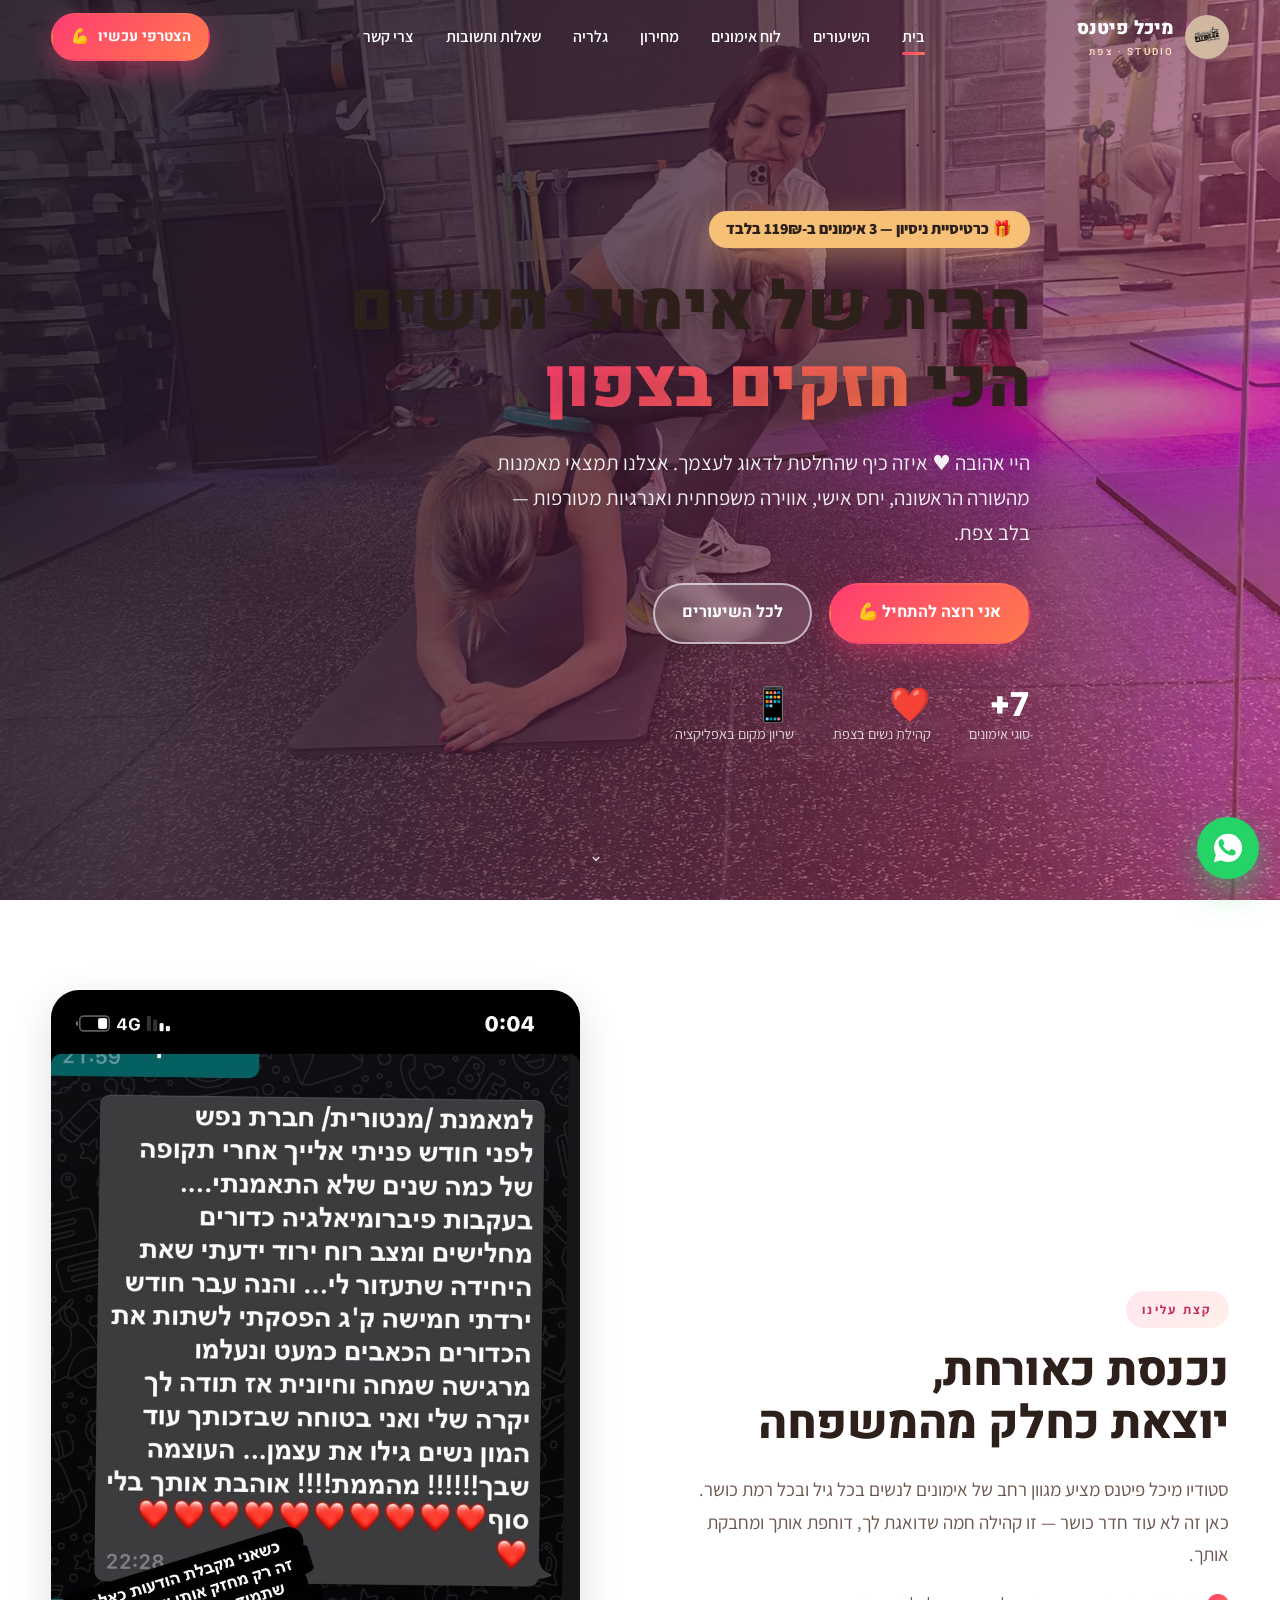
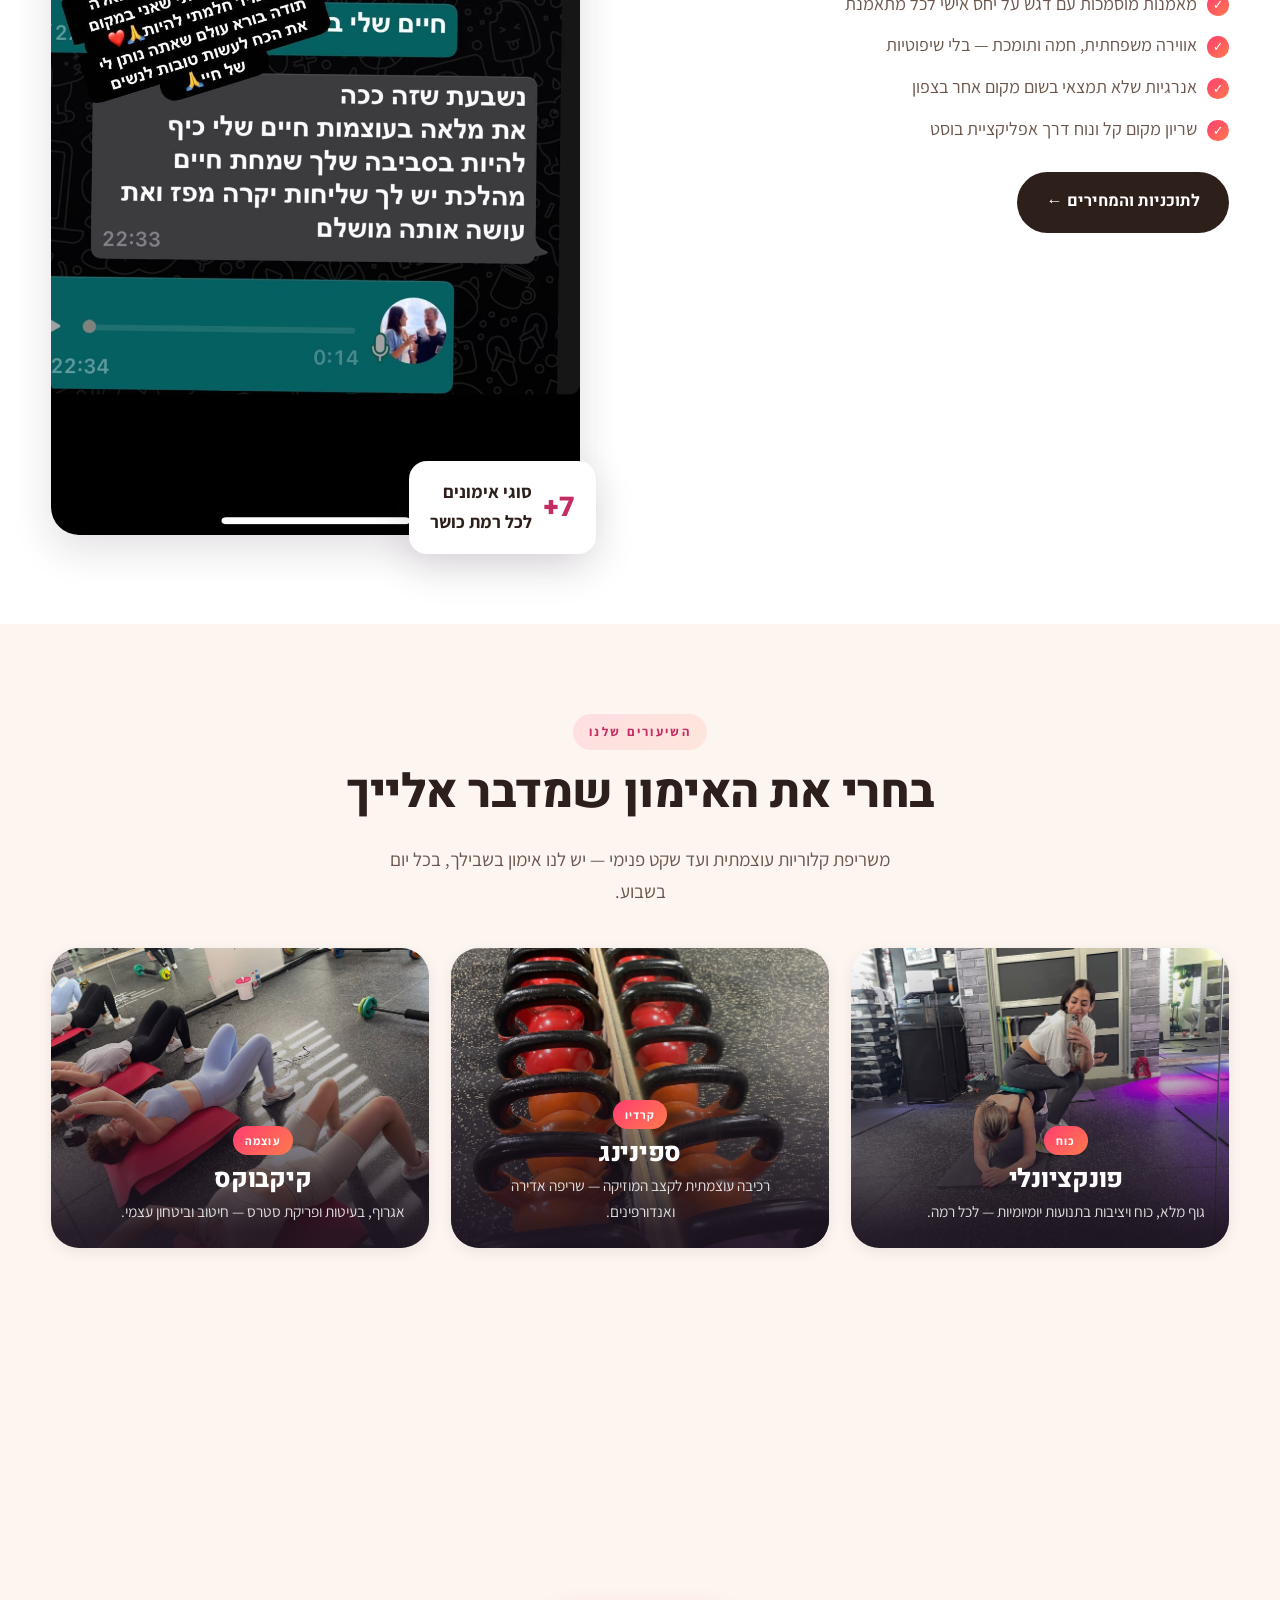
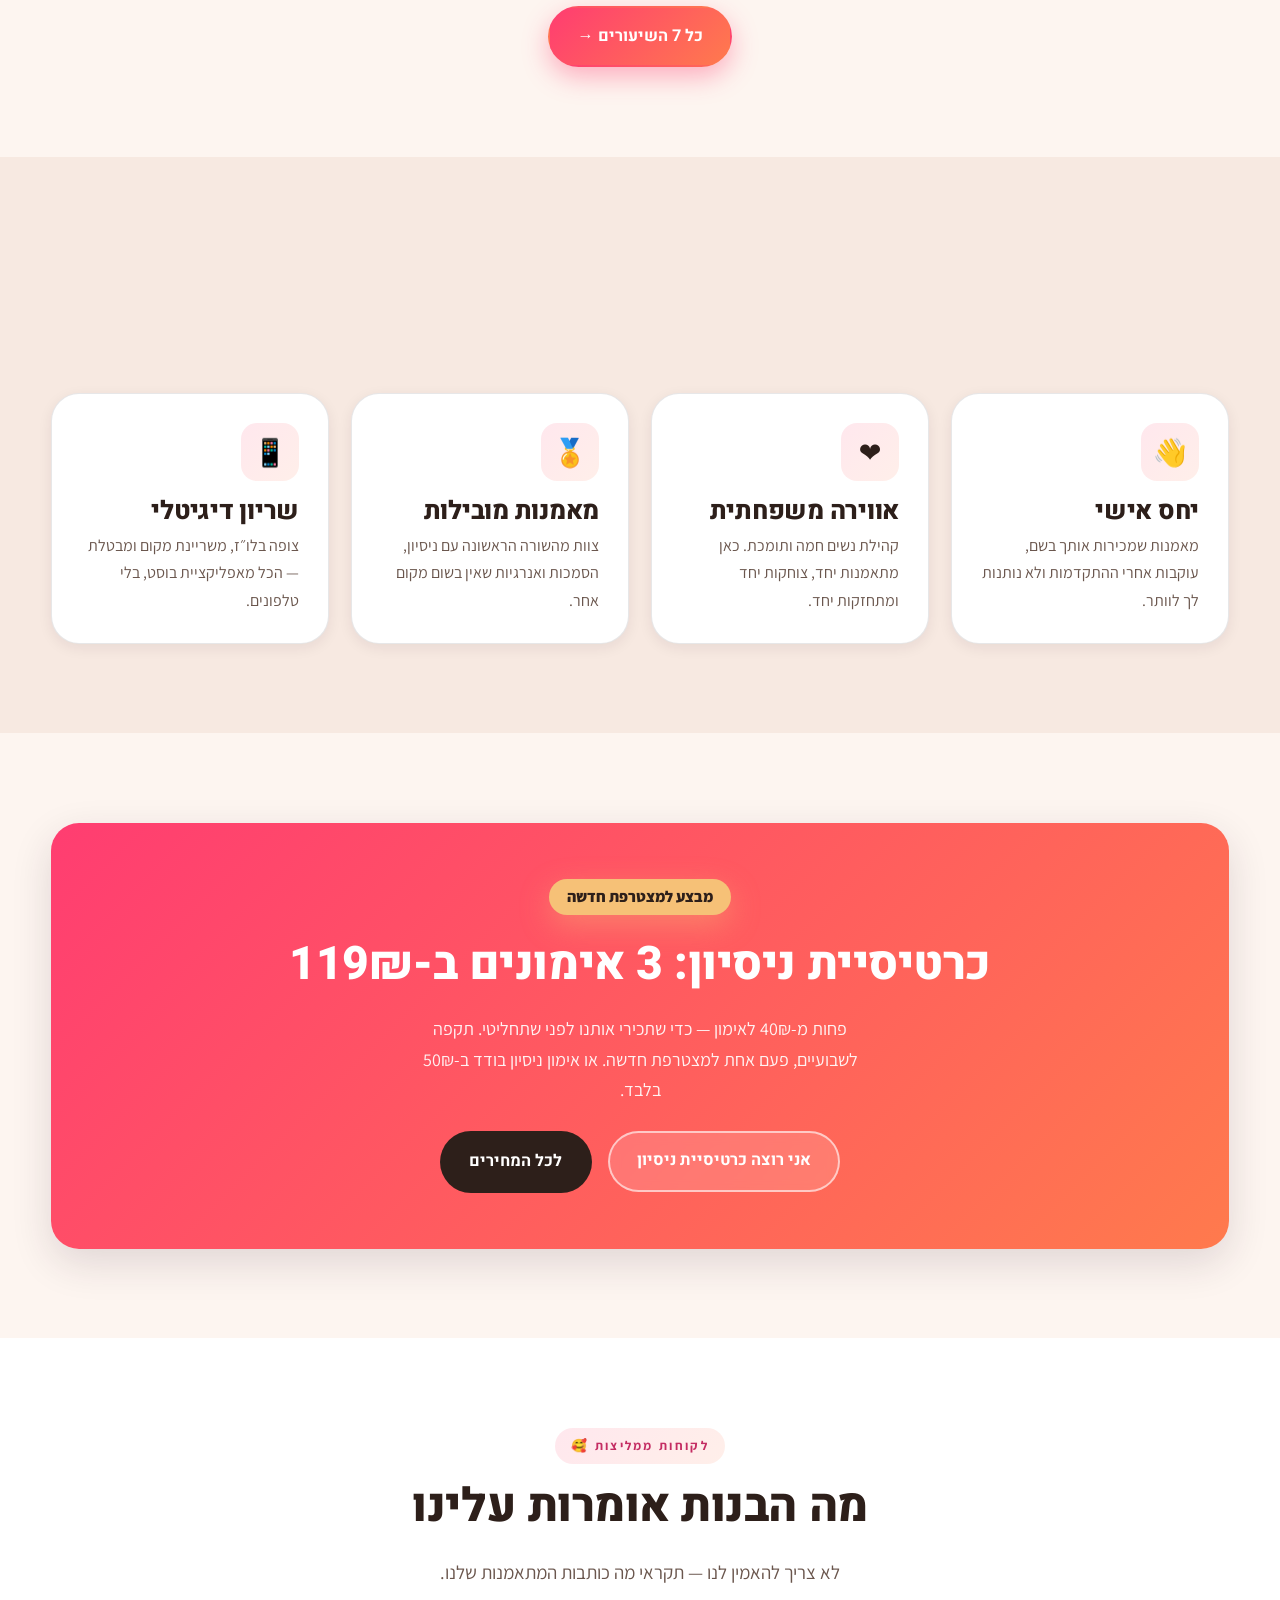
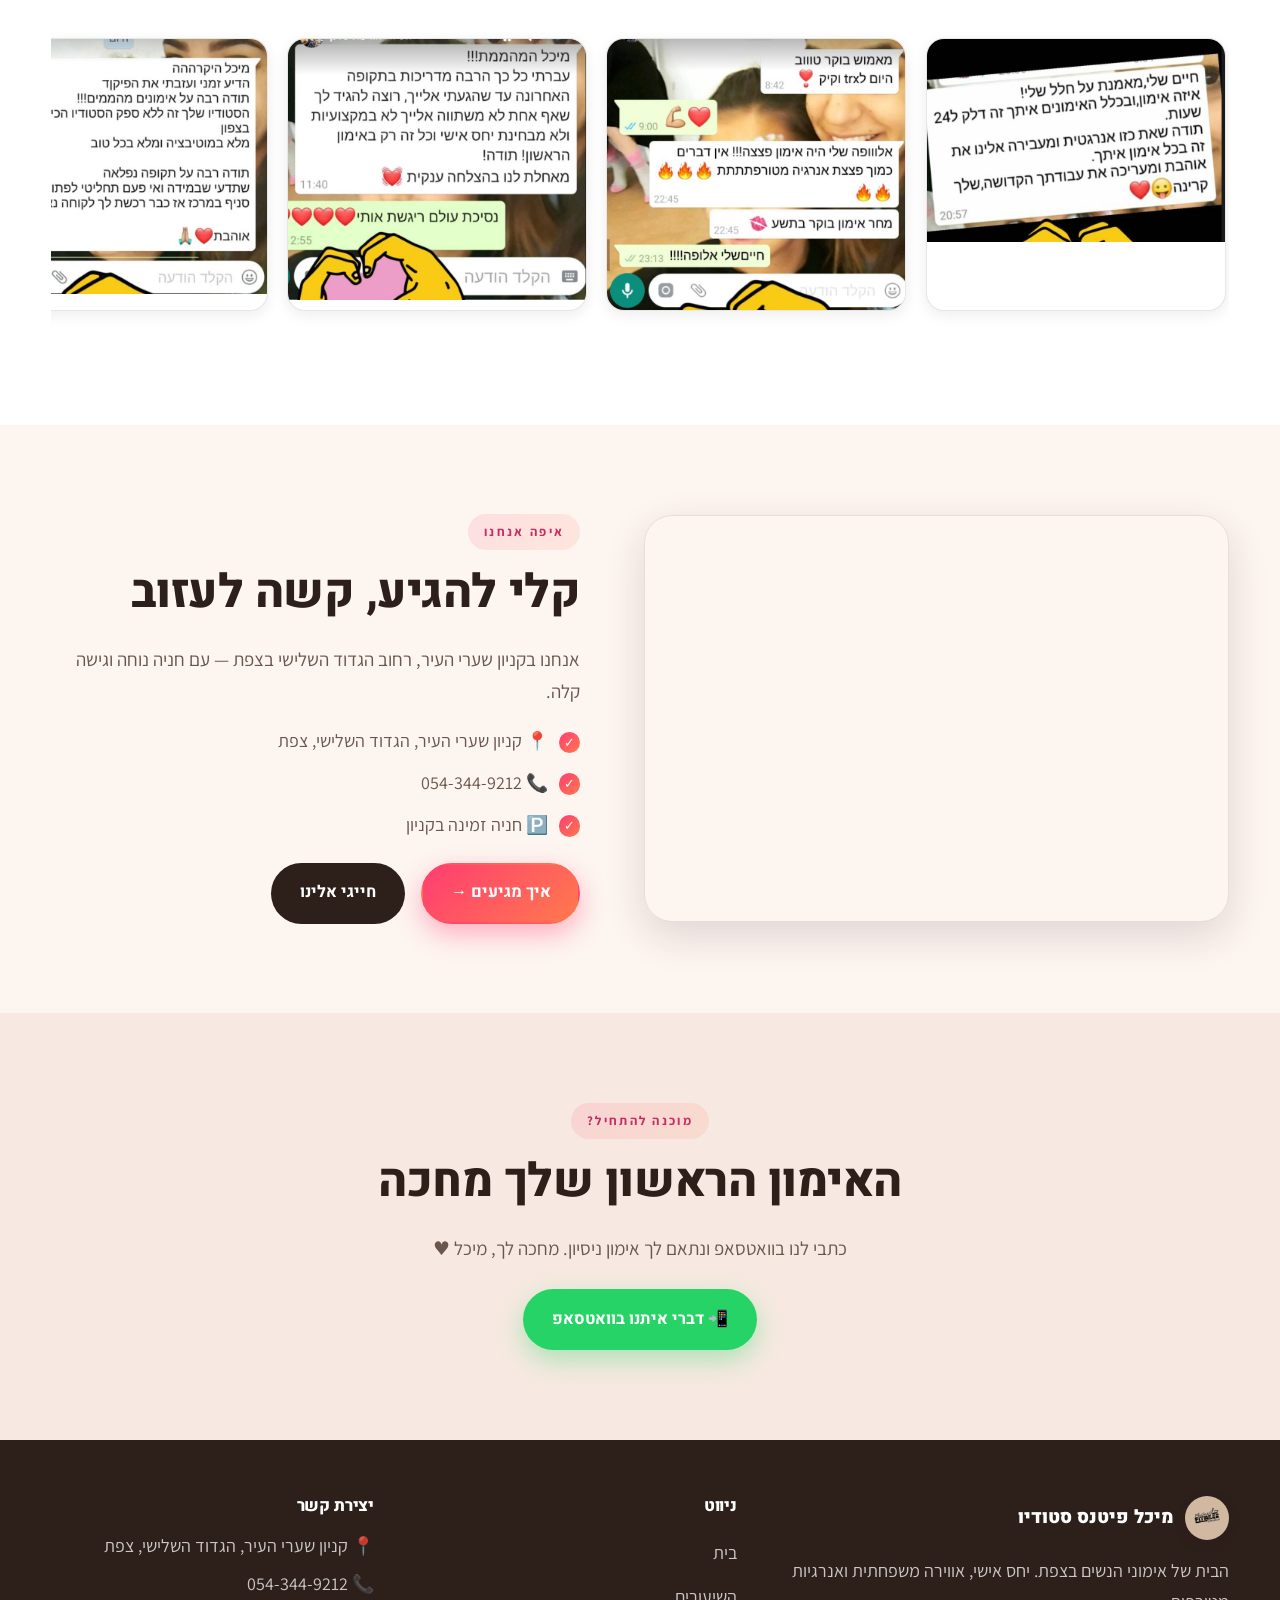
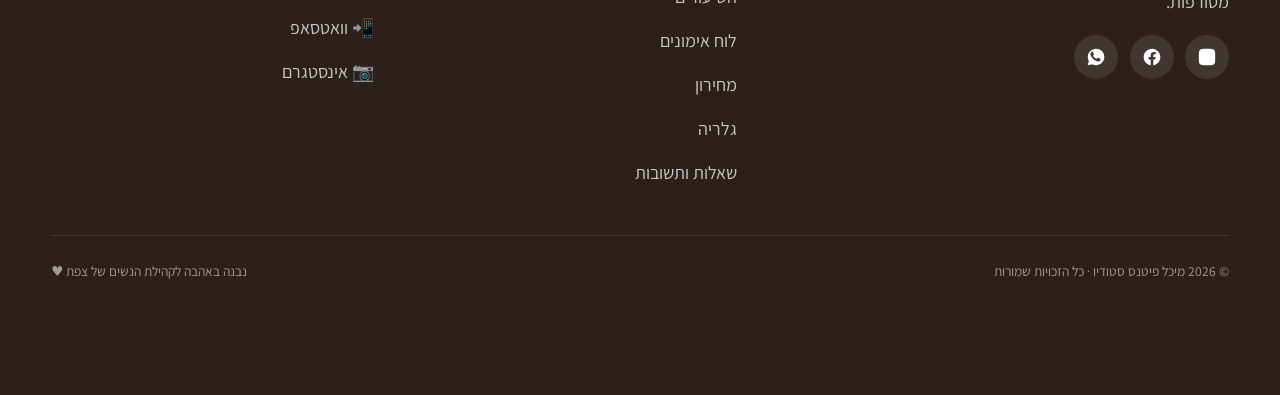
<file: index.html>
<!doctype html>
<html lang="he" dir="rtl">
<head>
<meta charset="utf-8">
<meta name="viewport" content="width=device-width,initial-scale=1,viewport-fit=cover">
<title>מיכל פיטנס סטודיו | סטודיו אימונים לנשים בצפת – ספינינג, קיקבוקס, יוגה ועוד</title>
<meta name="description" content="סטודיו מיכל פיטנס – הבית של אימוני הנשים בצפת. פונקציונלי, ספינינג, קיקבוקס, קנגו ג׳אמפ, יוגה, חיטוב וריצה, ביחס אישי ובאווירה משפחתית. כרטיסיית ניסיון: 3 אימונים ב-119₪.">
<meta name="theme-color" content="#1c1320">
<link rel="canonical" href="https://wattsonworks.github.io/MF/">
<meta property="og:type" content="business.business">
<meta property="og:title" content="מיכל פיטנס סטודיו | סטודיו אימונים לנשים בצפת">
<meta property="og:description" content="המשפחה הכי חזקה בצפון. 7 סוגי אימונים, יחס אישי ואווירה משפחתית. כרטיסיית ניסיון: 3 אימונים ב-119₪.">
<meta property="og:image" content="assets/img/gallery/a6.jpg">
<meta property="og:locale" content="he_IL">
<link rel="preconnect" href="https://fonts.googleapis.com">
<link rel="preconnect" href="https://fonts.gstatic.com" crossorigin>
<link href="https://fonts.googleapis.com/css2?family=Assistant:wght@400;600;700&family=Heebo:wght@700;800;900&display=swap" rel="stylesheet">
<link rel="stylesheet" href="assets/css/style.css">
<link rel="icon" href="assets/img/logo.png">
<script type="application/ld+json">
{
  "@context":"https://schema.org",
  "@type":"HealthClub",
  "name":"מיכל פיטנס סטודיו",
  "image":"https://wattsonworks.github.io/MF/assets/img/gallery/a6.jpg",
  "description":"סטודיו אימונים לנשים בצפת – ספינינג, קיקבוקס, פונקציונלי, קנגו ג׳אמפ, יוגה, חיטוב וקבוצת ריצה.",
  "url":"https://wattsonworks.github.io/MF/",
  "telephone":"+972543449212",
  "priceRange":"₪₪",
  "address":{"@type":"PostalAddress","streetAddress":"קניון שערי העיר, הגדוד השלישי","addressLocality":"צפת","addressCountry":"IL"},
  "geo":{"@type":"GeoCoordinates","latitude":32.9686,"longitude":35.4889},
  "sameAs":["https://instagram.com/michal_fitness_studio","https://www.facebook.com/m.r.f.077"]
}
</script>
</head>
<body>

<header class="hdr">
  <div class="wrap">
    <a href="index.html" class="brand">
      <img src="assets/img/logo.png" alt="מיכל פיטנס סטודיו">
      <span>מיכל פיטנס<span class="b-sub">Studio · צפת</span></span>
    </a>
    <nav class="nav" aria-label="ניווט ראשי">
      <a href="index.html" class="active">בית</a>
      <a href="classes.html">השיעורים</a>
      <a href="schedule.html">לוח אימונים</a>
      <a href="pricing.html">מחירון</a>
      <a href="gallery.html">גלריה</a>
      <a href="faq.html">שאלות ותשובות</a>
      <a href="contact.html">צרי קשר</a>
    </nav>
    <div class="hdr-cta">
      <a href="https://wa.me/972543449212?text=היי מיכל! אני מעוניינת לשמוע פרטים על הסטודיו 💪" class="btn btn-primary btn-sm" target="_blank" rel="noopener"><span class="btn-text">הצטרפי עכשיו</span> 💪</a>
      <button class="burger" aria-label="פתיחת תפריט" aria-expanded="false"><span></span><span></span><span></span></button>
    </div>
  </div>
</header>
<div class="nav-scrim"></div>

<!-- HERO -->
<section class="hero">
  <img class="hero-bg" src="assets/img/gallery/a6.jpg" alt="אימון בסטודיו מיכל פיטנס">
  <div class="wrap">
    <span class="offer-chip">🎁 כרטיסיית ניסיון — 3 אימונים ב-119₪ בלבד</span>
    <h1>הבית של אימוני הנשים<br>הכי <span class="grad-text">חזקים בצפון</span></h1>
    <p class="lead">היי אהובה ♥️ איזה כיף שהחלטת לדאוג לעצמך. אצלנו תמצאי מאמנות מהשורה הראשונה, יחס אישי, אווירה משפחתית ואנרגיות מטורפות — בלב צפת.</p>
    <div class="hero-cta">
      <a href="https://wa.me/972543449212?text=היי מיכל! אני מעוניינת בכרטיסיית ניסיון – 3 אימונים 💪" class="btn btn-primary" target="_blank" rel="noopener">אני רוצה להתחיל 💪</a>
      <a href="classes.html" class="btn btn-ghost">לכל השיעורים</a>
    </div>
    <div class="hero-stats">
      <div><div class="num">7+</div><div class="lbl">סוגי אימונים</div></div>
      <div><div class="num">❤️</div><div class="lbl">קהילת נשים בצפת</div></div>
      <div><div class="num">📱</div><div class="lbl">שריון מקום באפליקציה</div></div>
    </div>
  </div>
  <a href="#about" class="scroll-ind" aria-label="גלילה למטה">⌄</a>
</section>

<!-- ABOUT -->
<section class="sec tint" id="about">
  <div class="wrap split">
    <div class="reveal">
      <span class="eyebrow">קצת עלינו</span>
      <h2>נכנסת כאורחת,<br>יוצאת כחלק מהמשפחה</h2>
      <p class="lead">סטודיו מיכל פיטנס מציע מגוון רחב של אימונים לנשים בכל גיל ובכל רמת כושר. כאן זה לא עוד חדר כושר — זו קהילה חמה שדואגת לך, דוחפת אותך ומחבקת אותך.</p>
      <ul class="tick">
        <li>מאמנות מוסמכות עם דגש על יחס אישי לכל מתאמנת</li>
        <li>אווירה משפחתית, חמה ותומכת — בלי שיפוטיות</li>
        <li>אנרגיות שלא תמצאי בשום מקום אחר בצפון</li>
        <li>שריון מקום קל ונוח דרך אפליקציית בוסט</li>
      </ul>
      <a href="pricing.html" class="btn btn-dark" style="margin-top:1rem">לתוכניות והמחירים ←</a>
    </div>
    <div class="media-stack reveal d2">
      <img src="assets/img/gallery/p6.jpg" alt="אימון בסטודיו מיכל פיטנס">
      <div class="float bl"><span class="big">7+</span><span>סוגי אימונים<br>לכל רמת כושר</span></div>
    </div>
  </div>
</section>

<!-- CLASSES -->
<section class="sec center">
  <div class="wrap">
    <div class="sec-head center reveal">
      <span class="eyebrow">השיעורים שלנו</span>
      <h2>בחרי את האימון שמדבר אלייך</h2>
      <p class="lead">משריפת קלוריות עוצמתית ועד שקט פנימי — יש לנו אימון בשבילך, בכל יום בשבוע.</p>
    </div>
    <div class="grid g-3">
      <a class="class-card reveal" href="classes.html"><img src="assets/img/gallery/a6.jpg" alt="פונקציונלי"><div class="cc-body"><span class="tag">כוח</span><h3>פונקציונלי</h3><p>גוף מלא, כוח ויציבות בתנועות יומיומיות — לכל רמה.</p></div></a>
      <a class="class-card reveal d1" href="classes.html"><img src="assets/img/gallery/a3.jpg" alt="ספינינג"><div class="cc-body"><span class="tag">קרדיו</span><h3>ספינינג</h3><p>רכיבה עוצמתית לקצב המוזיקה — שריפה אדירה ואנדורפינים.</p></div></a>
      <a class="class-card reveal d2" href="classes.html"><img src="assets/img/gallery/a10.jpg" alt="קיקבוקס"><div class="cc-body"><span class="tag">עוצמה</span><h3>קיקבוקס</h3><p>אגרוף, בעיטות ופריקת סטרס — חיטוב וביטחון עצמי.</p></div></a>
      <a class="class-card reveal" href="classes.html"><img src="assets/img/gallery/a11.jpg" alt="קנגו ג׳אמפ"><div class="cc-body"><span class="tag">כיף</span><h3>קנגו ג׳אמפ</h3><p>קפיצות על נעלי קנגו — עומס מופחת ושריפה מקסימלית.</p></div></a>
      <a class="class-card reveal d1" href="classes.html"><img src="assets/img/gallery/p5.jpg" alt="יוגה"><div class="cc-body"><span class="tag">איזון</span><h3>יוגה</h3><p>נשימה, גמישות ושקט פנימי — לשחרר את היום.</p></div></a>
      <a class="class-card reveal d2" href="classes.html"><img src="assets/img/gallery/a5.jpg" alt="עיצוב וחיטוב"><div class="cc-body"><span class="tag">חיטוב</span><h3>עיצוב וחיטוב</h3><p>חיזוק ממוקד לבטן, ישבן ורגליים — קווי גוף מעוצבים.</p></div></a>
    </div>
    <a href="classes.html" class="btn btn-primary" style="margin-top:2.2rem">כל 7 השיעורים →</a>
  </div>
</section>

<!-- WHY US -->
<section class="sec tint-2">
  <div class="wrap">
    <div class="sec-head center reveal">
      <span class="eyebrow">למה דווקא אצלנו</span>
      <h2>הסיבות שבגללן נשארות</h2>
    </div>
    <div class="grid g-4">
      <div class="card reveal"><div class="ico">👋</div><h3>יחס אישי</h3><p>מאמנות שמכירות אותך בשם, עוקבות אחרי ההתקדמות ולא נותנות לך לוותר.</p></div>
      <div class="card reveal d1"><div class="ico">❤️</div><h3>אווירה משפחתית</h3><p>קהילת נשים חמה ותומכת. כאן מתאמנות יחד, צוחקות יחד ומתחזקות יחד.</p></div>
      <div class="card reveal d2"><div class="ico">🏅</div><h3>מאמנות מובילות</h3><p>צוות מהשורה הראשונה עם ניסיון, הסמכות ואנרגיות שאין בשום מקום אחר.</p></div>
      <div class="card reveal d3"><div class="ico">📱</div><h3>שריון דיגיטלי</h3><p>צופה בלו״ז, משריינת מקום ומבטלת — הכל מאפליקציית בוסט, בלי טלפונים.</p></div>
    </div>
  </div>
</section>

<!-- TRIAL OFFER BAND -->
<section class="sec">
  <div class="wrap">
    <div class="cta-band reveal">
      <span class="offer-chip">מבצע למצטרפת חדשה</span>
      <h2>כרטיסיית ניסיון: 3 אימונים ב-119₪</h2>
      <p>פחות מ-40₪ לאימון — כדי שתכירי אותנו לפני שתחליטי. תקפה לשבועיים, פעם אחת למצטרפת חדשה. או אימון ניסיון בודד ב-50₪ בלבד.</p>
      <div class="btn-row">
        <a href="https://wa.me/972543449212?text=היי מיכל! אני מעוניינת בכרטיסיית ניסיון – 3 אימונים 💪" class="btn btn-ghost" target="_blank" rel="noopener">אני רוצה כרטיסיית ניסיון</a>
        <a href="pricing.html" class="btn btn-dark">לכל המחירים</a>
      </div>
    </div>
  </div>
</section>

<!-- TESTIMONIALS -->
<section class="sec tint center">
  <div class="wrap">
    <div class="sec-head center reveal">
      <span class="eyebrow">לקוחות ממליצות 🥰</span>
      <h2>מה הבנות אומרות עלינו</h2>
      <p class="lead">לא צריך להאמין לנו — תקראי מה כותבות המתאמנות שלנו.</p>
    </div>
    <div class="reviews-scroll reveal">
      <div class="review"><img src="assets/img/reviews/r1.png" alt="המלצה" loading="lazy"></div>
      <div class="review"><img src="assets/img/reviews/r2.png" alt="המלצה" loading="lazy"></div>
      <div class="review"><img src="assets/img/reviews/r3.png" alt="המלצה" loading="lazy"></div>
      <div class="review"><img src="assets/img/reviews/r4.png" alt="המלצה" loading="lazy"></div>
      <div class="review"><img src="assets/img/reviews/r5.png" alt="המלצה" loading="lazy"></div>
      <div class="review"><img src="assets/img/reviews/r6.png" alt="המלצה" loading="lazy"></div>
    </div>
  </div>
</section>

<!-- LOCATION -->
<section class="sec">
  <div class="wrap split">
    <div class="media-stack reveal">
      <div class="map-wrap">
        <iframe title="מיקום הסטודיו" loading="lazy" src="https://maps.google.com/maps?q=%D7%A7%D7%A0%D7%99%D7%95%D7%9F%20%D7%A9%D7%A2%D7%A8%D7%99%20%D7%94%D7%A2%D7%99%D7%A8%20%D7%A6%D7%A4%D7%AA&t=&z=15&ie=UTF8&iwloc=&output=embed"></iframe>
      </div>
    </div>
    <div class="reveal d1">
      <span class="eyebrow">איפה אנחנו</span>
      <h2>קלי להגיע, קשה לעזוב</h2>
      <p class="lead">אנחנו בקניון שערי העיר, רחוב הגדוד השלישי בצפת — עם חניה נוחה וגישה קלה.</p>
      <ul class="tick">
        <li>📍 קניון שערי העיר, הגדוד השלישי, צפת</li>
        <li>📞 054-344-9212</li>
        <li>🅿️ חניה זמינה בקניון</li>
      </ul>
      <div class="hero-cta" style="margin-top:1.4rem">
        <a href="contact.html" class="btn btn-primary">איך מגיעים →</a>
        <a href="tel:0543449212" class="btn btn-dark">חייגי אלינו</a>
      </div>
    </div>
  </div>
</section>

<!-- FINAL CTA -->
<section class="sec tint-2">
  <div class="wrap center">
    <div class="reveal">
      <span class="eyebrow">מוכנה להתחיל?</span>
      <h2>האימון הראשון שלך מחכה</h2>
      <p class="lead center">כתבי לנו בוואטסאפ ונתאם לך אימון ניסיון. מחכה לך, מיכל ♥️</p>
      <div class="hero-cta" style="justify-content:center;margin-top:1.6rem">
        <a href="https://wa.me/972543449212?text=היי מיכל! אני מעוניינת לשמוע פרטים על הסטודיו 💪" class="btn btn-wa" target="_blank" rel="noopener">📲 דברי איתנו בוואטסאפ</a>
      </div>
    </div>
  </div>
</section>

<!-- FOOTER -->
<footer class="ftr">
  <div class="wrap">
    <div class="ftr-grid">
      <div>
        <div class="brand" style="display:flex;align-items:center;gap:.65rem"><img src="assets/img/logo.png" alt="" style="width:44px;height:44px;border-radius:50%"><span style="font-weight:900;font-family:Heebo">מיכל פיטנס סטודיו</span></div>
        <p>הבית של אימוני הנשים בצפת. יחס אישי, אווירה משפחתית ואנרגיות מטורפות.</p>
        <div class="socials">
          <a href="https://instagram.com/michal_fitness_studio" target="_blank" rel="noopener" aria-label="אינסטגרם"><svg viewBox="0 0 24 24"><path d="M12 2.2c3.2 0 3.58.01 4.85.07 1.17.05 1.8.25 2.23.41.56.22.96.48 1.38.9.42.42.68.82.9 1.38.16.42.36 1.06.41 2.23.06 1.27.07 1.65.07 4.85s-.01 3.58-.07 4.85c-.05 1.17-.25 1.8-.41 2.23-.22.56-.48.96-.9 1.38-.42.42-.82.68-1.38.9-.42.16-1.06.36-2.23.41-1.27.06-1.65.07-4.85.07s-3.58-.01-4.85-.07c-1.17-.05-1.8-.25-2.23-.41a3.7 3.7 0 0 1-1.38-.9 3.7 3.7 0 0 1-.9-1.38c-.16-.42-.36-1.06-.41-2.23C2.21 15.58 2.2 15.2 2.2 12s.01-3.58.07-4.85c.05-1.17.25-1.8.41-2.23.22-.56.48-.96.9-1.38.42-.42.82-.68 1.38-.9.42-.16 1.06-.36 2.23-.41C8.42 2.21 8.8 2.2 12 2.2zm0 3.06A4.94 4.94 0 1 1 7.06 12 4.94 4.94 0 0 1 12 7.06zm0 1.8A3.14 3.14 0 1 0 15.14 12 3.14 3.14 0 0 0 12 8.86zm5.16-2.99a1.15 1.15 0 1 1-1.15 1.15 1.15 1.15 0 0 1 1.15-1.15z"/></svg></a>
          <a href="https://www.facebook.com/m.r.f.077" target="_blank" rel="noopener" aria-label="פייסבוק"><svg viewBox="0 0 24 24"><path d="M22 12.06C22 6.5 17.52 2 12 2S2 6.5 2 12.06c0 5.02 3.66 9.18 8.44 9.94v-7.03H7.9v-2.91h2.54V9.85c0-2.52 1.49-3.91 3.78-3.91 1.09 0 2.24.2 2.24.2v2.47h-1.26c-1.24 0-1.63.78-1.63 1.57v1.88h2.78l-.44 2.91h-2.34V22c4.78-.76 8.44-4.92 8.44-9.94z"/></svg></a>
          <a href="https://wa.me/972543449212" target="_blank" rel="noopener" aria-label="וואטסאפ"><svg viewBox="0 0 24 24"><path d="M12.04 2C6.58 2 2.13 6.45 2.13 11.91c0 1.75.46 3.45 1.32 4.95L2 22l5.25-1.38c1.45.79 3.08 1.21 4.79 1.21h.01c5.46 0 9.91-4.45 9.91-9.91 0-2.65-1.03-5.14-2.9-7.01A9.82 9.82 0 0 0 12.04 2zm5.4 13.86c-.25.71-1.44 1.36-2 1.4-.51.04-1.16.21-3.66-.78-3.08-1.25-5.04-4.39-5.19-4.6-.15-.21-1.25-1.67-1.25-3.18 0-1.51.79-2.25 1.07-2.56.28-.31.61-.39.81-.39.2 0 .41 0 .58.01.19.01.43-.07.67.51.25.6.85 2.07.92 2.22.07.15.12.33.02.53-.1.21-.15.33-.3.51-.15.18-.31.4-.45.53-.15.15-.3.31-.13.6.17.29.76 1.25 1.63 2.02 1.12 1 2.06 1.31 2.35 1.46.29.15.46.13.63-.08.17-.21.73-.85.93-1.14.2-.29.39-.24.66-.14.27.1 1.71.81 2 .96.29.15.49.22.56.34.07.12.07.71-.18 1.42z"/></svg></a>
        </div>
      </div>
      <div>
        <h4>ניווט</h4>
        <ul>
          <li><a href="index.html">בית</a></li>
          <li><a href="classes.html">השיעורים</a></li>
          <li><a href="schedule.html">לוח אימונים</a></li>
          <li><a href="pricing.html">מחירון</a></li>
          <li><a href="gallery.html">גלריה</a></li>
          <li><a href="faq.html">שאלות ותשובות</a></li>
        </ul>
      </div>
      <div>
        <h4>יצירת קשר</h4>
        <ul>
          <li>📍 קניון שערי העיר, הגדוד השלישי, צפת</li>
          <li>📞 <a href="tel:0543449212">054-344-9212</a></li>
          <li>📲 <a href="https://wa.me/972543449212" target="_blank" rel="noopener">וואטסאפ</a></li>
          <li>📷 <a href="https://instagram.com/michal_fitness_studio" target="_blank" rel="noopener">אינסטגרם</a></li>
        </ul>
      </div>
    </div>
    <div class="ftr-bot">
      <span>© <span id="yr">2026</span> מיכל פיטנס סטודיו · כל הזכויות שמורות</span>
      <span>נבנה באהבה לקהילת הנשים של צפת ♥️</span>
    </div>
  </div>
</footer>

<a class="wa-float" href="https://wa.me/972543449212?text=היי מיכל! אני מעוניינת לשמוע פרטים על הסטודיו 💪" target="_blank" rel="noopener" aria-label="צרי קשר בוואטסאפ">
  <svg viewBox="0 0 24 24"><path d="M12.04 2C6.58 2 2.13 6.45 2.13 11.91c0 1.75.46 3.45 1.32 4.95L2 22l5.25-1.38c1.45.79 3.08 1.21 4.79 1.21h.01c5.46 0 9.91-4.45 9.91-9.91 0-2.65-1.03-5.14-2.9-7.01A9.82 9.82 0 0 0 12.04 2zm5.4 13.86c-.25.71-1.44 1.36-2 1.4-.51.04-1.16.21-3.66-.78-3.08-1.25-5.04-4.39-5.19-4.6-.15-.21-1.25-1.67-1.25-3.18 0-1.51.79-2.25 1.07-2.56.28-.31.61-.39.81-.39.2 0 .41 0 .58.01.19.01.43-.07.67.51.25.6.85 2.07.92 2.22.07.15.12.33.02.53-.1.21-.15.33-.3.51-.15.18-.31.4-.45.53-.15.15-.3.31-.13.6.17.29.76 1.25 1.63 2.02 1.12 1 2.06 1.31 2.35 1.46.29.15.46.13.63-.08.17-.21.73-.85.93-1.14.2-.29.39-.24.66-.14.27.1 1.71.81 2 .96.29.15.49.22.56.34.07.12.07.71-.18 1.42z"/></svg>
</a>

<script src="assets/js/main.js"></script>
</body>
</html>
</file>
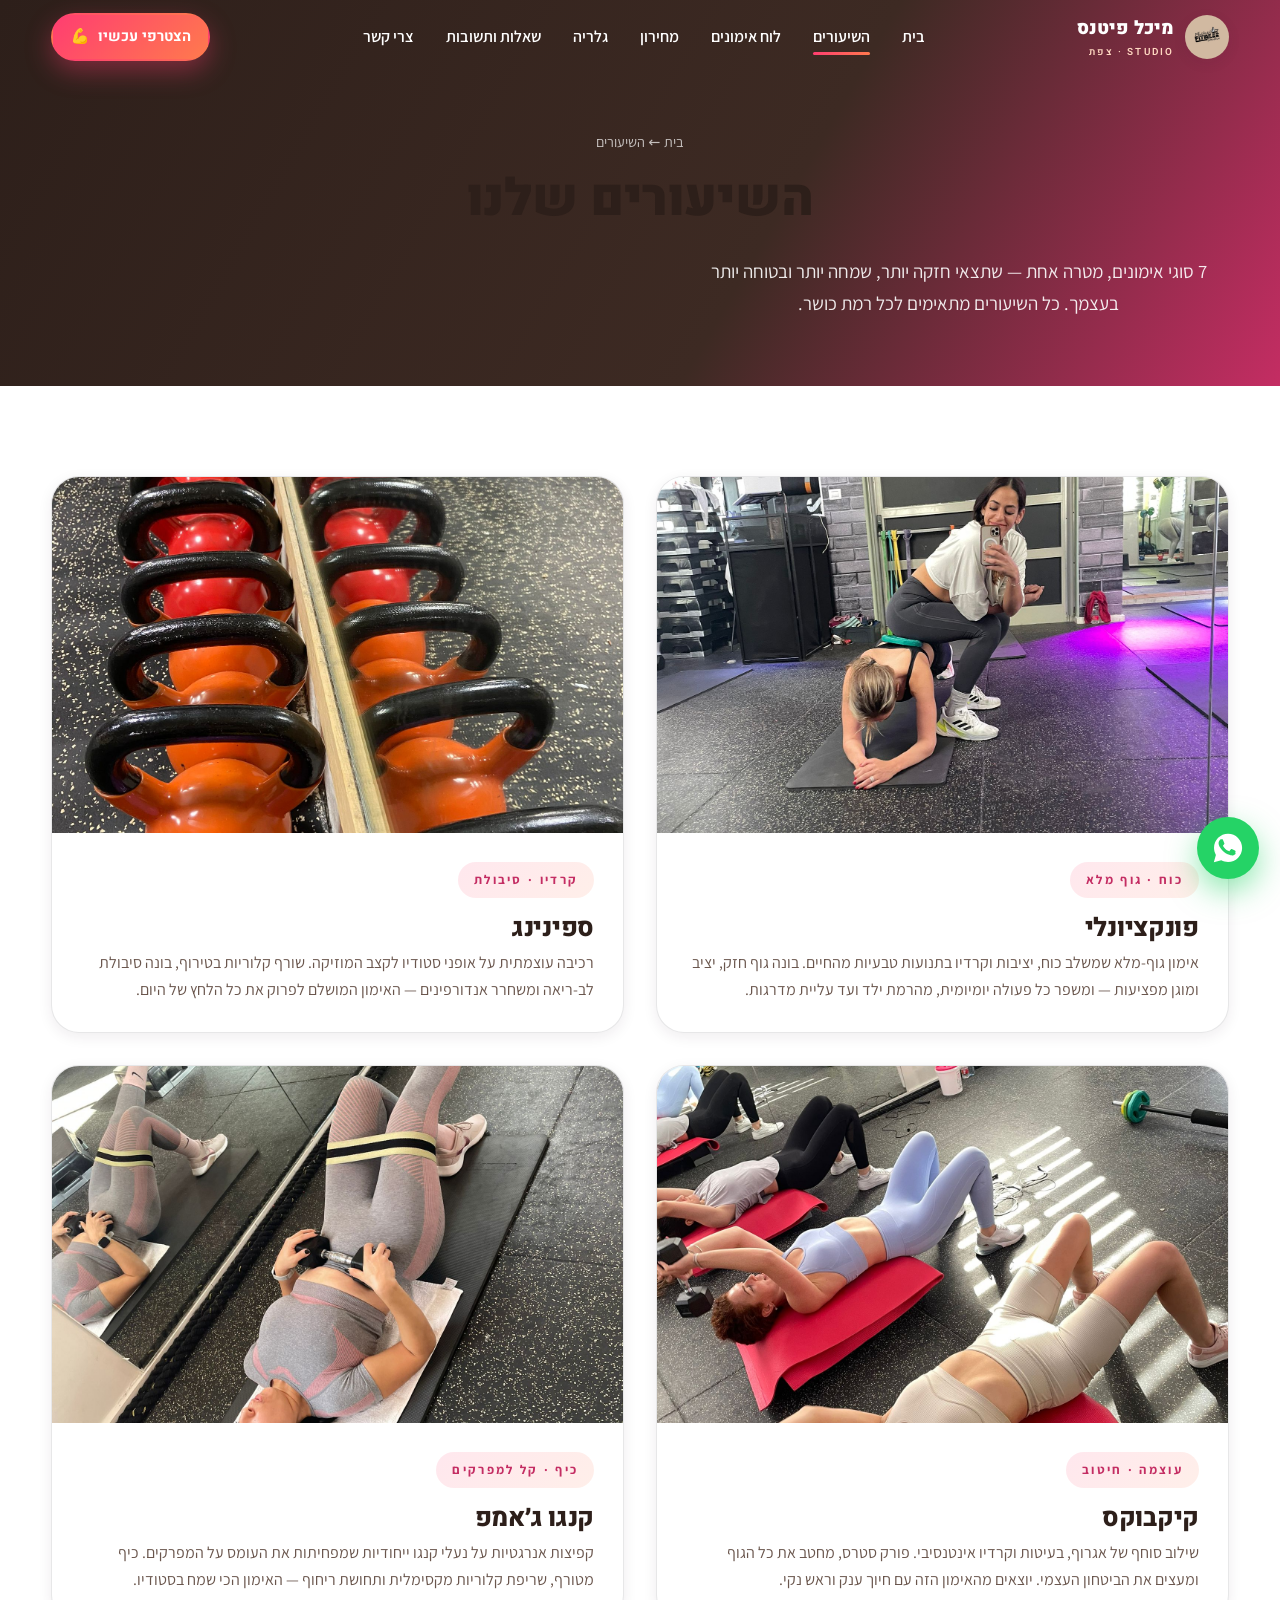
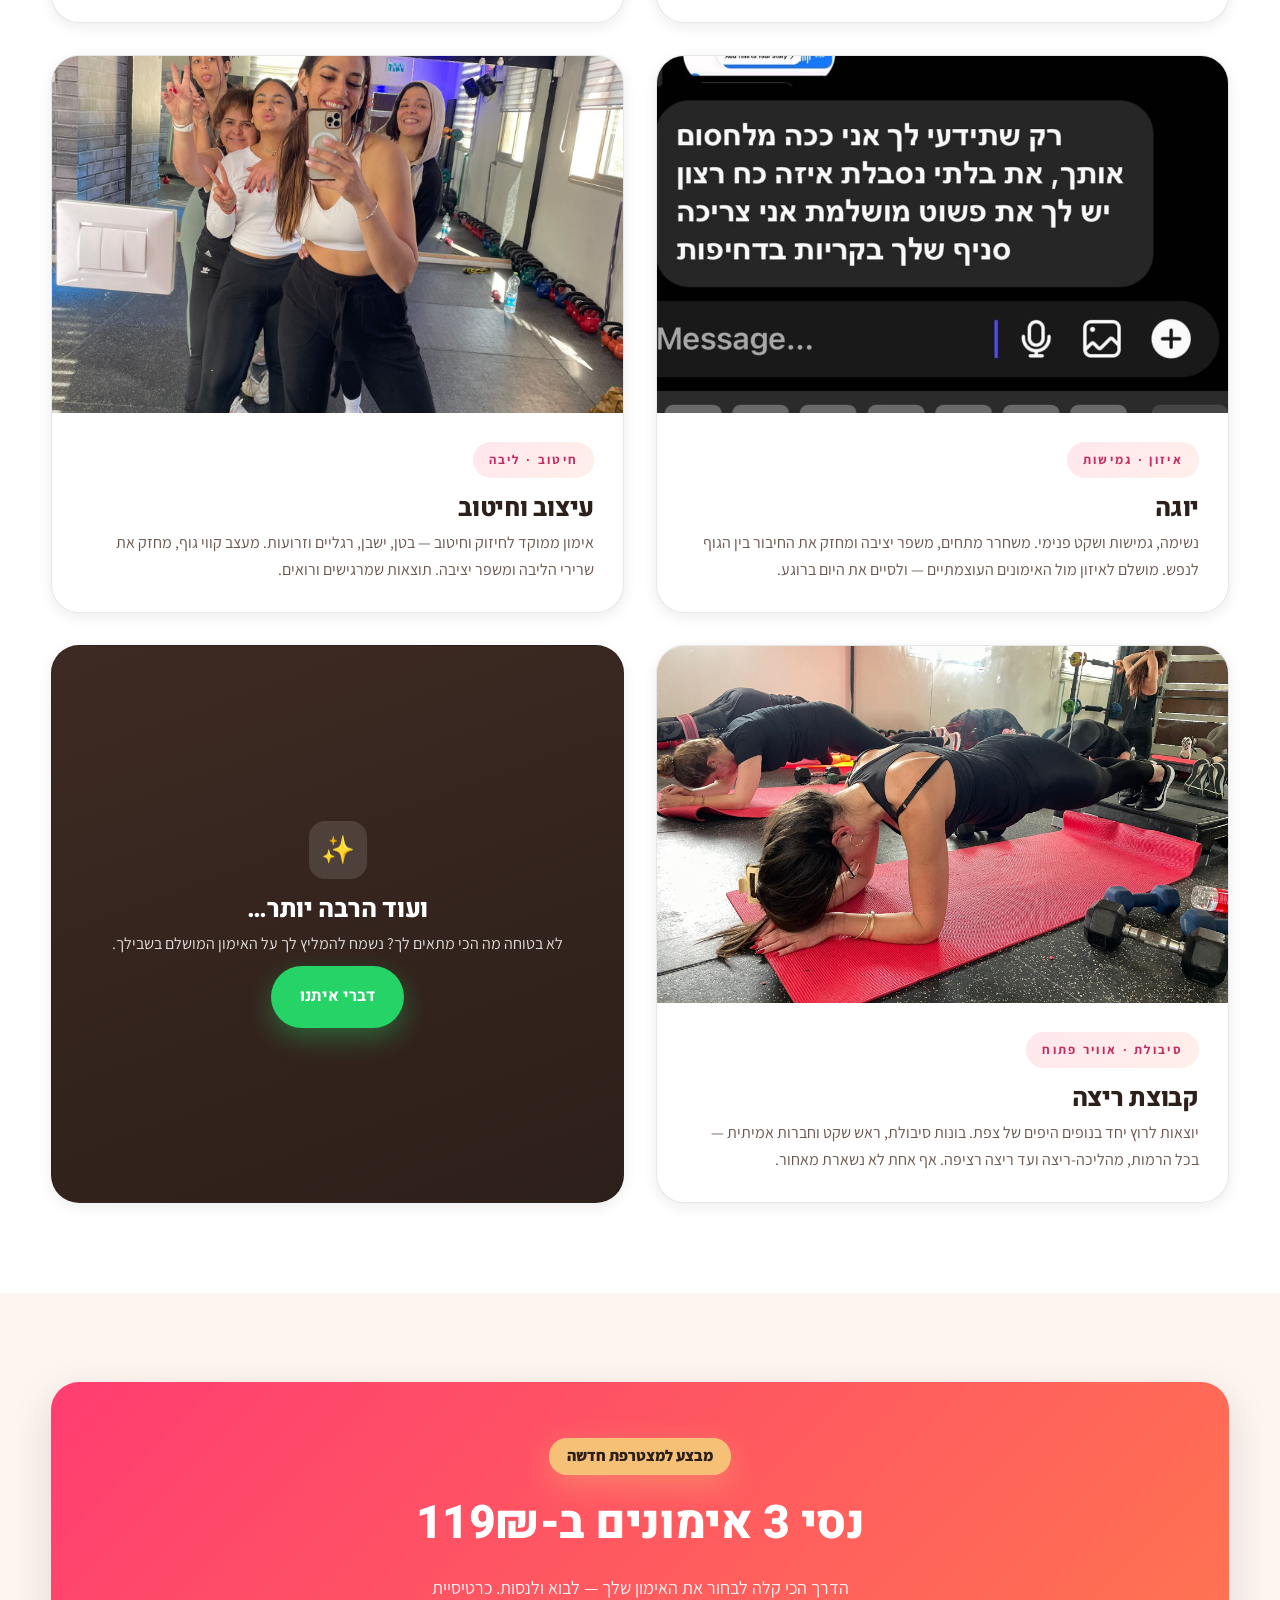
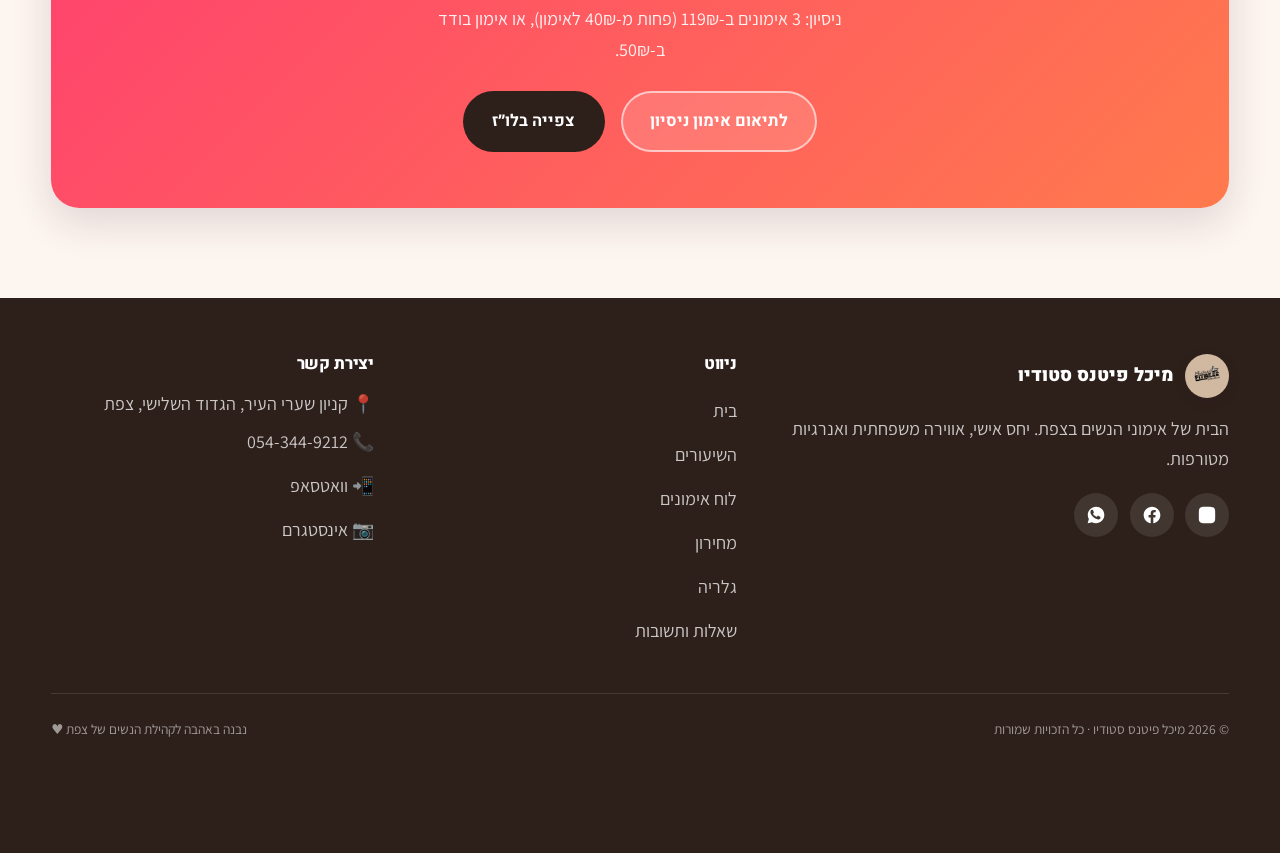
<file: classes.html>
<!doctype html>
<html lang="he" dir="rtl">
<head>
<meta charset="utf-8">
<meta name="viewport" content="width=device-width,initial-scale=1,viewport-fit=cover">
<title>השיעורים | מיכל פיטנס סטודיו צפת</title>
<meta name="description" content="כל סוגי האימונים בסטודיו מיכל פיטנס בצפת: פונקציונלי, ספינינג, קיקבוקס, קנגו ג׳אמפ, יוגה, עיצוב וחיטוב וקבוצת ריצה. אימון לכל מטרה ולכל רמת כושר.">
<meta name="theme-color" content="#1c1320">
<link rel="preconnect" href="https://fonts.googleapis.com">
<link rel="preconnect" href="https://fonts.gstatic.com" crossorigin>
<link href="https://fonts.googleapis.com/css2?family=Assistant:wght@400;600;700&family=Heebo:wght@700;800;900&display=swap" rel="stylesheet">
<link rel="stylesheet" href="assets/css/style.css">
<link rel="icon" href="assets/img/logo.png">
</head>
<body>

<header class="hdr">
  <div class="wrap">
    <a href="index.html" class="brand">
      <img src="assets/img/logo.png" alt="מיכל פיטנס סטודיו">
      <span>מיכל פיטנס<span class="b-sub">Studio · צפת</span></span>
    </a>
    <nav class="nav" aria-label="ניווט ראשי">
      <a href="index.html">בית</a>
      <a href="classes.html" class="active">השיעורים</a>
      <a href="schedule.html">לוח אימונים</a>
      <a href="pricing.html">מחירון</a>
      <a href="gallery.html">גלריה</a>
      <a href="faq.html">שאלות ותשובות</a>
      <a href="contact.html">צרי קשר</a>
    </nav>
    <div class="hdr-cta">
      <a href="https://wa.me/972543449212?text=היי מיכל! אני מעוניינת לשמוע פרטים על השיעורים 💪" class="btn btn-primary btn-sm" target="_blank" rel="noopener"><span class="btn-text">הצטרפי עכשיו</span> 💪</a>
      <button class="burger" aria-label="פתיחת תפריט" aria-expanded="false"><span></span><span></span><span></span></button>
    </div>
  </div>
</header>
<div class="nav-scrim"></div>

<section class="page-head">
  <div class="wrap">
    <div class="crumbs"><a href="index.html">בית</a> ← השיעורים</div>
    <h1>השיעורים שלנו</h1>
    <p class="lead center">7 סוגי אימונים, מטרה אחת — שתצאי חזקה יותר, שמחה יותר ובטוחה יותר בעצמך. כל השיעורים מתאימים לכל רמת כושר.</p>
  </div>
</section>

<section class="sec tint">
  <div class="wrap grid g-2" style="gap:2rem">

    <div class="card reveal" style="padding:0;overflow:hidden">
      <img src="assets/img/gallery/a6.jpg" alt="פונקציונלי" loading="lazy" style="aspect-ratio:16/10;object-fit:cover;width:100%">
      <div style="padding:1.8rem"><span class="eyebrow">כוח · גוף מלא</span><h3>פונקציונלי</h3><p>אימון גוף-מלא שמשלב כוח, יציבות וקרדיו בתנועות טבעיות מהחיים. בונה גוף חזק, יציב ומוגן מפציעות — ומשפר כל פעולה יומיומית, מהרמת ילד ועד עליית מדרגות.</p></div>
    </div>

    <div class="card reveal d1" style="padding:0;overflow:hidden">
      <img src="assets/img/gallery/a3.jpg" alt="ספינינג" loading="lazy" style="aspect-ratio:16/10;object-fit:cover;width:100%">
      <div style="padding:1.8rem"><span class="eyebrow">קרדיו · סיבולת</span><h3>ספינינג</h3><p>רכיבה עוצמתית על אופני סטודיו לקצב המוזיקה. שורף קלוריות בטירוף, בונה סיבולת לב-ריאה ומשחרר אנדורפינים — האימון המושלם לפרוק את כל הלחץ של היום.</p></div>
    </div>

    <div class="card reveal" style="padding:0;overflow:hidden">
      <img src="assets/img/gallery/a10.jpg" alt="קיקבוקס" loading="lazy" style="aspect-ratio:16/10;object-fit:cover;width:100%">
      <div style="padding:1.8rem"><span class="eyebrow">עוצמה · חיטוב</span><h3>קיקבוקס</h3><p>שילוב סוחף של אגרוף, בעיטות וקרדיו אינטנסיבי. פורק סטרס, מחטב את כל הגוף ומעצים את הביטחון העצמי. יוצאים מהאימון הזה עם חיוך ענק וראש נקי.</p></div>
    </div>

    <div class="card reveal d1" style="padding:0;overflow:hidden">
      <img src="assets/img/gallery/a11.jpg" alt="קנגו ג׳אמפ" loading="lazy" style="aspect-ratio:16/10;object-fit:cover;width:100%">
      <div style="padding:1.8rem"><span class="eyebrow">כיף · קל למפרקים</span><h3>קנגו ג׳אמפ</h3><p>קפיצות אנרגטיות על נעלי קנגו ייחודיות שמפחיתות את העומס על המפרקים. כיף מטורף, שריפת קלוריות מקסימלית ותחושת ריחוף — האימון הכי שמח בסטודיו.</p></div>
    </div>

    <div class="card reveal" style="padding:0;overflow:hidden">
      <img src="assets/img/gallery/p5.jpg" alt="יוגה" loading="lazy" style="aspect-ratio:16/10;object-fit:cover;width:100%">
      <div style="padding:1.8rem"><span class="eyebrow">איזון · גמישות</span><h3>יוגה</h3><p>נשימה, גמישות ושקט פנימי. משחרר מתחים, משפר יציבה ומחזק את החיבור בין הגוף לנפש. מושלם לאיזון מול האימונים העוצמתיים — ולסיים את היום ברוגע.</p></div>
    </div>

    <div class="card reveal d1" style="padding:0;overflow:hidden">
      <img src="assets/img/gallery/a5.jpg" alt="עיצוב וחיטוב" loading="lazy" style="aspect-ratio:16/10;object-fit:cover;width:100%">
      <div style="padding:1.8rem"><span class="eyebrow">חיטוב · ליבה</span><h3>עיצוב וחיטוב</h3><p>אימון ממוקד לחיזוק וחיטוב — בטן, ישבן, רגליים וזרועות. מעצב קווי גוף, מחזק את שרירי הליבה ומשפר יציבה. תוצאות שמרגישים ורואים.</p></div>
    </div>

    <div class="card reveal" style="padding:0;overflow:hidden">
      <img src="assets/img/gallery/a7.jpg" alt="קבוצת ריצה" loading="lazy" style="aspect-ratio:16/10;object-fit:cover;width:100%">
      <div style="padding:1.8rem"><span class="eyebrow">סיבולת · אוויר פתוח</span><h3>קבוצת ריצה</h3><p>יוצאות לרוץ יחד בנופים היפים של צפת. בונות סיבולת, ראש שקט וחברות אמיתית — בכל הרמות, מהליכה-ריצה ועד ריצה רציפה. אף אחת לא נשארת מאחור.</p></div>
    </div>

    <div class="card reveal d1" style="display:flex;flex-direction:column;justify-content:center;align-items:center;text-align:center;background:linear-gradient(160deg,var(--plum),var(--ink));color:#fff">
      <div class="ico" style="background:rgba(255,255,255,.12)">✨</div>
      <h3 style="color:#fff">ועוד הרבה יותר…</h3>
      <p style="color:rgba(255,255,255,.85)">לא בטוחה מה הכי מתאים לך? נשמח להמליץ לך על האימון המושלם בשבילך.</p>
      <a href="https://wa.me/972543449212?text=היי מיכל! אשמח להמלצה איזה אימון הכי מתאים לי 💪" class="btn btn-wa" target="_blank" rel="noopener" style="margin-top:.6rem">דברי איתנו</a>
    </div>

  </div>
</section>

<section class="sec">
  <div class="wrap">
    <div class="cta-band reveal">
      <span class="offer-chip">מבצע למצטרפת חדשה</span>
      <h2>נסי 3 אימונים ב-119₪</h2>
      <p>הדרך הכי קלה לבחור את האימון שלך — לבוא ולנסות. כרטיסיית ניסיון: 3 אימונים ב-119₪ (פחות מ-40₪ לאימון), או אימון בודד ב-50₪.</p>
      <div class="btn-row">
        <a href="https://wa.me/972543449212?text=היי מיכל! אני מעוניינת בכרטיסיית ניסיון – 3 אימונים 💪" class="btn btn-ghost" target="_blank" rel="noopener">לתיאום אימון ניסיון</a>
        <a href="schedule.html" class="btn btn-dark">צפייה בלו״ז</a>
      </div>
    </div>
  </div>
</section>

<footer class="ftr">
  <div class="wrap">
    <div class="ftr-grid">
      <div>
        <div class="brand" style="display:flex;align-items:center;gap:.65rem"><img src="assets/img/logo.png" alt="" style="width:44px;height:44px;border-radius:50%"><span style="font-weight:900;font-family:Heebo">מיכל פיטנס סטודיו</span></div>
        <p>הבית של אימוני הנשים בצפת. יחס אישי, אווירה משפחתית ואנרגיות מטורפות.</p>
        <div class="socials">
          <a href="https://instagram.com/michal_fitness_studio" target="_blank" rel="noopener" aria-label="אינסטגרם"><svg viewBox="0 0 24 24"><path d="M12 2.2c3.2 0 3.58.01 4.85.07 1.17.05 1.8.25 2.23.41.56.22.96.48 1.38.9.42.42.68.82.9 1.38.16.42.36 1.06.41 2.23.06 1.27.07 1.65.07 4.85s-.01 3.58-.07 4.85c-.05 1.17-.25 1.8-.41 2.23-.22.56-.48.96-.9 1.38-.42.42-.82.68-1.38.9-.42.16-1.06.36-2.23.41-1.27.06-1.65.07-4.85.07s-3.58-.01-4.85-.07c-1.17-.05-1.8-.25-2.23-.41a3.7 3.7 0 0 1-1.38-.9 3.7 3.7 0 0 1-.9-1.38c-.16-.42-.36-1.06-.41-2.23C2.21 15.58 2.2 15.2 2.2 12s.01-3.58.07-4.85c.05-1.17.25-1.8.41-2.23.22-.56.48-.96.9-1.38.42-.42.82-.68 1.38-.9.42-.16 1.06-.36 2.23-.41C8.42 2.21 8.8 2.2 12 2.2zm0 3.06A4.94 4.94 0 1 1 7.06 12 4.94 4.94 0 0 1 12 7.06zm0 1.8A3.14 3.14 0 1 0 15.14 12 3.14 3.14 0 0 0 12 8.86zm5.16-2.99a1.15 1.15 0 1 1-1.15 1.15 1.15 1.15 0 0 1 1.15-1.15z"/></svg></a>
          <a href="https://www.facebook.com/m.r.f.077" target="_blank" rel="noopener" aria-label="פייסבוק"><svg viewBox="0 0 24 24"><path d="M22 12.06C22 6.5 17.52 2 12 2S2 6.5 2 12.06c0 5.02 3.66 9.18 8.44 9.94v-7.03H7.9v-2.91h2.54V9.85c0-2.52 1.49-3.91 3.78-3.91 1.09 0 2.24.2 2.24.2v2.47h-1.26c-1.24 0-1.63.78-1.63 1.57v1.88h2.78l-.44 2.91h-2.34V22c4.78-.76 8.44-4.92 8.44-9.94z"/></svg></a>
          <a href="https://wa.me/972543449212" target="_blank" rel="noopener" aria-label="וואטסאפ"><svg viewBox="0 0 24 24"><path d="M12.04 2C6.58 2 2.13 6.45 2.13 11.91c0 1.75.46 3.45 1.32 4.95L2 22l5.25-1.38c1.45.79 3.08 1.21 4.79 1.21h.01c5.46 0 9.91-4.45 9.91-9.91 0-2.65-1.03-5.14-2.9-7.01A9.82 9.82 0 0 0 12.04 2zm5.4 13.86c-.25.71-1.44 1.36-2 1.4-.51.04-1.16.21-3.66-.78-3.08-1.25-5.04-4.39-5.19-4.6-.15-.21-1.25-1.67-1.25-3.18 0-1.51.79-2.25 1.07-2.56.28-.31.61-.39.81-.39.2 0 .41 0 .58.01.19.01.43-.07.67.51.25.6.85 2.07.92 2.22.07.15.12.33.02.53-.1.21-.15.33-.3.51-.15.18-.31.4-.45.53-.15.15-.3.31-.13.6.17.29.76 1.25 1.63 2.02 1.12 1 2.06 1.31 2.35 1.46.29.15.46.13.63-.08.17-.21.73-.85.93-1.14.2-.29.39-.24.66-.14.27.1 1.71.81 2 .96.29.15.49.22.56.34.07.12.07.71-.18 1.42z"/></svg></a>
        </div>
      </div>
      <div>
        <h4>ניווט</h4>
        <ul>
          <li><a href="index.html">בית</a></li>
          <li><a href="classes.html">השיעורים</a></li>
          <li><a href="schedule.html">לוח אימונים</a></li>
          <li><a href="pricing.html">מחירון</a></li>
          <li><a href="gallery.html">גלריה</a></li>
          <li><a href="faq.html">שאלות ותשובות</a></li>
        </ul>
      </div>
      <div>
        <h4>יצירת קשר</h4>
        <ul>
          <li>📍 קניון שערי העיר, הגדוד השלישי, צפת</li>
          <li>📞 <a href="tel:0543449212">054-344-9212</a></li>
          <li>📲 <a href="https://wa.me/972543449212" target="_blank" rel="noopener">וואטסאפ</a></li>
          <li>📷 <a href="https://instagram.com/michal_fitness_studio" target="_blank" rel="noopener">אינסטגרם</a></li>
        </ul>
      </div>
    </div>
    <div class="ftr-bot">
      <span>© <span id="yr">2026</span> מיכל פיטנס סטודיו · כל הזכויות שמורות</span>
      <span>נבנה באהבה לקהילת הנשים של צפת ♥️</span>
    </div>
  </div>
</footer>

<a class="wa-float" href="https://wa.me/972543449212?text=היי מיכל! אני מעוניינת לשמוע פרטים 💪" target="_blank" rel="noopener" aria-label="צרי קשר בוואטסאפ">
  <svg viewBox="0 0 24 24"><path d="M12.04 2C6.58 2 2.13 6.45 2.13 11.91c0 1.75.46 3.45 1.32 4.95L2 22l5.25-1.38c1.45.79 3.08 1.21 4.79 1.21h.01c5.46 0 9.91-4.45 9.91-9.91 0-2.65-1.03-5.14-2.9-7.01A9.82 9.82 0 0 0 12.04 2zm5.4 13.86c-.25.71-1.44 1.36-2 1.4-.51.04-1.16.21-3.66-.78-3.08-1.25-5.04-4.39-5.19-4.6-.15-.21-1.25-1.67-1.25-3.18 0-1.51.79-2.25 1.07-2.56.28-.31.61-.39.81-.39.2 0 .41 0 .58.01.19.01.43-.07.67.51.25.6.85 2.07.92 2.22.07.15.12.33.02.53-.1.21-.15.33-.3.51-.15.18-.31.4-.45.53-.15.15-.3.31-.13.6.17.29.76 1.25 1.63 2.02 1.12 1 2.06 1.31 2.35 1.46.29.15.46.13.63-.08.17-.21.73-.85.93-1.14.2-.29.39-.24.66-.14.27.1 1.71.81 2 .96.29.15.49.22.56.34.07.12.07.71-.18 1.42z"/></svg>
</a>

<script src="assets/js/main.js"></script>
</body>
</html>
</file>
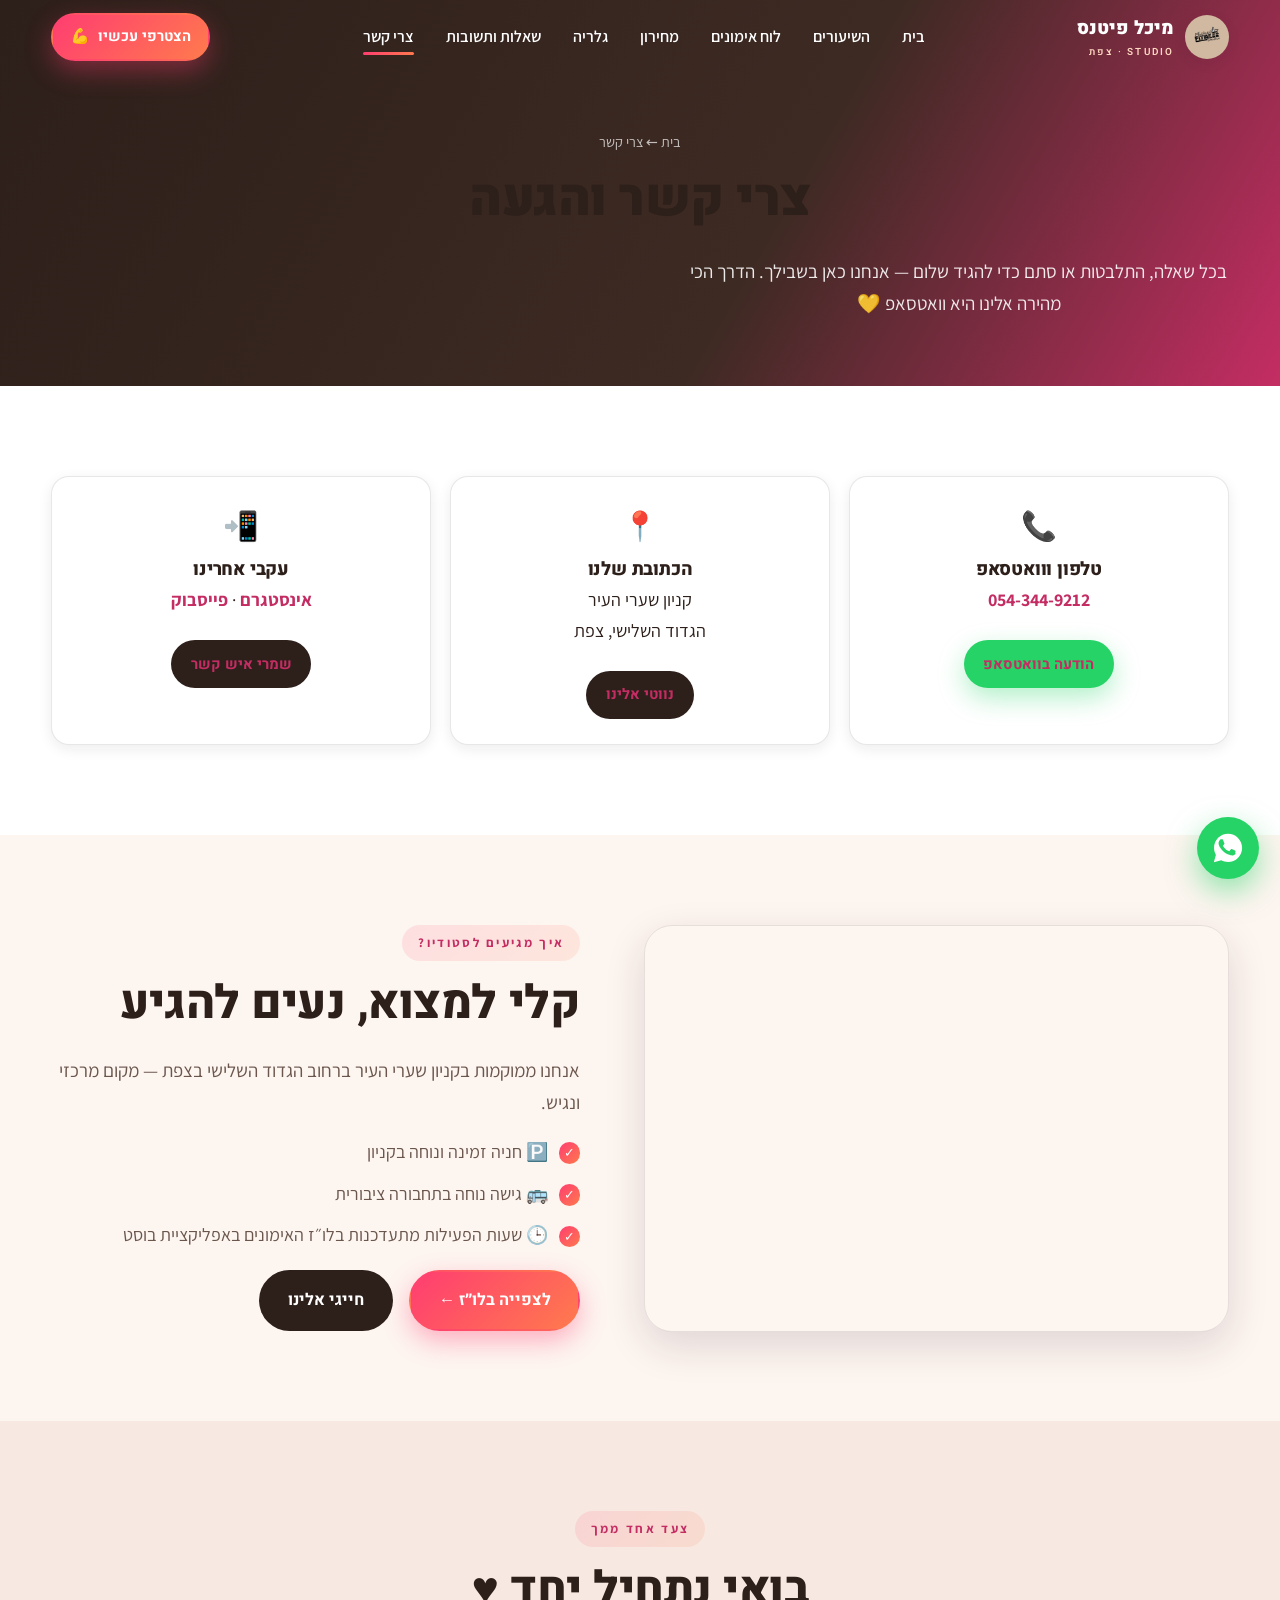
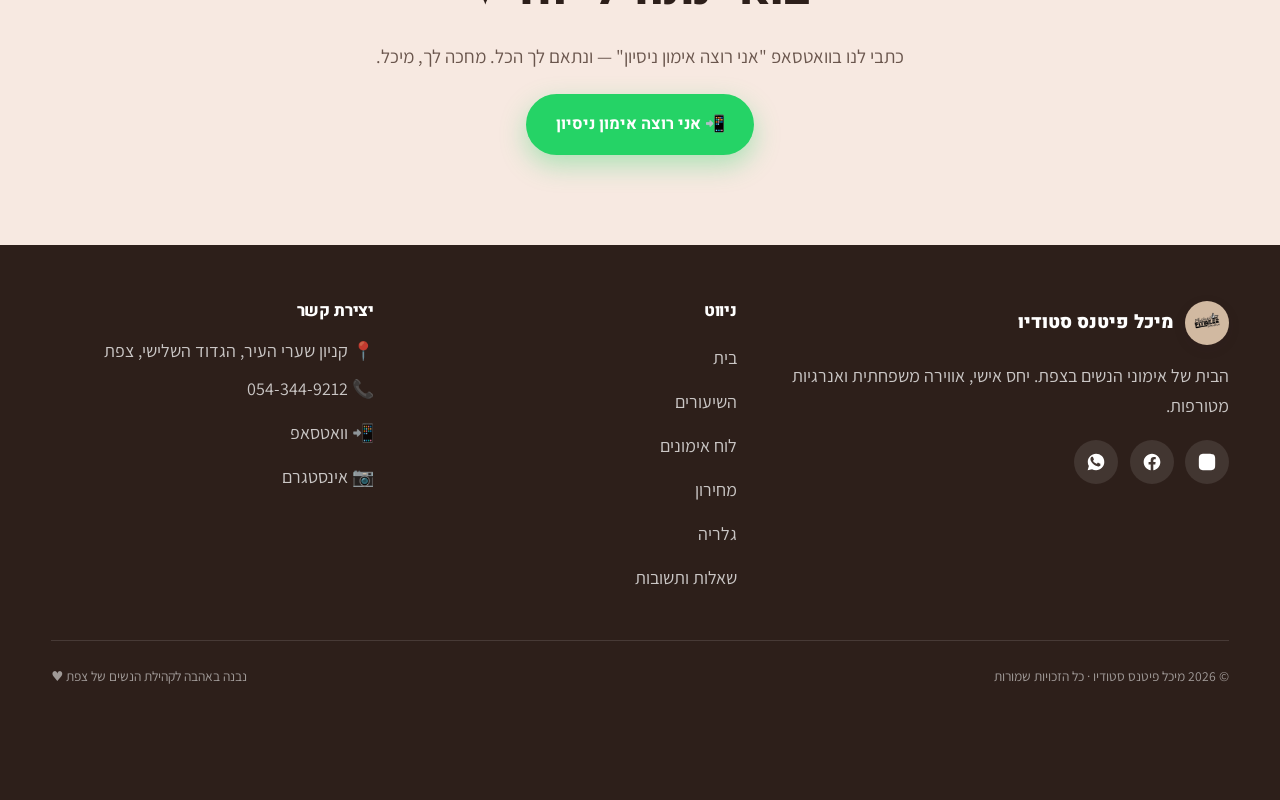
<file: contact.html>
<!doctype html>
<html lang="he" dir="rtl">
<head>
<meta charset="utf-8">
<meta name="viewport" content="width=device-width,initial-scale=1,viewport-fit=cover">
<title>צרי קשר והגעה | מיכל פיטנס סטודיו צפת</title>
<meta name="description" content="צרי קשר עם סטודיו מיכל פיטנס בצפת: טלפון 054-344-9212, וואטסאפ, אינסטגרם ופייסבוק. אנחנו בקניון שערי העיר, הגדוד השלישי, צפת — עם חניה נוחה.">
<meta name="theme-color" content="#1c1320">
<link rel="preconnect" href="https://fonts.googleapis.com">
<link rel="preconnect" href="https://fonts.gstatic.com" crossorigin>
<link href="https://fonts.googleapis.com/css2?family=Assistant:wght@400;600;700&family=Heebo:wght@700;800;900&display=swap" rel="stylesheet">
<link rel="stylesheet" href="assets/css/style.css">
<link rel="icon" href="assets/img/logo.png">
</head>
<body>

<header class="hdr">
  <div class="wrap">
    <a href="index.html" class="brand">
      <img src="assets/img/logo.png" alt="מיכל פיטנס סטודיו">
      <span>מיכל פיטנס<span class="b-sub">Studio · צפת</span></span>
    </a>
    <nav class="nav" aria-label="ניווט ראשי">
      <a href="index.html">בית</a>
      <a href="classes.html">השיעורים</a>
      <a href="schedule.html">לוח אימונים</a>
      <a href="pricing.html">מחירון</a>
      <a href="gallery.html">גלריה</a>
      <a href="faq.html">שאלות ותשובות</a>
      <a href="contact.html" class="active">צרי קשר</a>
    </nav>
    <div class="hdr-cta">
      <a href="https://wa.me/972543449212?text=היי מיכל! אני מעוניינת לשמוע פרטים 💪" class="btn btn-primary btn-sm" target="_blank" rel="noopener"><span class="btn-text">הצטרפי עכשיו</span> 💪</a>
      <button class="burger" aria-label="פתיחת תפריט" aria-expanded="false"><span></span><span></span><span></span></button>
    </div>
  </div>
</header>
<div class="nav-scrim"></div>

<section class="page-head">
  <div class="wrap">
    <div class="crumbs"><a href="index.html">בית</a> ← צרי קשר</div>
    <h1>צרי קשר והגעה</h1>
    <p class="lead center">בכל שאלה, התלבטות או סתם כדי להגיד שלום — אנחנו כאן בשבילך. הדרך הכי מהירה אלינו היא וואטסאפ 💛</p>
  </div>
</section>

<section class="sec tint">
  <div class="wrap">
    <div class="info-grid">
      <div class="info reveal">
        <div class="ico">📞</div><h3>טלפון ווואטסאפ</h3>
        <p><a href="tel:0543449212">054-344-9212</a></p>
        <a href="https://wa.me/972543449212?text=היי מיכל! אני מעוניינת לשמוע פרטים 💪" class="btn btn-wa btn-sm" target="_blank" rel="noopener" style="margin-top:.4rem">הודעה בוואטסאפ</a>
      </div>
      <div class="info reveal d1">
        <div class="ico">📍</div><h3>הכתובת שלנו</h3>
        <p>קניון שערי העיר<br>הגדוד השלישי, צפת</p>
        <a href="https://maps.google.com/maps?q=%D7%A7%D7%A0%D7%99%D7%95%D7%9F%20%D7%A9%D7%A2%D7%A8%D7%99%20%D7%94%D7%A2%D7%99%D7%A8%20%D7%A6%D7%A4%D7%AA" class="btn btn-dark btn-sm" target="_blank" rel="noopener" style="margin-top:.4rem">נווטי אלינו</a>
      </div>
      <div class="info reveal d2">
        <div class="ico">📲</div><h3>עקבי אחרינו</h3>
        <p><a href="https://instagram.com/michal_fitness_studio" target="_blank" rel="noopener">אינסטגרם</a> · <a href="https://www.facebook.com/m.r.f.077" target="_blank" rel="noopener">פייסבוק</a></p>
        <a href="michal-fitness.vcf" class="btn btn-dark btn-sm" download style="margin-top:.4rem">שמרי איש קשר</a>
      </div>
    </div>
  </div>
</section>

<section class="sec">
  <div class="wrap split">
    <div class="media-stack reveal">
      <div class="map-wrap">
        <iframe title="מיקום הסטודיו" loading="lazy" src="https://maps.google.com/maps?q=%D7%A7%D7%A0%D7%99%D7%95%D7%9F%20%D7%A9%D7%A2%D7%A8%D7%99%20%D7%94%D7%A2%D7%99%D7%A8%20%D7%A6%D7%A4%D7%AA&t=&z=15&ie=UTF8&iwloc=&output=embed"></iframe>
      </div>
    </div>
    <div class="reveal d1">
      <span class="eyebrow">איך מגיעים לסטודיו?</span>
      <h2>קלי למצוא, נעים להגיע</h2>
      <p class="lead">אנחנו ממוקמות בקניון שערי העיר ברחוב הגדוד השלישי בצפת — מקום מרכזי ונגיש.</p>
      <ul class="tick">
        <li>🅿️ חניה זמינה ונוחה בקניון</li>
        <li>🚌 גישה נוחה בתחבורה ציבורית</li>
        <li>🕒 שעות הפעילות מתעדכנות בלו״ז האימונים באפליקציית בוסט</li>
      </ul>
      <div class="hero-cta" style="margin-top:1.2rem">
        <a href="schedule.html" class="btn btn-primary">לצפייה בלו״ז ←</a>
        <a href="tel:0543449212" class="btn btn-dark">חייגי אלינו</a>
      </div>
    </div>
  </div>
</section>

<section class="sec tint-2">
  <div class="wrap center">
    <div class="reveal">
      <span class="eyebrow">צעד אחד ממך</span>
      <h2>בואי נתחיל יחד ♥️</h2>
      <p class="lead center">כתבי לנו בוואטסאפ "אני רוצה אימון ניסיון" — ונתאם לך הכל. מחכה לך, מיכל.</p>
      <div class="hero-cta" style="justify-content:center;margin-top:1.4rem">
        <a href="https://wa.me/972543449212?text=היי מיכל! אני רוצה אימון ניסיון 💪" class="btn btn-wa" target="_blank" rel="noopener">📲 אני רוצה אימון ניסיון</a>
      </div>
    </div>
  </div>
</section>

<footer class="ftr">
  <div class="wrap">
    <div class="ftr-grid">
      <div>
        <div class="brand" style="display:flex;align-items:center;gap:.65rem"><img src="assets/img/logo.png" alt="" style="width:44px;height:44px;border-radius:50%"><span style="font-weight:900;font-family:Heebo">מיכל פיטנס סטודיו</span></div>
        <p>הבית של אימוני הנשים בצפת. יחס אישי, אווירה משפחתית ואנרגיות מטורפות.</p>
        <div class="socials">
          <a href="https://instagram.com/michal_fitness_studio" target="_blank" rel="noopener" aria-label="אינסטגרם"><svg viewBox="0 0 24 24"><path d="M12 2.2c3.2 0 3.58.01 4.85.07 1.17.05 1.8.25 2.23.41.56.22.96.48 1.38.9.42.42.68.82.9 1.38.16.42.36 1.06.41 2.23.06 1.27.07 1.65.07 4.85s-.01 3.58-.07 4.85c-.05 1.17-.25 1.8-.41 2.23-.22.56-.48.96-.9 1.38-.42.42-.82.68-1.38.9-.42.16-1.06.36-2.23.41-1.27.06-1.65.07-4.85.07s-3.58-.01-4.85-.07c-1.17-.05-1.8-.25-2.23-.41a3.7 3.7 0 0 1-1.38-.9 3.7 3.7 0 0 1-.9-1.38c-.16-.42-.36-1.06-.41-2.23C2.21 15.58 2.2 15.2 2.2 12s.01-3.58.07-4.85c.05-1.17.25-1.8.41-2.23.22-.56.48-.96.9-1.38.42-.42.82-.68 1.38-.9.42-.16 1.06-.36 2.23-.41C8.42 2.21 8.8 2.2 12 2.2zm0 3.06A4.94 4.94 0 1 1 7.06 12 4.94 4.94 0 0 1 12 7.06zm0 1.8A3.14 3.14 0 1 0 15.14 12 3.14 3.14 0 0 0 12 8.86zm5.16-2.99a1.15 1.15 0 1 1-1.15 1.15 1.15 1.15 0 0 1 1.15-1.15z"/></svg></a>
          <a href="https://www.facebook.com/m.r.f.077" target="_blank" rel="noopener" aria-label="פייסבוק"><svg viewBox="0 0 24 24"><path d="M22 12.06C22 6.5 17.52 2 12 2S2 6.5 2 12.06c0 5.02 3.66 9.18 8.44 9.94v-7.03H7.9v-2.91h2.54V9.85c0-2.52 1.49-3.91 3.78-3.91 1.09 0 2.24.2 2.24.2v2.47h-1.26c-1.24 0-1.63.78-1.63 1.57v1.88h2.78l-.44 2.91h-2.34V22c4.78-.76 8.44-4.92 8.44-9.94z"/></svg></a>
          <a href="https://wa.me/972543449212" target="_blank" rel="noopener" aria-label="וואטסאפ"><svg viewBox="0 0 24 24"><path d="M12.04 2C6.58 2 2.13 6.45 2.13 11.91c0 1.75.46 3.45 1.32 4.95L2 22l5.25-1.38c1.45.79 3.08 1.21 4.79 1.21h.01c5.46 0 9.91-4.45 9.91-9.91 0-2.65-1.03-5.14-2.9-7.01A9.82 9.82 0 0 0 12.04 2zm5.4 13.86c-.25.71-1.44 1.36-2 1.4-.51.04-1.16.21-3.66-.78-3.08-1.25-5.04-4.39-5.19-4.6-.15-.21-1.25-1.67-1.25-3.18 0-1.51.79-2.25 1.07-2.56.28-.31.61-.39.81-.39.2 0 .41 0 .58.01.19.01.43-.07.67.51.25.6.85 2.07.92 2.22.07.15.12.33.02.53-.1.21-.15.33-.3.51-.15.18-.31.4-.45.53-.15.15-.3.31-.13.6.17.29.76 1.25 1.63 2.02 1.12 1 2.06 1.31 2.35 1.46.29.15.46.13.63-.08.17-.21.73-.85.93-1.14.2-.29.39-.24.66-.14.27.1 1.71.81 2 .96.29.15.49.22.56.34.07.12.07.71-.18 1.42z"/></svg></a>
        </div>
      </div>
      <div>
        <h4>ניווט</h4>
        <ul>
          <li><a href="index.html">בית</a></li>
          <li><a href="classes.html">השיעורים</a></li>
          <li><a href="schedule.html">לוח אימונים</a></li>
          <li><a href="pricing.html">מחירון</a></li>
          <li><a href="gallery.html">גלריה</a></li>
          <li><a href="faq.html">שאלות ותשובות</a></li>
        </ul>
      </div>
      <div>
        <h4>יצירת קשר</h4>
        <ul>
          <li>📍 קניון שערי העיר, הגדוד השלישי, צפת</li>
          <li>📞 <a href="tel:0543449212">054-344-9212</a></li>
          <li>📲 <a href="https://wa.me/972543449212" target="_blank" rel="noopener">וואטסאפ</a></li>
          <li>📷 <a href="https://instagram.com/michal_fitness_studio" target="_blank" rel="noopener">אינסטגרם</a></li>
        </ul>
      </div>
    </div>
    <div class="ftr-bot">
      <span>© <span id="yr">2026</span> מיכל פיטנס סטודיו · כל הזכויות שמורות</span>
      <span>נבנה באהבה לקהילת הנשים של צפת ♥️</span>
    </div>
  </div>
</footer>

<a class="wa-float" href="https://wa.me/972543449212?text=היי מיכל! אני מעוניינת לשמוע פרטים 💪" target="_blank" rel="noopener" aria-label="צרי קשר בוואטסאפ">
  <svg viewBox="0 0 24 24"><path d="M12.04 2C6.58 2 2.13 6.45 2.13 11.91c0 1.75.46 3.45 1.32 4.95L2 22l5.25-1.38c1.45.79 3.08 1.21 4.79 1.21h.01c5.46 0 9.91-4.45 9.91-9.91 0-2.65-1.03-5.14-2.9-7.01A9.82 9.82 0 0 0 12.04 2zm5.4 13.86c-.25.71-1.44 1.36-2 1.4-.51.04-1.16.21-3.66-.78-3.08-1.25-5.04-4.39-5.19-4.6-.15-.21-1.25-1.67-1.25-3.18 0-1.51.79-2.25 1.07-2.56.28-.31.61-.39.81-.39.2 0 .41 0 .58.01.19.01.43-.07.67.51.25.6.85 2.07.92 2.22.07.15.12.33.02.53-.1.21-.15.33-.3.51-.15.18-.31.4-.45.53-.15.15-.3.31-.13.6.17.29.76 1.25 1.63 2.02 1.12 1 2.06 1.31 2.35 1.46.29.15.46.13.63-.08.17-.21.73-.85.93-1.14.2-.29.39-.24.66-.14.27.1 1.71.81 2 .96.29.15.49.22.56.34.07.12.07.71-.18 1.42z"/></svg>
</a>

<script src="assets/js/main.js"></script>
</body>
</html>
</file>
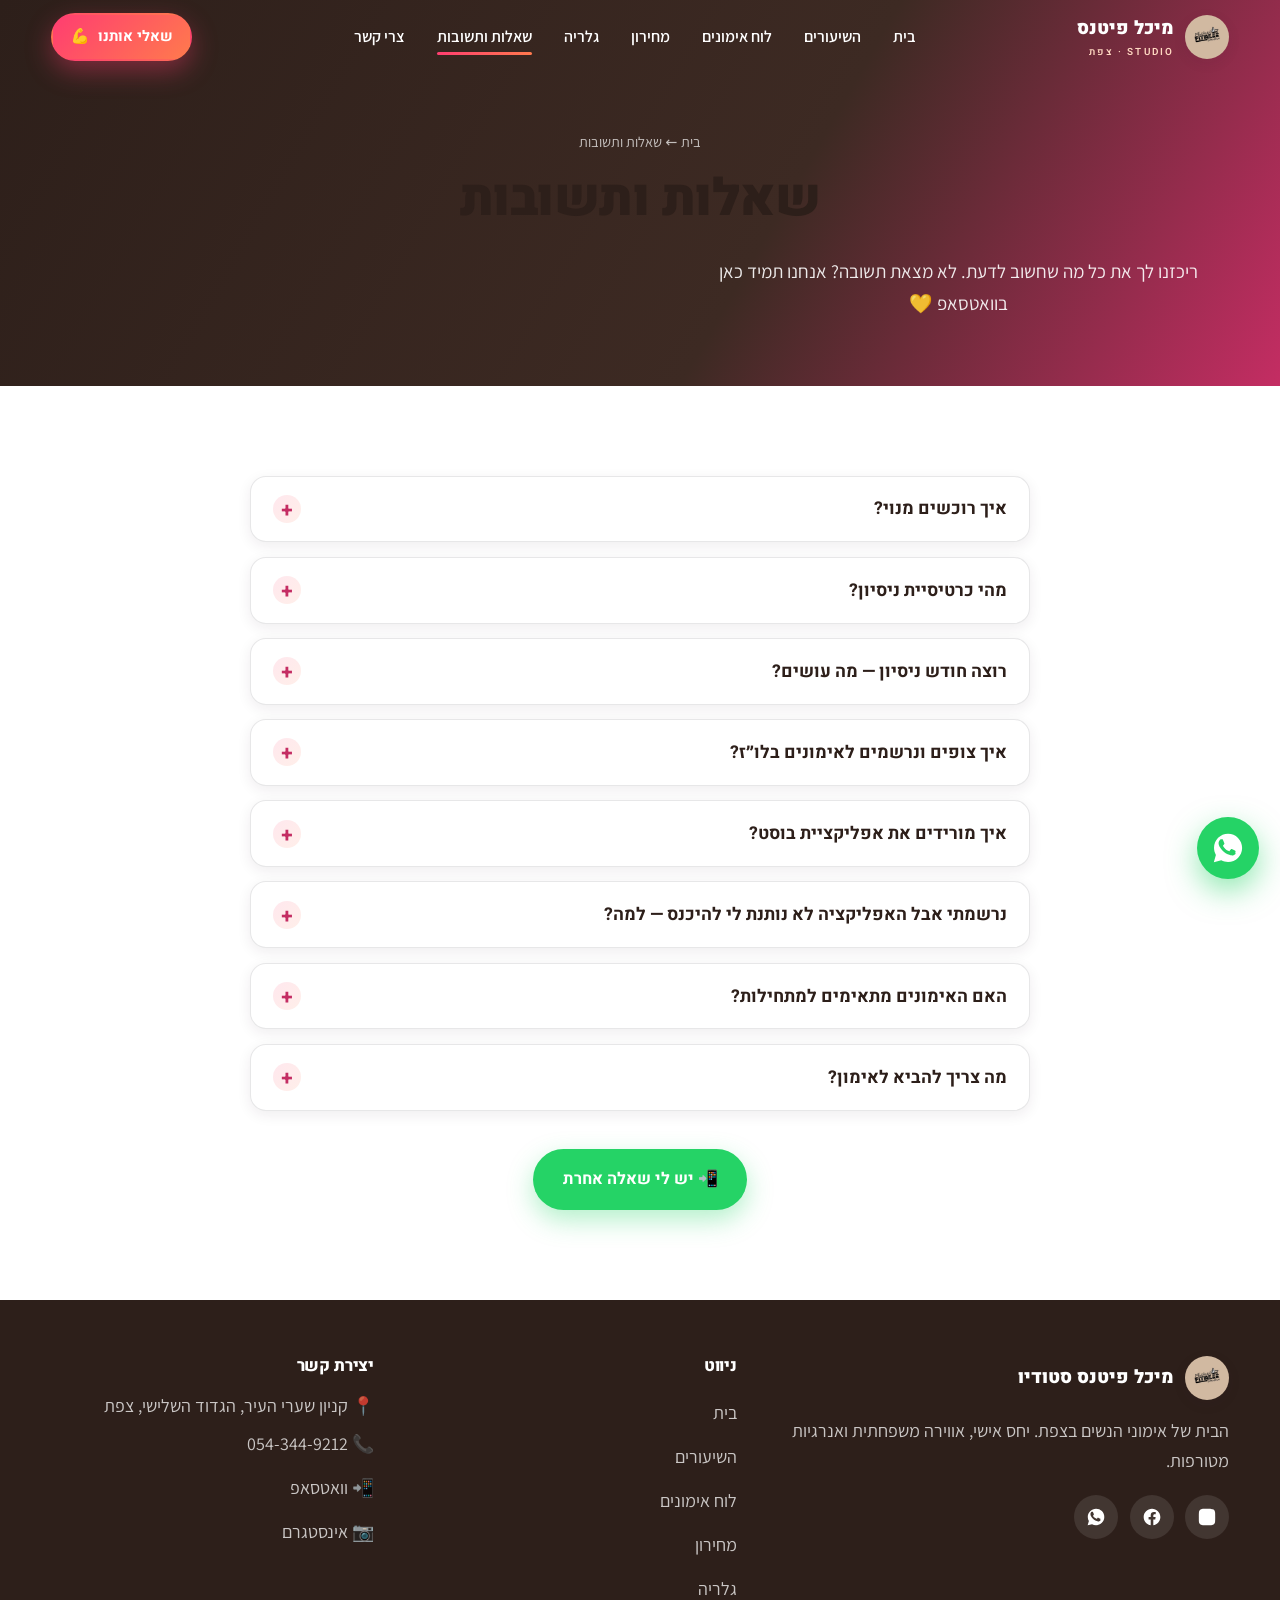
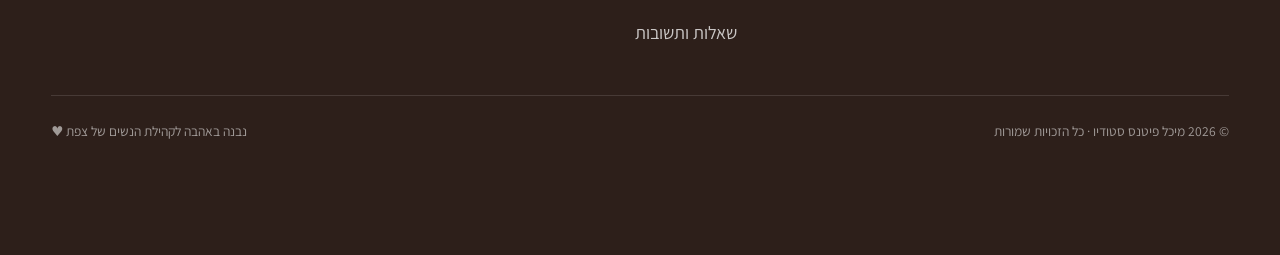
<file: faq.html>
<!doctype html>
<html lang="he" dir="rtl">
<head>
<meta charset="utf-8">
<meta name="viewport" content="width=device-width,initial-scale=1,viewport-fit=cover">
<title>שאלות ותשובות | מיכל פיטנס סטודיו צפת</title>
<meta name="description" content="כל מה שרצית לדעת על סטודיו מיכל פיטנס בצפת: רכישת מנוי, כרטיסיית ניסיון, חודש ניסיון, שריון אימונים באפליקציית בוסט והרשמה.">
<meta name="theme-color" content="#1c1320">
<link rel="preconnect" href="https://fonts.googleapis.com">
<link rel="preconnect" href="https://fonts.gstatic.com" crossorigin>
<link href="https://fonts.googleapis.com/css2?family=Assistant:wght@400;600;700&family=Heebo:wght@700;800;900&display=swap" rel="stylesheet">
<link rel="stylesheet" href="assets/css/style.css">
<link rel="icon" href="assets/img/logo.png">
<script type="application/ld+json">
{
  "@context":"https://schema.org",
  "@type":"FAQPage",
  "mainEntity":[
    {"@type":"Question","name":"איך רוכשים מנוי?","acceptedAnswer":{"@type":"Answer","text":"ישנה אופציה לתשלום מנוי בהוראת קבע — כל חודש מתבצע חיוב אוטומטי בתאריך שנקבע מראש עבור חודש אימונים קדימה. במידה ותרצי לבטל את המנוי יש להודיע מראש 10 ימים לפני ביצוע החיוב הבא."}},
    {"@type":"Question","name":"מהי כרטיסיית ניסיון?","acceptedAnswer":{"@type":"Answer","text":"כרטיסיית ניסיון בעלות של 119 ₪ מאפשרת לך ליהנות מ-3 אימונים בסטודיו (פחות מ-40 ₪ לאימון), בתוקף לשבועיים, באופן חד-פעמי למצטרפת חדשה. רוצה רק להציץ? יש גם אימון ניסיון חד-פעמי ב-50 ₪."}},
    {"@type":"Question","name":"רוצה חודש ניסיון — מה עושים?","acceptedAnswer":{"@type":"Answer","text":"פשוט יוצרים איתנו קשר ונדאג לתת לך חודש ניסיון בסטודיו שלנו."}},
    {"@type":"Question","name":"איך צופים ונרשמים לאימונים בלו״ז?","acceptedAnswer":{"@type":"Answer","text":"נכנסים דרך הלינק באפליקציית בוסט, צופים בלו״ז האימונים ומשריינים את האימון שתרצי. אם לא מסתדר — תמיד אפשר ליצור איתנו קשר לעזרה ותמיכה."}},
    {"@type":"Question","name":"איך מורידים את אפליקציית בוסט?","acceptedAnswer":{"@type":"Answer","text":"דרך חנות Google Play באנדרואיד ו-App Store באייפון, או דרך הדפדפן במחשב (חיפוש 'בוסטאפ התחברות מתאמנים'). אפשר גם להוריד דרך הכפתור המהיר באתר שלנו. לכל שאלה אפשר לפנות לתמיכה."}},
    {"@type":"Question","name":"נרשמתי אבל האפליקציה לא נותנת לי להיכנס — למה?","acceptedAnswer":{"@type":"Answer","text":"אם מתאמנת נרשמה וחודש לא הייתה פעילה באפליקציית בוסט, המנוי עובר אוטומטית למצב 'ארכיון'. כדי להחזיר אותו למצב 'פעיל' יש ליצור איתנו קשר."}}
  ]
}
</script>
</head>
<body>

<header class="hdr">
  <div class="wrap">
    <a href="index.html" class="brand">
      <img src="assets/img/logo.png" alt="מיכל פיטנס סטודיו">
      <span>מיכל פיטנס<span class="b-sub">Studio · צפת</span></span>
    </a>
    <nav class="nav" aria-label="ניווט ראשי">
      <a href="index.html">בית</a>
      <a href="classes.html">השיעורים</a>
      <a href="schedule.html">לוח אימונים</a>
      <a href="pricing.html">מחירון</a>
      <a href="gallery.html">גלריה</a>
      <a href="faq.html" class="active">שאלות ותשובות</a>
      <a href="contact.html">צרי קשר</a>
    </nav>
    <div class="hdr-cta">
      <a href="https://wa.me/972543449212?text=היי מיכל! יש לי שאלה 🙏" class="btn btn-primary btn-sm" target="_blank" rel="noopener"><span class="btn-text">שאלי אותנו</span> 💪</a>
      <button class="burger" aria-label="פתיחת תפריט" aria-expanded="false"><span></span><span></span><span></span></button>
    </div>
  </div>
</header>
<div class="nav-scrim"></div>

<section class="page-head">
  <div class="wrap">
    <div class="crumbs"><a href="index.html">בית</a> ← שאלות ותשובות</div>
    <h1>שאלות ותשובות</h1>
    <p class="lead center">ריכזנו לך את כל מה שחשוב לדעת. לא מצאת תשובה? אנחנו תמיד כאן בוואטסאפ 💛</p>
  </div>
</section>

<section class="sec tint">
  <div class="wrap">
    <div class="faq">

      <div class="qa reveal"><button class="qa-q">איך רוכשים מנוי? <span class="pm">+</span></button>
        <div class="qa-a"><p>ישנה אופציה לתשלום מנוי ב<strong>הוראת קבע</strong> — כל חודש מתבצע חיוב אוטומטי בתאריך שנקבע מראש עבור חודש אימונים קדימה. במידה ותרצי לבטל את המנוי, יש להודיע מראש 10 ימים לפני ביצוע החיוב הבא.</p></div>
      </div>

      <div class="qa reveal"><button class="qa-q">מהי כרטיסיית ניסיון? <span class="pm">+</span></button>
        <div class="qa-a"><p>כרטיסיית ניסיון בעלות של <strong>119 ₪</strong> מאפשרת לך ליהנות מ-<strong>3 אימונים</strong> בסטודיו (פחות מ-40 ₪ לאימון!), <strong>בתוקף לשבועיים</strong>, באופן חד-פעמי למצטרפת חדשה. רוצה רק להציץ? יש גם <strong>אימון ניסיון חד-פעמי ב-50 ₪</strong>.</p></div>
      </div>

      <div class="qa reveal"><button class="qa-q">רוצה חודש ניסיון — מה עושים? <span class="pm">+</span></button>
        <div class="qa-a"><p>פשוט יוצרים איתנו קשר ונדאג לתת לך חודש ניסיון בסטודיו שלנו 💪</p></div>
      </div>

      <div class="qa reveal"><button class="qa-q">איך צופים ונרשמים לאימונים בלו״ז? <span class="pm">+</span></button>
        <div class="qa-a"><p>נכנסים דרך הלינק באפליקציית <strong>בוסט</strong>, צופים בלו״ז האימונים ומשריינים את האימון שתרצי. אם לא מסתדר — את תמיד מוזמנת ליצור איתנו קשר לעזרה ותמיכה. <a href="schedule.html" style="color:var(--rose-dk);font-weight:700">למעבר ללוח האימונים ←</a></p></div>
      </div>

      <div class="qa reveal"><button class="qa-q">איך מורידים את אפליקציית בוסט? <span class="pm">+</span></button>
        <div class="qa-a"><p>דרך חנות <strong>Google Play</strong> באנדרואיד ו-<strong>App Store</strong> באייפון, או דרך הדפדפן במחשב (חיפוש "בוסטאפ התחברות מתאמנים"). אפשר גם להוריד דרך הכפתור המהיר ב<a href="schedule.html" style="color:var(--rose-dk);font-weight:700">עמוד לוח האימונים</a>. לכל שאלה אפשר לפנות אלינו לתמיכה.</p></div>
      </div>

      <div class="qa reveal"><button class="qa-q">נרשמתי אבל האפליקציה לא נותנת לי להיכנס — למה? <span class="pm">+</span></button>
        <div class="qa-a"><p>אם מתאמנת נרשמה וחודש שלם לא הייתה פעילה באפליקציית בוסט, המנוי עובר אוטומטית למצב <strong>"ארכיון"</strong>. כדי להחזיר אותו למצב <strong>"פעיל"</strong> יש ליצור איתנו קשר ונסדר את זה תוך דקה.</p></div>
      </div>

      <div class="qa reveal"><button class="qa-q">האם האימונים מתאימים למתחילות? <span class="pm">+</span></button>
        <div class="qa-a"><p>בהחלט! כל האימונים מותאמים לכל רמות הכושר — מהמתחילות ועד המתקדמות. המאמנות שלנו ילוו אותך צעד-צעד, בקצב שלך, בלי שיפוטיות.</p></div>
      </div>

      <div class="qa reveal"><button class="qa-q">מה צריך להביא לאימון? <span class="pm">+</span></button>
        <div class="qa-a"><p>בגדי ספורט נוחים, נעלי ספורט, בקבוק מים ומגבת קטנה — וזהו. את כל השאר אנחנו מספקים. העיקר שתבואי עם חיוך 😊</p></div>
      </div>

    </div>

    <div class="center" style="margin-top:2.4rem">
      <a href="https://wa.me/972543449212?text=היי מיכל! יש לי שאלה ואשמח לעזרה 🙏" class="btn btn-wa" target="_blank" rel="noopener">📲 יש לי שאלה אחרת</a>
    </div>
  </div>
</section>

<footer class="ftr">
  <div class="wrap">
    <div class="ftr-grid">
      <div>
        <div class="brand" style="display:flex;align-items:center;gap:.65rem"><img src="assets/img/logo.png" alt="" style="width:44px;height:44px;border-radius:50%"><span style="font-weight:900;font-family:Heebo">מיכל פיטנס סטודיו</span></div>
        <p>הבית של אימוני הנשים בצפת. יחס אישי, אווירה משפחתית ואנרגיות מטורפות.</p>
        <div class="socials">
          <a href="https://instagram.com/michal_fitness_studio" target="_blank" rel="noopener" aria-label="אינסטגרם"><svg viewBox="0 0 24 24"><path d="M12 2.2c3.2 0 3.58.01 4.85.07 1.17.05 1.8.25 2.23.41.56.22.96.48 1.38.9.42.42.68.82.9 1.38.16.42.36 1.06.41 2.23.06 1.27.07 1.65.07 4.85s-.01 3.58-.07 4.85c-.05 1.17-.25 1.8-.41 2.23-.22.56-.48.96-.9 1.38-.42.42-.82.68-1.38.9-.42.16-1.06.36-2.23.41-1.27.06-1.65.07-4.85.07s-3.58-.01-4.85-.07c-1.17-.05-1.8-.25-2.23-.41a3.7 3.7 0 0 1-1.38-.9 3.7 3.7 0 0 1-.9-1.38c-.16-.42-.36-1.06-.41-2.23C2.21 15.58 2.2 15.2 2.2 12s.01-3.58.07-4.85c.05-1.17.25-1.8.41-2.23.22-.56.48-.96.9-1.38.42-.42.82-.68 1.38-.9.42-.16 1.06-.36 2.23-.41C8.42 2.21 8.8 2.2 12 2.2zm0 3.06A4.94 4.94 0 1 1 7.06 12 4.94 4.94 0 0 1 12 7.06zm0 1.8A3.14 3.14 0 1 0 15.14 12 3.14 3.14 0 0 0 12 8.86zm5.16-2.99a1.15 1.15 0 1 1-1.15 1.15 1.15 1.15 0 0 1 1.15-1.15z"/></svg></a>
          <a href="https://www.facebook.com/m.r.f.077" target="_blank" rel="noopener" aria-label="פייסבוק"><svg viewBox="0 0 24 24"><path d="M22 12.06C22 6.5 17.52 2 12 2S2 6.5 2 12.06c0 5.02 3.66 9.18 8.44 9.94v-7.03H7.9v-2.91h2.54V9.85c0-2.52 1.49-3.91 3.78-3.91 1.09 0 2.24.2 2.24.2v2.47h-1.26c-1.24 0-1.63.78-1.63 1.57v1.88h2.78l-.44 2.91h-2.34V22c4.78-.76 8.44-4.92 8.44-9.94z"/></svg></a>
          <a href="https://wa.me/972543449212" target="_blank" rel="noopener" aria-label="וואטסאפ"><svg viewBox="0 0 24 24"><path d="M12.04 2C6.58 2 2.13 6.45 2.13 11.91c0 1.75.46 3.45 1.32 4.95L2 22l5.25-1.38c1.45.79 3.08 1.21 4.79 1.21h.01c5.46 0 9.91-4.45 9.91-9.91 0-2.65-1.03-5.14-2.9-7.01A9.82 9.82 0 0 0 12.04 2zm5.4 13.86c-.25.71-1.44 1.36-2 1.4-.51.04-1.16.21-3.66-.78-3.08-1.25-5.04-4.39-5.19-4.6-.15-.21-1.25-1.67-1.25-3.18 0-1.51.79-2.25 1.07-2.56.28-.31.61-.39.81-.39.2 0 .41 0 .58.01.19.01.43-.07.67.51.25.6.85 2.07.92 2.22.07.15.12.33.02.53-.1.21-.15.33-.3.51-.15.18-.31.4-.45.53-.15.15-.3.31-.13.6.17.29.76 1.25 1.63 2.02 1.12 1 2.06 1.31 2.35 1.46.29.15.46.13.63-.08.17-.21.73-.85.93-1.14.2-.29.39-.24.66-.14.27.1 1.71.81 2 .96.29.15.49.22.56.34.07.12.07.71-.18 1.42z"/></svg></a>
        </div>
      </div>
      <div>
        <h4>ניווט</h4>
        <ul>
          <li><a href="index.html">בית</a></li>
          <li><a href="classes.html">השיעורים</a></li>
          <li><a href="schedule.html">לוח אימונים</a></li>
          <li><a href="pricing.html">מחירון</a></li>
          <li><a href="gallery.html">גלריה</a></li>
          <li><a href="faq.html">שאלות ותשובות</a></li>
        </ul>
      </div>
      <div>
        <h4>יצירת קשר</h4>
        <ul>
          <li>📍 קניון שערי העיר, הגדוד השלישי, צפת</li>
          <li>📞 <a href="tel:0543449212">054-344-9212</a></li>
          <li>📲 <a href="https://wa.me/972543449212" target="_blank" rel="noopener">וואטסאפ</a></li>
          <li>📷 <a href="https://instagram.com/michal_fitness_studio" target="_blank" rel="noopener">אינסטגרם</a></li>
        </ul>
      </div>
    </div>
    <div class="ftr-bot">
      <span>© <span id="yr">2026</span> מיכל פיטנס סטודיו · כל הזכויות שמורות</span>
      <span>נבנה באהבה לקהילת הנשים של צפת ♥️</span>
    </div>
  </div>
</footer>

<a class="wa-float" href="https://wa.me/972543449212?text=היי מיכל! אני מעוניינת לשמוע פרטים 💪" target="_blank" rel="noopener" aria-label="צרי קשר בוואטסאפ">
  <svg viewBox="0 0 24 24"><path d="M12.04 2C6.58 2 2.13 6.45 2.13 11.91c0 1.75.46 3.45 1.32 4.95L2 22l5.25-1.38c1.45.79 3.08 1.21 4.79 1.21h.01c5.46 0 9.91-4.45 9.91-9.91 0-2.65-1.03-5.14-2.9-7.01A9.82 9.82 0 0 0 12.04 2zm5.4 13.86c-.25.71-1.44 1.36-2 1.4-.51.04-1.16.21-3.66-.78-3.08-1.25-5.04-4.39-5.19-4.6-.15-.21-1.25-1.67-1.25-3.18 0-1.51.79-2.25 1.07-2.56.28-.31.61-.39.81-.39.2 0 .41 0 .58.01.19.01.43-.07.67.51.25.6.85 2.07.92 2.22.07.15.12.33.02.53-.1.21-.15.33-.3.51-.15.18-.31.4-.45.53-.15.15-.3.31-.13.6.17.29.76 1.25 1.63 2.02 1.12 1 2.06 1.31 2.35 1.46.29.15.46.13.63-.08.17-.21.73-.85.93-1.14.2-.29.39-.24.66-.14.27.1 1.71.81 2 .96.29.15.49.22.56.34.07.12.07.71-.18 1.42z"/></svg>
</a>

<script src="assets/js/main.js"></script>
</body>
</html>
</file>
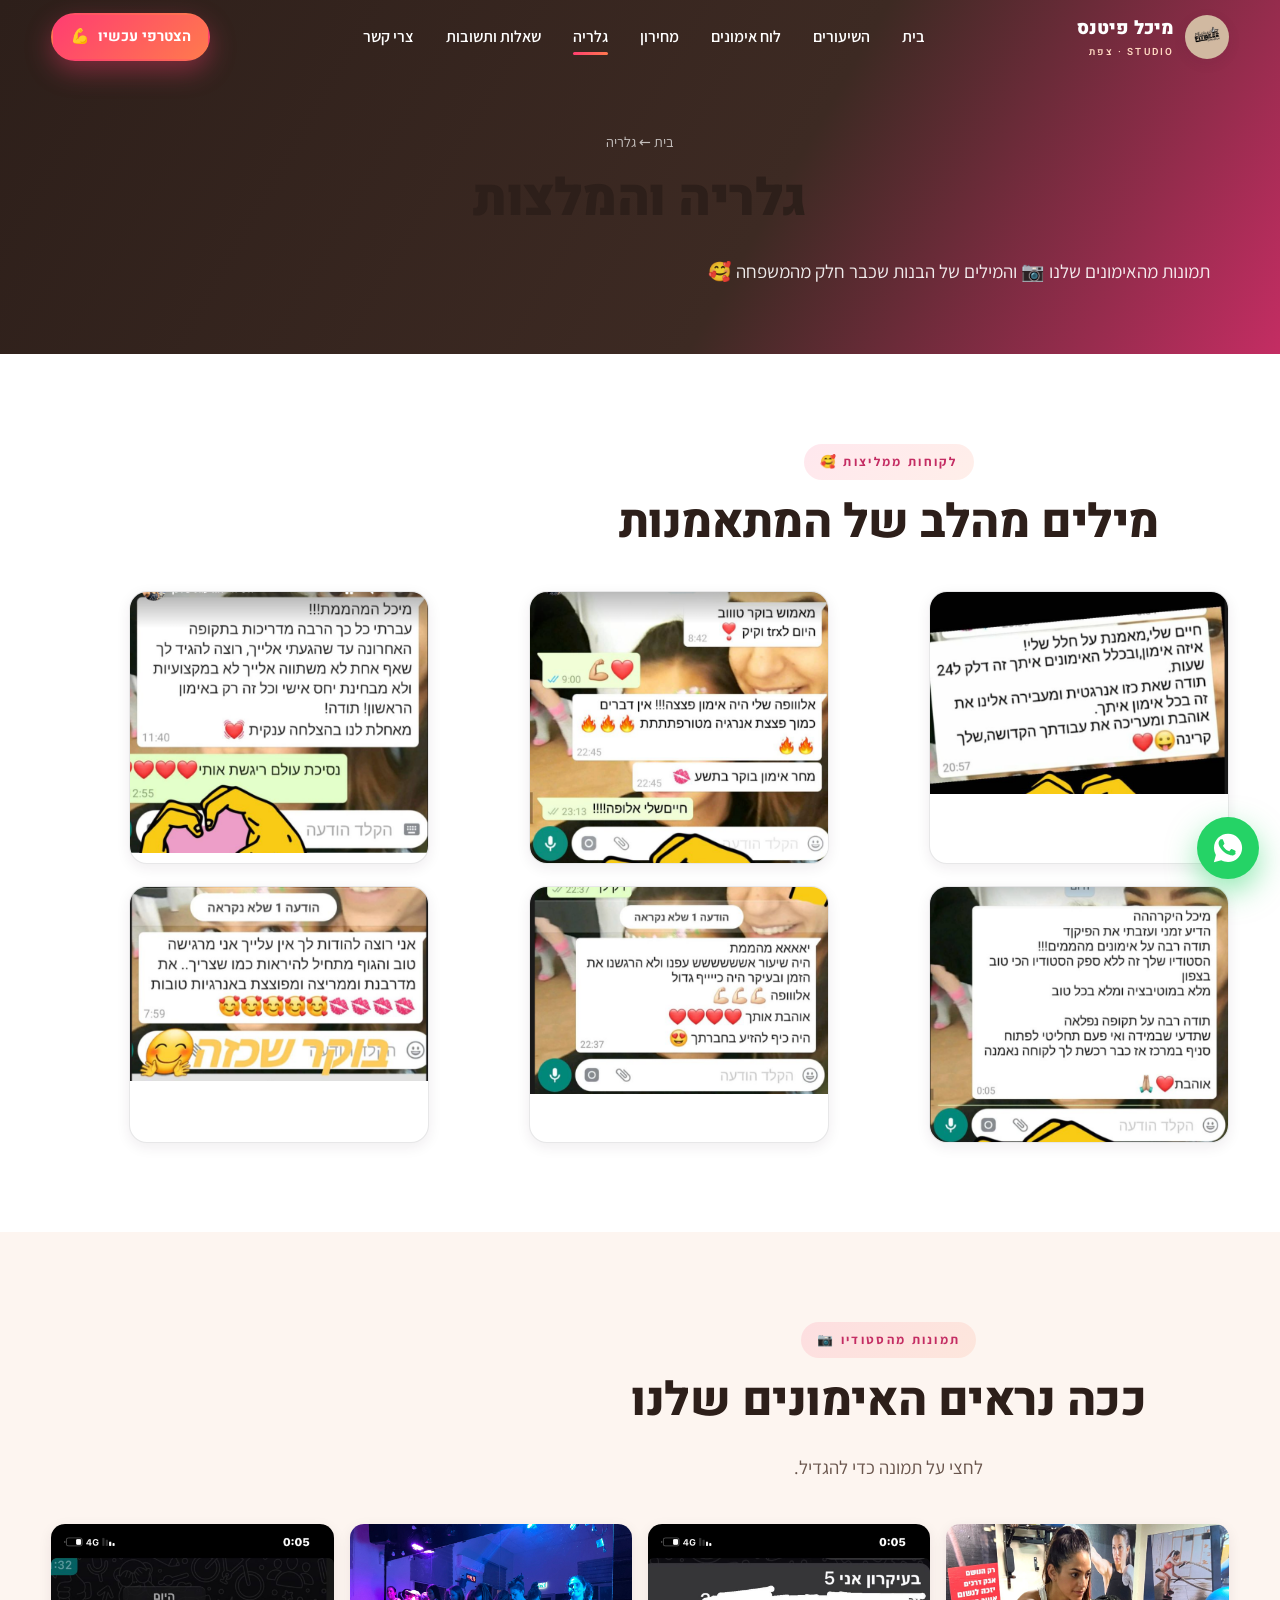
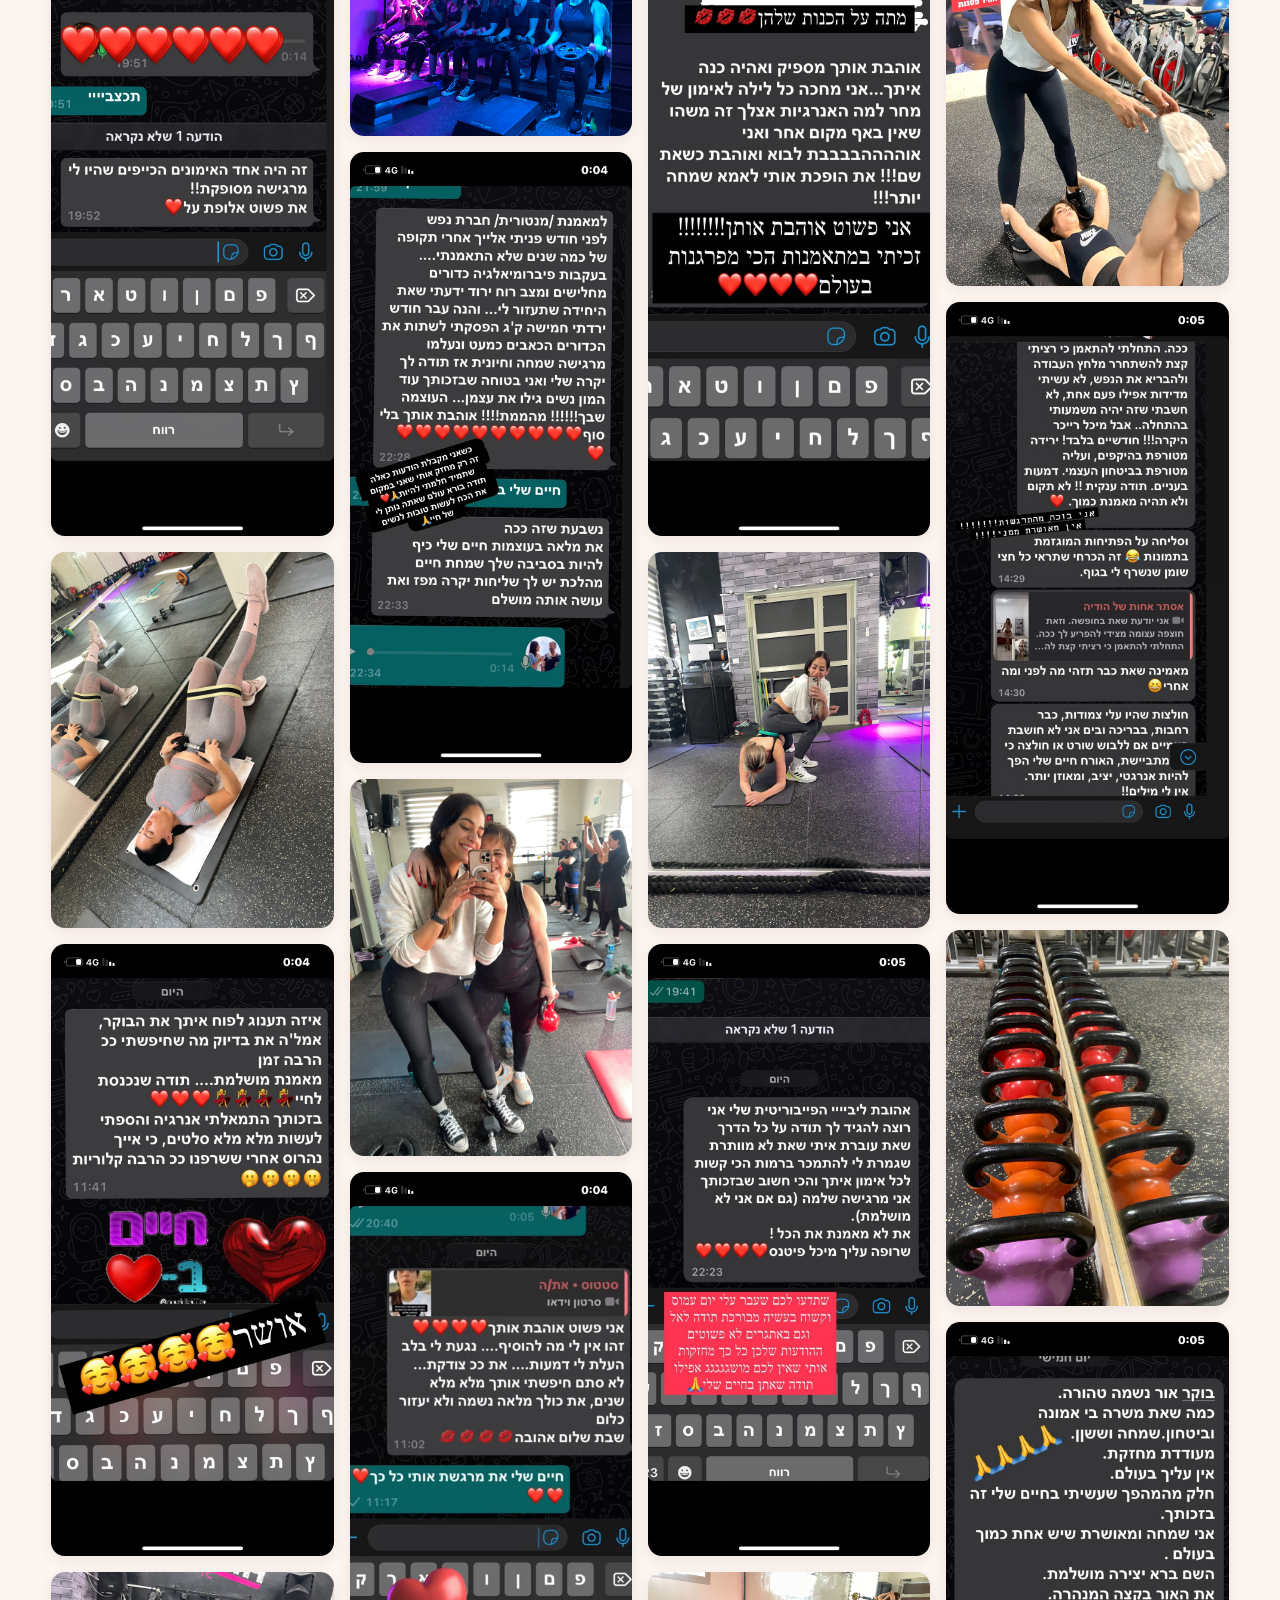
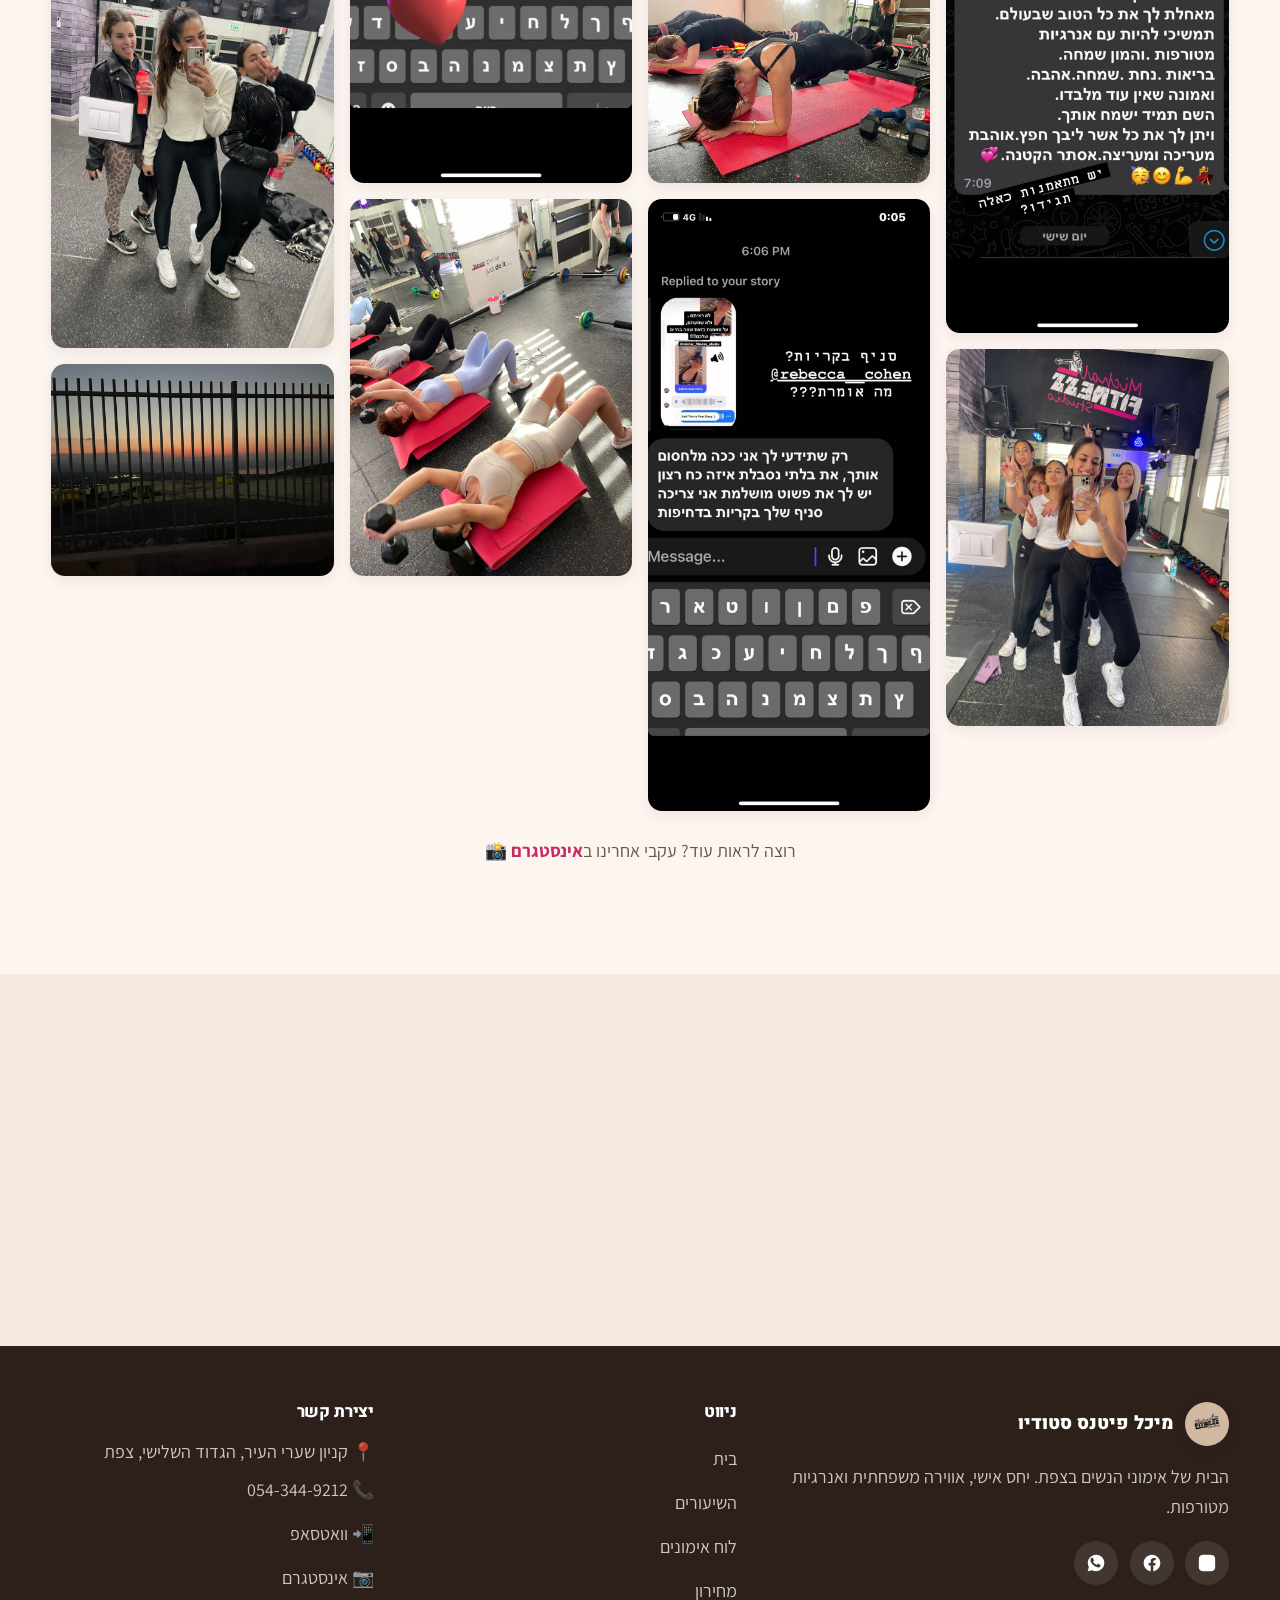
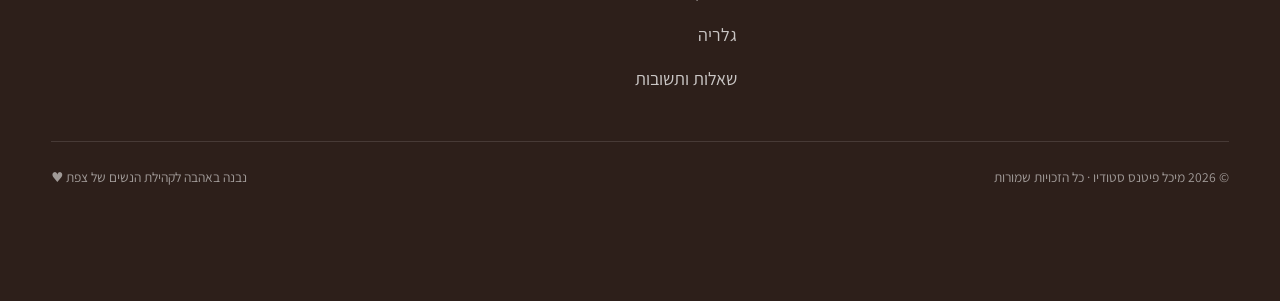
<file: gallery.html>
<!doctype html>
<html lang="he" dir="rtl">
<head>
<meta charset="utf-8">
<meta name="viewport" content="width=device-width,initial-scale=1,viewport-fit=cover">
<title>גלריה והמלצות | מיכל פיטנס סטודיו צפת</title>
<meta name="description" content="תמונות מהאימונים בסטודיו מיכל פיטנס בצפת והמלצות אמיתיות של המתאמנות שלנו. ככה נראית המשפחה הכי חזקה בצפון.">
<meta name="theme-color" content="#1c1320">
<link rel="preconnect" href="https://fonts.googleapis.com">
<link rel="preconnect" href="https://fonts.gstatic.com" crossorigin>
<link href="https://fonts.googleapis.com/css2?family=Assistant:wght@400;600;700&family=Heebo:wght@700;800;900&display=swap" rel="stylesheet">
<link rel="stylesheet" href="assets/css/style.css">
<link rel="icon" href="assets/img/logo.png">
</head>
<body>

<header class="hdr">
  <div class="wrap">
    <a href="index.html" class="brand">
      <img src="assets/img/logo.png" alt="מיכל פיטנס סטודיו">
      <span>מיכל פיטנס<span class="b-sub">Studio · צפת</span></span>
    </a>
    <nav class="nav" aria-label="ניווט ראשי">
      <a href="index.html">בית</a>
      <a href="classes.html">השיעורים</a>
      <a href="schedule.html">לוח אימונים</a>
      <a href="pricing.html">מחירון</a>
      <a href="gallery.html" class="active">גלריה</a>
      <a href="faq.html">שאלות ותשובות</a>
      <a href="contact.html">צרי קשר</a>
    </nav>
    <div class="hdr-cta">
      <a href="https://wa.me/972543449212?text=היי מיכל! אני מעוניינת להצטרף 💪" class="btn btn-primary btn-sm" target="_blank" rel="noopener"><span class="btn-text">הצטרפי עכשיו</span> 💪</a>
      <button class="burger" aria-label="פתיחת תפריט" aria-expanded="false"><span></span><span></span><span></span></button>
    </div>
  </div>
</header>
<div class="nav-scrim"></div>

<section class="page-head">
  <div class="wrap">
    <div class="crumbs"><a href="index.html">בית</a> ← גלריה</div>
    <h1>גלריה והמלצות</h1>
    <p class="lead center">תמונות מהאימונים שלנו 📷 והמילים של הבנות שכבר חלק מהמשפחה 🥰</p>
  </div>
</section>

<!-- REVIEWS -->
<section class="sec tint">
  <div class="wrap">
    <div class="sec-head center reveal">
      <span class="eyebrow">לקוחות ממליצות 🥰</span>
      <h2>מילים מהלב של המתאמנות</h2>
    </div>
    <div class="grid g-3">
      <div class="review reveal"><img src="assets/img/reviews/r1.png" alt="המלצה" loading="lazy"></div>
      <div class="review reveal d1"><img src="assets/img/reviews/r2.png" alt="המלצה" loading="lazy"></div>
      <div class="review reveal d2"><img src="assets/img/reviews/r3.png" alt="המלצה" loading="lazy"></div>
      <div class="review reveal"><img src="assets/img/reviews/r4.png" alt="המלצה" loading="lazy"></div>
      <div class="review reveal d1"><img src="assets/img/reviews/r5.png" alt="המלצה" loading="lazy"></div>
      <div class="review reveal d2"><img src="assets/img/reviews/r6.png" alt="המלצה" loading="lazy"></div>
    </div>
  </div>
</section>

<!-- PHOTOS -->
<section class="sec">
  <div class="wrap">
    <div class="sec-head center reveal">
      <span class="eyebrow">תמונות מהסטודיו 📷</span>
      <h2>ככה נראים האימונים שלנו</h2>
      <p class="lead center">לחצי על תמונה כדי להגדיל.</p>
    </div>
    <div class="masonry reveal">
      <a href="assets/img/gallery/a1.jpg" data-lb><img src="assets/img/gallery/a1.jpg" alt="אימון בסטודיו" loading="lazy"></a>
      <a href="assets/img/gallery/p1.jpg" data-lb><img src="assets/img/gallery/p1.jpg" alt="אימון בסטודיו" loading="lazy"></a>
      <a href="assets/img/gallery/a3.jpg" data-lb><img src="assets/img/gallery/a3.jpg" alt="אימון בסטודיו" loading="lazy"></a>
      <a href="assets/img/gallery/p2.jpg" data-lb><img src="assets/img/gallery/p2.jpg" alt="אימון בסטודיו" loading="lazy"></a>
      <a href="assets/img/gallery/a5.jpg" data-lb><img src="assets/img/gallery/a5.jpg" alt="אימון בסטודיו" loading="lazy"></a>
      <a href="assets/img/gallery/p3.jpg" data-lb><img src="assets/img/gallery/p3.jpg" alt="אימון בסטודיו" loading="lazy"></a>
      <a href="assets/img/gallery/a6.jpg" data-lb><img src="assets/img/gallery/a6.jpg" alt="אימון בסטודיו" loading="lazy"></a>
      <a href="assets/img/gallery/p4.jpg" data-lb><img src="assets/img/gallery/p4.jpg" alt="אימון בסטודיו" loading="lazy"></a>
      <a href="assets/img/gallery/a7.jpg" data-lb><img src="assets/img/gallery/a7.jpg" alt="אימון בסטודיו" loading="lazy"></a>
      <a href="assets/img/gallery/p5.jpg" data-lb><img src="assets/img/gallery/p5.jpg" alt="אימון בסטודיו" loading="lazy"></a>
      <a href="assets/img/gallery/a8.jpg" data-lb><img src="assets/img/gallery/a8.jpg" alt="אימון בסטודיו" loading="lazy"></a>
      <a href="assets/img/gallery/p6.jpg" data-lb><img src="assets/img/gallery/p6.jpg" alt="אימון בסטודיו" loading="lazy"></a>
      <a href="assets/img/gallery/a9.jpg" data-lb><img src="assets/img/gallery/a9.jpg" alt="אימון בסטודיו" loading="lazy"></a>
      <a href="assets/img/gallery/p7.jpg" data-lb><img src="assets/img/gallery/p7.jpg" alt="אימון בסטודיו" loading="lazy"></a>
      <a href="assets/img/gallery/a10.jpg" data-lb><img src="assets/img/gallery/a10.jpg" alt="אימון בסטודיו" loading="lazy"></a>
      <a href="assets/img/gallery/p8.jpg" data-lb><img src="assets/img/gallery/p8.jpg" alt="אימון בסטודיו" loading="lazy"></a>
      <a href="assets/img/gallery/a11.jpg" data-lb><img src="assets/img/gallery/a11.jpg" alt="אימון בסטודיו" loading="lazy"></a>
      <a href="assets/img/gallery/p9.jpg" data-lb><img src="assets/img/gallery/p9.jpg" alt="אימון בסטודיו" loading="lazy"></a>
      <a href="assets/img/gallery/a12.jpg" data-lb><img src="assets/img/gallery/a12.jpg" alt="אימון בסטודיו" loading="lazy"></a>
      <a href="assets/img/gallery/a13.jpg" data-lb><img src="assets/img/gallery/a13.jpg" alt="אימון בסטודיו" loading="lazy"></a>
    </div>
    <p class="center" style="margin-top:1.6rem;color:var(--ink-2)">רוצה לראות עוד? עקבי אחרינו ב<a href="https://instagram.com/michal_fitness_studio" target="_blank" rel="noopener" style="color:var(--rose-dk);font-weight:700">אינסטגרם</a> 📸</p>
  </div>
</section>

<section class="sec tint-2">
  <div class="wrap center">
    <div class="reveal">
      <h2>רוצה להיות בתמונה הבאה?</h2>
      <p class="lead center">בואי לאימון ניסיון ותהיי חלק מהמשפחה.</p>
      <div class="hero-cta" style="justify-content:center;margin-top:1.4rem">
        <a href="https://wa.me/972543449212?text=היי מיכל! אני מעוניינת בכרטיסיית ניסיון – 3 אימונים 💪" class="btn btn-wa" target="_blank" rel="noopener">📲 אני רוצה להצטרף</a>
      </div>
    </div>
  </div>
</section>

<footer class="ftr">
  <div class="wrap">
    <div class="ftr-grid">
      <div>
        <div class="brand" style="display:flex;align-items:center;gap:.65rem"><img src="assets/img/logo.png" alt="" style="width:44px;height:44px;border-radius:50%"><span style="font-weight:900;font-family:Heebo">מיכל פיטנס סטודיו</span></div>
        <p>הבית של אימוני הנשים בצפת. יחס אישי, אווירה משפחתית ואנרגיות מטורפות.</p>
        <div class="socials">
          <a href="https://instagram.com/michal_fitness_studio" target="_blank" rel="noopener" aria-label="אינסטגרם"><svg viewBox="0 0 24 24"><path d="M12 2.2c3.2 0 3.58.01 4.85.07 1.17.05 1.8.25 2.23.41.56.22.96.48 1.38.9.42.42.68.82.9 1.38.16.42.36 1.06.41 2.23.06 1.27.07 1.65.07 4.85s-.01 3.58-.07 4.85c-.05 1.17-.25 1.8-.41 2.23-.22.56-.48.96-.9 1.38-.42.42-.82.68-1.38.9-.42.16-1.06.36-2.23.41-1.27.06-1.65.07-4.85.07s-3.58-.01-4.85-.07c-1.17-.05-1.8-.25-2.23-.41a3.7 3.7 0 0 1-1.38-.9 3.7 3.7 0 0 1-.9-1.38c-.16-.42-.36-1.06-.41-2.23C2.21 15.58 2.2 15.2 2.2 12s.01-3.58.07-4.85c.05-1.17.25-1.8.41-2.23.22-.56.48-.96.9-1.38.42-.42.82-.68 1.38-.9.42-.16 1.06-.36 2.23-.41C8.42 2.21 8.8 2.2 12 2.2zm0 3.06A4.94 4.94 0 1 1 7.06 12 4.94 4.94 0 0 1 12 7.06zm0 1.8A3.14 3.14 0 1 0 15.14 12 3.14 3.14 0 0 0 12 8.86zm5.16-2.99a1.15 1.15 0 1 1-1.15 1.15 1.15 1.15 0 0 1 1.15-1.15z"/></svg></a>
          <a href="https://www.facebook.com/m.r.f.077" target="_blank" rel="noopener" aria-label="פייסבוק"><svg viewBox="0 0 24 24"><path d="M22 12.06C22 6.5 17.52 2 12 2S2 6.5 2 12.06c0 5.02 3.66 9.18 8.44 9.94v-7.03H7.9v-2.91h2.54V9.85c0-2.52 1.49-3.91 3.78-3.91 1.09 0 2.24.2 2.24.2v2.47h-1.26c-1.24 0-1.63.78-1.63 1.57v1.88h2.78l-.44 2.91h-2.34V22c4.78-.76 8.44-4.92 8.44-9.94z"/></svg></a>
          <a href="https://wa.me/972543449212" target="_blank" rel="noopener" aria-label="וואטסאפ"><svg viewBox="0 0 24 24"><path d="M12.04 2C6.58 2 2.13 6.45 2.13 11.91c0 1.75.46 3.45 1.32 4.95L2 22l5.25-1.38c1.45.79 3.08 1.21 4.79 1.21h.01c5.46 0 9.91-4.45 9.91-9.91 0-2.65-1.03-5.14-2.9-7.01A9.82 9.82 0 0 0 12.04 2zm5.4 13.86c-.25.71-1.44 1.36-2 1.4-.51.04-1.16.21-3.66-.78-3.08-1.25-5.04-4.39-5.19-4.6-.15-.21-1.25-1.67-1.25-3.18 0-1.51.79-2.25 1.07-2.56.28-.31.61-.39.81-.39.2 0 .41 0 .58.01.19.01.43-.07.67.51.25.6.85 2.07.92 2.22.07.15.12.33.02.53-.1.21-.15.33-.3.51-.15.18-.31.4-.45.53-.15.15-.3.31-.13.6.17.29.76 1.25 1.63 2.02 1.12 1 2.06 1.31 2.35 1.46.29.15.46.13.63-.08.17-.21.73-.85.93-1.14.2-.29.39-.24.66-.14.27.1 1.71.81 2 .96.29.15.49.22.56.34.07.12.07.71-.18 1.42z"/></svg></a>
        </div>
      </div>
      <div>
        <h4>ניווט</h4>
        <ul>
          <li><a href="index.html">בית</a></li>
          <li><a href="classes.html">השיעורים</a></li>
          <li><a href="schedule.html">לוח אימונים</a></li>
          <li><a href="pricing.html">מחירון</a></li>
          <li><a href="gallery.html">גלריה</a></li>
          <li><a href="faq.html">שאלות ותשובות</a></li>
        </ul>
      </div>
      <div>
        <h4>יצירת קשר</h4>
        <ul>
          <li>📍 קניון שערי העיר, הגדוד השלישי, צפת</li>
          <li>📞 <a href="tel:0543449212">054-344-9212</a></li>
          <li>📲 <a href="https://wa.me/972543449212" target="_blank" rel="noopener">וואטסאפ</a></li>
          <li>📷 <a href="https://instagram.com/michal_fitness_studio" target="_blank" rel="noopener">אינסטגרם</a></li>
        </ul>
      </div>
    </div>
    <div class="ftr-bot">
      <span>© <span id="yr">2026</span> מיכל פיטנס סטודיו · כל הזכויות שמורות</span>
      <span>נבנה באהבה לקהילת הנשים של צפת ♥️</span>
    </div>
  </div>
</footer>

<div class="lb"><button class="lb-close" aria-label="סגירה">&times;</button><img alt="תמונה מוגדלת"></div>

<a class="wa-float" href="https://wa.me/972543449212?text=היי מיכל! אני מעוניינת לשמוע פרטים 💪" target="_blank" rel="noopener" aria-label="צרי קשר בוואטסאפ">
  <svg viewBox="0 0 24 24"><path d="M12.04 2C6.58 2 2.13 6.45 2.13 11.91c0 1.75.46 3.45 1.32 4.95L2 22l5.25-1.38c1.45.79 3.08 1.21 4.79 1.21h.01c5.46 0 9.91-4.45 9.91-9.91 0-2.65-1.03-5.14-2.9-7.01A9.82 9.82 0 0 0 12.04 2zm5.4 13.86c-.25.71-1.44 1.36-2 1.4-.51.04-1.16.21-3.66-.78-3.08-1.25-5.04-4.39-5.19-4.6-.15-.21-1.25-1.67-1.25-3.18 0-1.51.79-2.25 1.07-2.56.28-.31.61-.39.81-.39.2 0 .41 0 .58.01.19.01.43-.07.67.51.25.6.85 2.07.92 2.22.07.15.12.33.02.53-.1.21-.15.33-.3.51-.15.18-.31.4-.45.53-.15.15-.3.31-.13.6.17.29.76 1.25 1.63 2.02 1.12 1 2.06 1.31 2.35 1.46.29.15.46.13.63-.08.17-.21.73-.85.93-1.14.2-.29.39-.24.66-.14.27.1 1.71.81 2 .96.29.15.49.22.56.34.07.12.07.71-.18 1.42z"/></svg>
</a>

<script src="assets/js/main.js"></script>
</body>
</html>
</file>
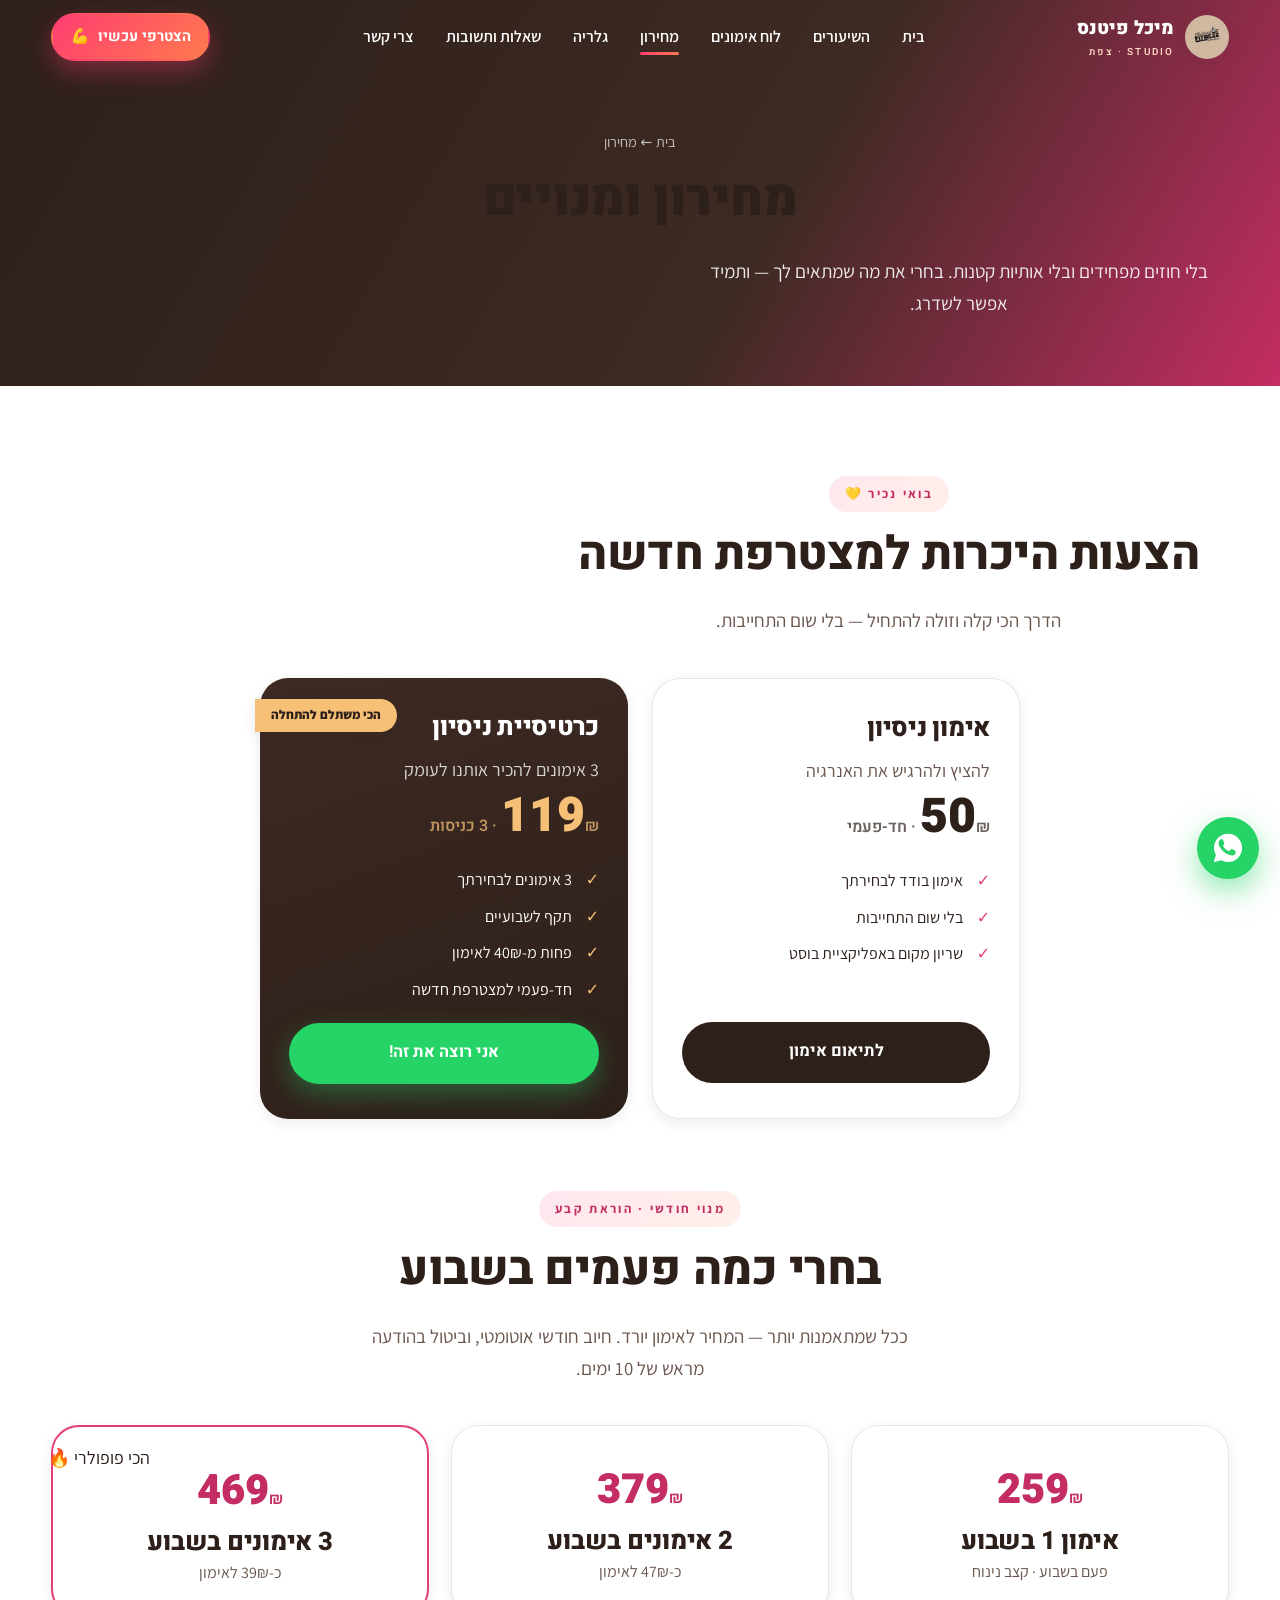
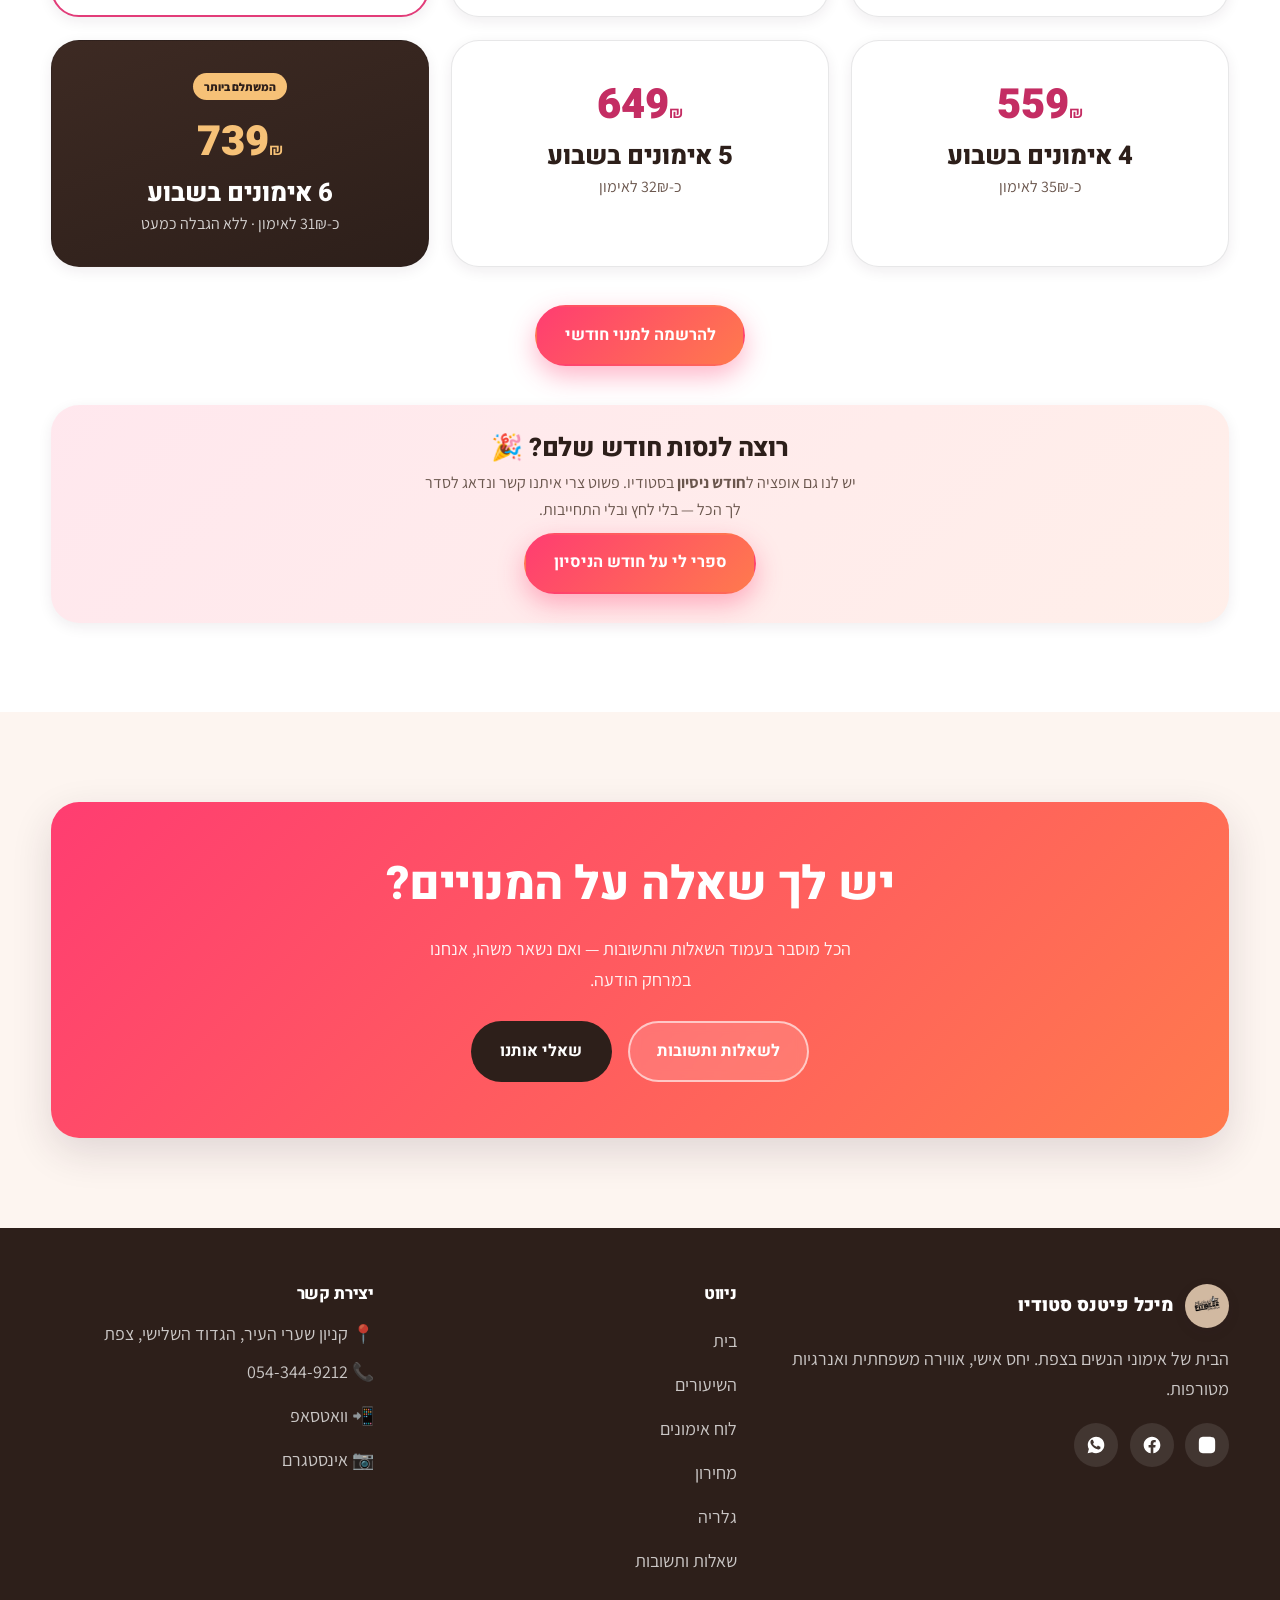
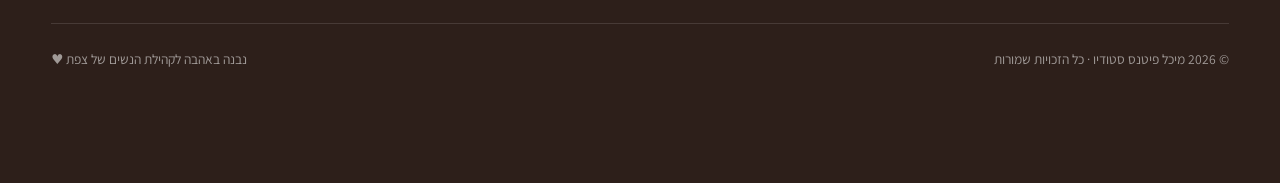
<file: pricing.html>
<!doctype html>
<html lang="he" dir="rtl">
<head>
<meta charset="utf-8">
<meta name="viewport" content="width=device-width,initial-scale=1,viewport-fit=cover">
<title>מחירון ומנויים | מיכל פיטנס סטודיו צפת</title>
<meta name="description" content="המחירון של סטודיו מיכל פיטנס בצפת: אימון ניסיון 50₪, כרטיסיית ניסיון 3 אימונים ב-119₪, ומנוי חודשי בהוראת קבע מ-259₪. בלי התחייבות מסובכת — רק כושר וכיף.">
<meta name="theme-color" content="#1c1320">
<link rel="preconnect" href="https://fonts.googleapis.com">
<link rel="preconnect" href="https://fonts.gstatic.com" crossorigin>
<link href="https://fonts.googleapis.com/css2?family=Assistant:wght@400;600;700&family=Heebo:wght@700;800;900&display=swap" rel="stylesheet">
<link rel="stylesheet" href="assets/css/style.css">
<link rel="icon" href="assets/img/logo.png">
</head>
<body>

<header class="hdr">
  <div class="wrap">
    <a href="index.html" class="brand">
      <img src="assets/img/logo.png" alt="מיכל פיטנס סטודיו">
      <span>מיכל פיטנס<span class="b-sub">Studio · צפת</span></span>
    </a>
    <nav class="nav" aria-label="ניווט ראשי">
      <a href="index.html">בית</a>
      <a href="classes.html">השיעורים</a>
      <a href="schedule.html">לוח אימונים</a>
      <a href="pricing.html" class="active">מחירון</a>
      <a href="gallery.html">גלריה</a>
      <a href="faq.html">שאלות ותשובות</a>
      <a href="contact.html">צרי קשר</a>
    </nav>
    <div class="hdr-cta">
      <a href="https://wa.me/972543449212?text=היי מיכל! אני מעוניינת לשמוע על המנויים 💪" class="btn btn-primary btn-sm" target="_blank" rel="noopener"><span class="btn-text">הצטרפי עכשיו</span> 💪</a>
      <button class="burger" aria-label="פתיחת תפריט" aria-expanded="false"><span></span><span></span><span></span></button>
    </div>
  </div>
</header>
<div class="nav-scrim"></div>

<section class="page-head">
  <div class="wrap">
    <div class="crumbs"><a href="index.html">בית</a> ← מחירון</div>
    <h1>מחירון ומנויים</h1>
    <p class="lead center">בלי חוזים מפחידים ובלי אותיות קטנות. בחרי את מה שמתאים לך — ותמיד אפשר לשדרג.</p>
  </div>
</section>

<section class="sec tint">
  <div class="wrap">

    <!-- INTRO OFFERS -->
    <div class="sec-head center reveal">
      <span class="eyebrow">בואי נכיר 💛</span>
      <h2>הצעות היכרות למצטרפת חדשה</h2>
      <p class="lead center">הדרך הכי קלה וזולה להתחיל — בלי שום התחייבות.</p>
    </div>
    <div class="price-grid intro2">
      <div class="price reveal">
        <h3>אימון ניסיון</h3>
        <p style="color:var(--ink-2);margin:0">להציץ ולהרגיש את האנרגיה</p>
        <div class="amount">50<small>₪ · חד-פעמי</small></div>
        <ul>
          <li>אימון בודד לבחירתך</li>
          <li>בלי שום התחייבות</li>
          <li>שריון מקום באפליקציית בוסט</li>
        </ul>
        <a href="https://wa.me/972543449212?text=היי מיכל! אני מעוניינת באימון ניסיון חד-פעמי (50₪) 💪" class="btn btn-dark" target="_blank" rel="noopener">לתיאום אימון</a>
      </div>

      <div class="price feat reveal d1">
        <span class="ribbon">הכי משתלם להתחלה</span>
        <h3>כרטיסיית ניסיון</h3>
        <p style="color:rgba(255,255,255,.8);margin:0">3 אימונים להכיר אותנו לעומק</p>
        <div class="amount feat-amount">119<small>₪ · 3 כניסות</small></div>
        <ul>
          <li>3 אימונים לבחירתך</li>
          <li>תקף לשבועיים</li>
          <li>פחות מ-40₪ לאימון</li>
          <li>חד-פעמי למצטרפת חדשה</li>
        </ul>
        <a href="https://wa.me/972543449212?text=היי מיכל! אני מעוניינת בכרטיסיית ניסיון – 3 אימונים ב-119₪ 💪" class="btn btn-wa" target="_blank" rel="noopener">אני רוצה את זה!</a>
      </div>
    </div>

    <!-- MONTHLY SUBSCRIPTION -->
    <div class="sec-head center reveal" style="margin:4.5rem auto 2.6rem">
      <span class="eyebrow">מנוי חודשי · הוראת קבע</span>
      <h2>בחרי כמה פעמים בשבוע</h2>
      <p class="lead center">ככל שמתאמנות יותר — המחיר לאימון יורד. חיוב חודשי אוטומטי, וביטול בהודעה מראש של 10 ימים.</p>
    </div>
    <div class="grid g-3 reveal">
      <div class="card center"><div class="amount" style="font-family:Heebo;font-weight:900;font-size:2.6rem;color:var(--rose-dk)">259<small style="font-size:1rem;font-weight:600">₪</small></div><h3 style="margin:.1rem 0">אימון 1 בשבוע</h3><p>פעם בשבוע · קצב נינוח</p></div>
      <div class="card center"><div class="amount" style="font-family:Heebo;font-weight:900;font-size:2.6rem;color:var(--rose-dk)">379<small style="font-size:1rem;font-weight:600">₪</small></div><h3 style="margin:.1rem 0">2 אימונים בשבוע</h3><p>כ-47₪ לאימון</p></div>
      <div class="card center" style="border:2px solid var(--rose);position:relative"><span class="ribbon" style="position:absolute;inset-block-start:1rem;inset-inline-end:-.3rem">הכי פופולרי 🔥</span><div class="amount" style="font-family:Heebo;font-weight:900;font-size:2.6rem;color:var(--rose-dk)">469<small style="font-size:1rem;font-weight:600">₪</small></div><h3 style="margin:.1rem 0">3 אימונים בשבוע</h3><p>כ-39₪ לאימון</p></div>
      <div class="card center"><div class="amount" style="font-family:Heebo;font-weight:900;font-size:2.6rem;color:var(--rose-dk)">559<small style="font-size:1rem;font-weight:600">₪</small></div><h3 style="margin:.1rem 0">4 אימונים בשבוע</h3><p>כ-35₪ לאימון</p></div>
      <div class="card center"><div class="amount" style="font-family:Heebo;font-weight:900;font-size:2.6rem;color:var(--rose-dk)">649<small style="font-size:1rem;font-weight:600">₪</small></div><h3 style="margin:.1rem 0">5 אימונים בשבוע</h3><p>כ-32₪ לאימון</p></div>
      <div class="card center" style="background:linear-gradient(160deg,var(--plum),var(--ink));color:#fff"><span style="display:inline-block;background:var(--gold);color:var(--ink);font-weight:800;font-size:.72rem;padding:.25rem .7rem;border-radius:999px;margin-bottom:.4rem">המשתלם ביותר</span><div class="amount" style="font-family:Heebo;font-weight:900;font-size:2.6rem;color:var(--gold)">739<small style="font-size:1rem;font-weight:600">₪</small></div><h3 style="margin:.1rem 0;color:#fff">6 אימונים בשבוע</h3><p style="color:rgba(255,255,255,.8)">כ-31₪ לאימון · ללא הגבלה כמעט</p></div>
    </div>

    <div class="center" style="margin-top:2.4rem">
      <a href="https://wa.me/972543449212?text=היי מיכל! אני מעוניינת להירשם למנוי חודשי 💪" class="btn btn-primary" target="_blank" rel="noopener">להרשמה למנוי חודשי</a>
    </div>

    <div class="card reveal" style="margin-top:2.4rem;text-align:center;background:var(--brand-soft);border:0">
      <h3>רוצה לנסות חודש שלם? 🎉</h3>
      <p style="color:var(--ink-2);max-width:55ch;margin-inline:auto">יש לנו גם אופציה ל<strong>חודש ניסיון</strong> בסטודיו. פשוט צרי איתנו קשר ונדאג לסדר לך הכל — בלי לחץ ובלי התחייבות.</p>
      <a href="https://wa.me/972543449212?text=היי מיכל! שמעתי שיש חודש ניסיון – אשמח לפרטים 🙏" class="btn btn-primary" target="_blank" rel="noopener" style="margin-top:.6rem">ספרי לי על חודש הניסיון</a>
    </div>
  </div>
</section>

<section class="sec">
  <div class="wrap">
    <div class="cta-band reveal">
      <h2>יש לך שאלה על המנויים?</h2>
      <p>הכל מוסבר בעמוד השאלות והתשובות — ואם נשאר משהו, אנחנו במרחק הודעה.</p>
      <div class="btn-row">
        <a href="faq.html" class="btn btn-ghost">לשאלות ותשובות</a>
        <a href="https://wa.me/972543449212?text=היי מיכל! יש לי שאלה על המנויים 🙏" class="btn btn-dark" target="_blank" rel="noopener">שאלי אותנו</a>
      </div>
    </div>
  </div>
</section>

<footer class="ftr">
  <div class="wrap">
    <div class="ftr-grid">
      <div>
        <div class="brand" style="display:flex;align-items:center;gap:.65rem"><img src="assets/img/logo.png" alt="" style="width:44px;height:44px;border-radius:50%"><span style="font-weight:900;font-family:Heebo">מיכל פיטנס סטודיו</span></div>
        <p>הבית של אימוני הנשים בצפת. יחס אישי, אווירה משפחתית ואנרגיות מטורפות.</p>
        <div class="socials">
          <a href="https://instagram.com/michal_fitness_studio" target="_blank" rel="noopener" aria-label="אינסטגרם"><svg viewBox="0 0 24 24"><path d="M12 2.2c3.2 0 3.58.01 4.85.07 1.17.05 1.8.25 2.23.41.56.22.96.48 1.38.9.42.42.68.82.9 1.38.16.42.36 1.06.41 2.23.06 1.27.07 1.65.07 4.85s-.01 3.58-.07 4.85c-.05 1.17-.25 1.8-.41 2.23-.22.56-.48.96-.9 1.38-.42.42-.82.68-1.38.9-.42.16-1.06.36-2.23.41-1.27.06-1.65.07-4.85.07s-3.58-.01-4.85-.07c-1.17-.05-1.8-.25-2.23-.41a3.7 3.7 0 0 1-1.38-.9 3.7 3.7 0 0 1-.9-1.38c-.16-.42-.36-1.06-.41-2.23C2.21 15.58 2.2 15.2 2.2 12s.01-3.58.07-4.85c.05-1.17.25-1.8.41-2.23.22-.56.48-.96.9-1.38.42-.42.82-.68 1.38-.9.42-.16 1.06-.36 2.23-.41C8.42 2.21 8.8 2.2 12 2.2zm0 3.06A4.94 4.94 0 1 1 7.06 12 4.94 4.94 0 0 1 12 7.06zm0 1.8A3.14 3.14 0 1 0 15.14 12 3.14 3.14 0 0 0 12 8.86zm5.16-2.99a1.15 1.15 0 1 1-1.15 1.15 1.15 1.15 0 0 1 1.15-1.15z"/></svg></a>
          <a href="https://www.facebook.com/m.r.f.077" target="_blank" rel="noopener" aria-label="פייסבוק"><svg viewBox="0 0 24 24"><path d="M22 12.06C22 6.5 17.52 2 12 2S2 6.5 2 12.06c0 5.02 3.66 9.18 8.44 9.94v-7.03H7.9v-2.91h2.54V9.85c0-2.52 1.49-3.91 3.78-3.91 1.09 0 2.24.2 2.24.2v2.47h-1.26c-1.24 0-1.63.78-1.63 1.57v1.88h2.78l-.44 2.91h-2.34V22c4.78-.76 8.44-4.92 8.44-9.94z"/></svg></a>
          <a href="https://wa.me/972543449212" target="_blank" rel="noopener" aria-label="וואטסאפ"><svg viewBox="0 0 24 24"><path d="M12.04 2C6.58 2 2.13 6.45 2.13 11.91c0 1.75.46 3.45 1.32 4.95L2 22l5.25-1.38c1.45.79 3.08 1.21 4.79 1.21h.01c5.46 0 9.91-4.45 9.91-9.91 0-2.65-1.03-5.14-2.9-7.01A9.82 9.82 0 0 0 12.04 2zm5.4 13.86c-.25.71-1.44 1.36-2 1.4-.51.04-1.16.21-3.66-.78-3.08-1.25-5.04-4.39-5.19-4.6-.15-.21-1.25-1.67-1.25-3.18 0-1.51.79-2.25 1.07-2.56.28-.31.61-.39.81-.39.2 0 .41 0 .58.01.19.01.43-.07.67.51.25.6.85 2.07.92 2.22.07.15.12.33.02.53-.1.21-.15.33-.3.51-.15.18-.31.4-.45.53-.15.15-.3.31-.13.6.17.29.76 1.25 1.63 2.02 1.12 1 2.06 1.31 2.35 1.46.29.15.46.13.63-.08.17-.21.73-.85.93-1.14.2-.29.39-.24.66-.14.27.1 1.71.81 2 .96.29.15.49.22.56.34.07.12.07.71-.18 1.42z"/></svg></a>
        </div>
      </div>
      <div>
        <h4>ניווט</h4>
        <ul>
          <li><a href="index.html">בית</a></li>
          <li><a href="classes.html">השיעורים</a></li>
          <li><a href="schedule.html">לוח אימונים</a></li>
          <li><a href="pricing.html">מחירון</a></li>
          <li><a href="gallery.html">גלריה</a></li>
          <li><a href="faq.html">שאלות ותשובות</a></li>
        </ul>
      </div>
      <div>
        <h4>יצירת קשר</h4>
        <ul>
          <li>📍 קניון שערי העיר, הגדוד השלישי, צפת</li>
          <li>📞 <a href="tel:0543449212">054-344-9212</a></li>
          <li>📲 <a href="https://wa.me/972543449212" target="_blank" rel="noopener">וואטסאפ</a></li>
          <li>📷 <a href="https://instagram.com/michal_fitness_studio" target="_blank" rel="noopener">אינסטגרם</a></li>
        </ul>
      </div>
    </div>
    <div class="ftr-bot">
      <span>© <span id="yr">2026</span> מיכל פיטנס סטודיו · כל הזכויות שמורות</span>
      <span>נבנה באהבה לקהילת הנשים של צפת ♥️</span>
    </div>
  </div>
</footer>

<a class="wa-float" href="https://wa.me/972543449212?text=היי מיכל! אני מעוניינת לשמוע פרטים 💪" target="_blank" rel="noopener" aria-label="צרי קשר בוואטסאפ">
  <svg viewBox="0 0 24 24"><path d="M12.04 2C6.58 2 2.13 6.45 2.13 11.91c0 1.75.46 3.45 1.32 4.95L2 22l5.25-1.38c1.45.79 3.08 1.21 4.79 1.21h.01c5.46 0 9.91-4.45 9.91-9.91 0-2.65-1.03-5.14-2.9-7.01A9.82 9.82 0 0 0 12.04 2zm5.4 13.86c-.25.71-1.44 1.36-2 1.4-.51.04-1.16.21-3.66-.78-3.08-1.25-5.04-4.39-5.19-4.6-.15-.21-1.25-1.67-1.25-3.18 0-1.51.79-2.25 1.07-2.56.28-.31.61-.39.81-.39.2 0 .41 0 .58.01.19.01.43-.07.67.51.25.6.85 2.07.92 2.22.07.15.12.33.02.53-.1.21-.15.33-.3.51-.15.18-.31.4-.45.53-.15.15-.3.31-.13.6.17.29.76 1.25 1.63 2.02 1.12 1 2.06 1.31 2.35 1.46.29.15.46.13.63-.08.17-.21.73-.85.93-1.14.2-.29.39-.24.66-.14.27.1 1.71.81 2 .96.29.15.49.22.56.34.07.12.07.71-.18 1.42z"/></svg>
</a>

<script src="assets/js/main.js"></script>
</body>
</html>
</file>
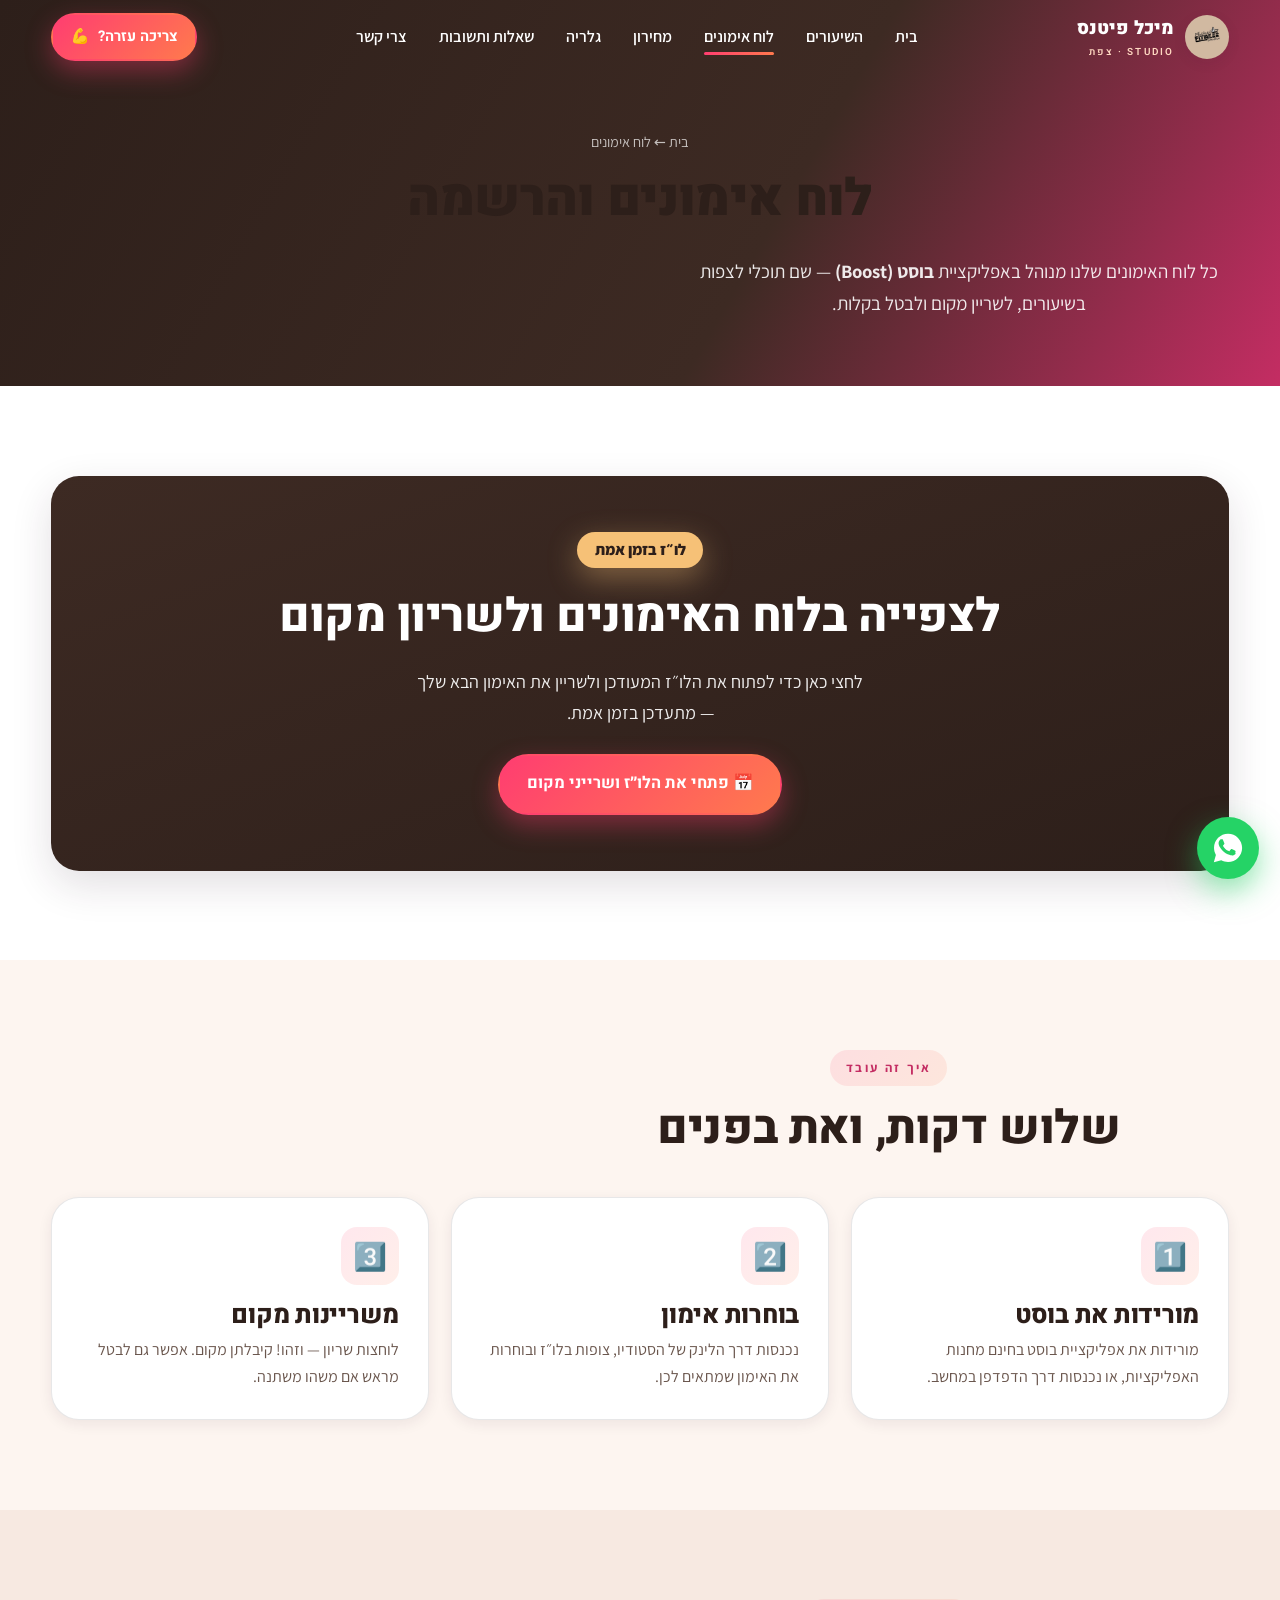
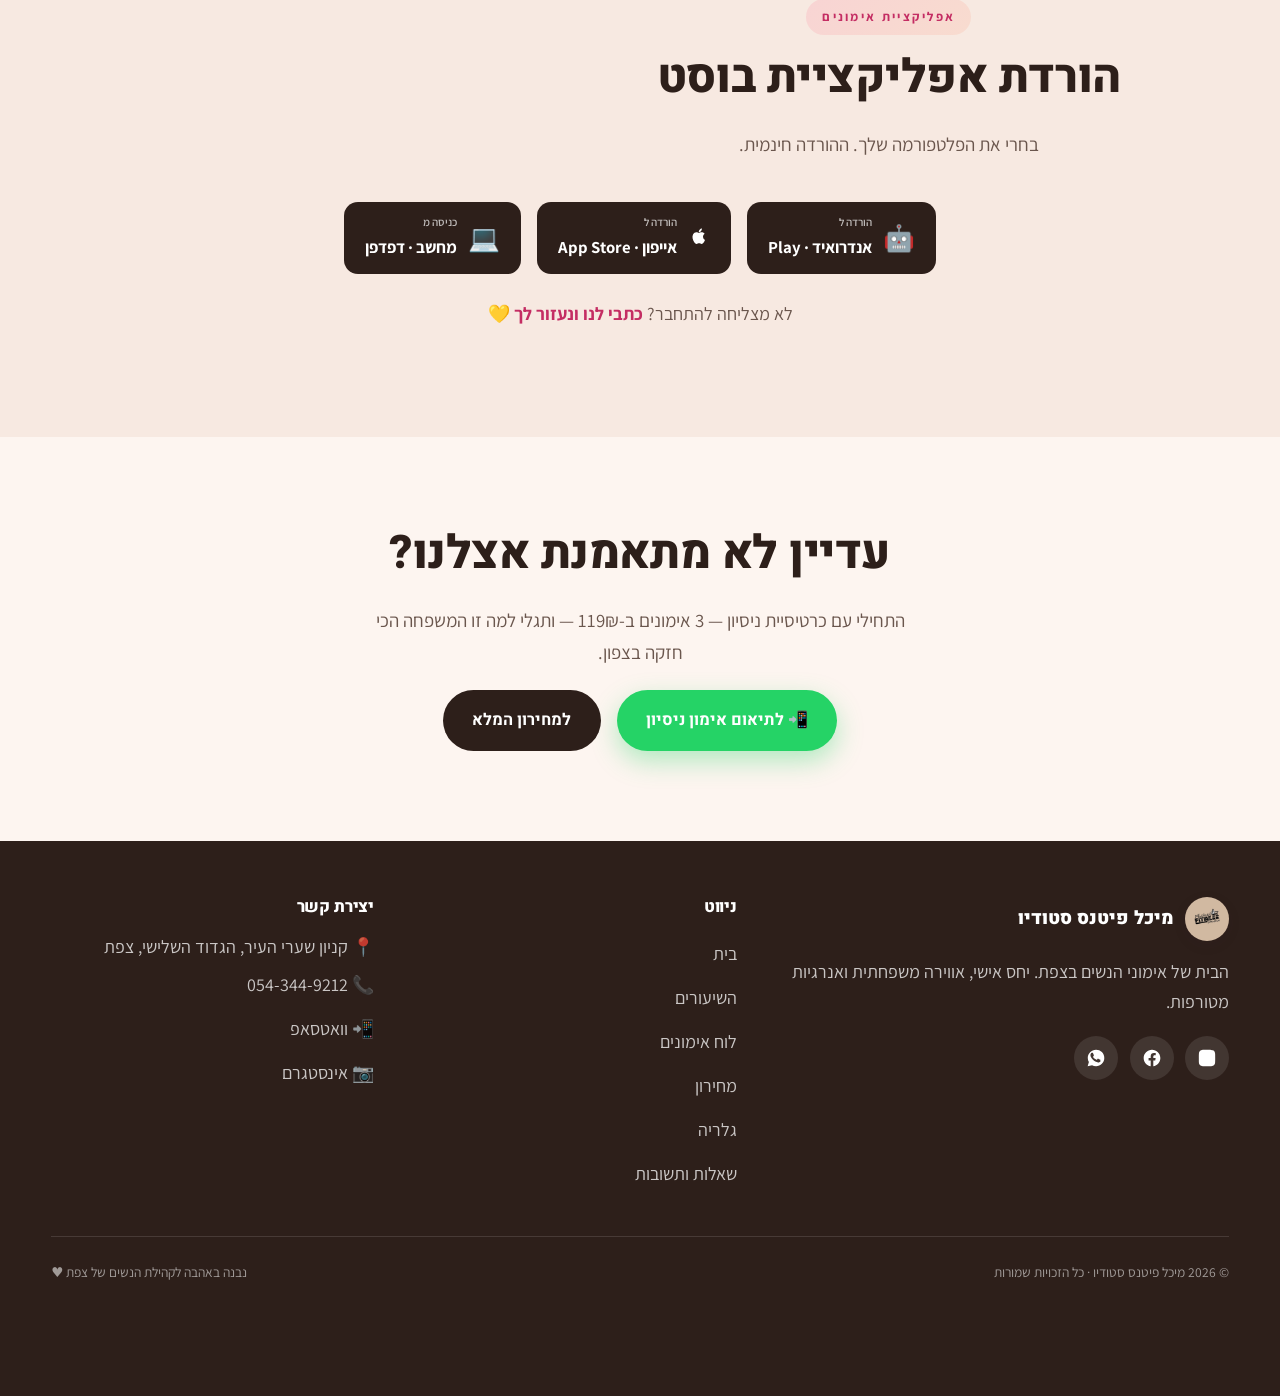
<file: schedule.html>
<!doctype html>
<html lang="he" dir="rtl">
<head>
<meta charset="utf-8">
<meta name="viewport" content="width=device-width,initial-scale=1,viewport-fit=cover">
<title>לוח אימונים והרשמה | מיכל פיטנס סטודיו צפת</title>
<meta name="description" content="צפייה בלוח האימונים של סטודיו מיכל פיטנס ושריון מקום דרך אפליקציית בוסט. הורדת האפליקציה לאנדרואיד, אייפון או דפדפן.">
<meta name="theme-color" content="#1c1320">
<link rel="preconnect" href="https://fonts.googleapis.com">
<link rel="preconnect" href="https://fonts.gstatic.com" crossorigin>
<link href="https://fonts.googleapis.com/css2?family=Assistant:wght@400;600;700&family=Heebo:wght@700;800;900&display=swap" rel="stylesheet">
<link rel="stylesheet" href="assets/css/style.css">
<link rel="icon" href="assets/img/logo.png">
</head>
<body>

<header class="hdr">
  <div class="wrap">
    <a href="index.html" class="brand">
      <img src="assets/img/logo.png" alt="מיכל פיטנס סטודיו">
      <span>מיכל פיטנס<span class="b-sub">Studio · צפת</span></span>
    </a>
    <nav class="nav" aria-label="ניווט ראשי">
      <a href="index.html">בית</a>
      <a href="classes.html">השיעורים</a>
      <a href="schedule.html" class="active">לוח אימונים</a>
      <a href="pricing.html">מחירון</a>
      <a href="gallery.html">גלריה</a>
      <a href="faq.html">שאלות ותשובות</a>
      <a href="contact.html">צרי קשר</a>
    </nav>
    <div class="hdr-cta">
      <a href="https://wa.me/972543449212?text=היי מיכל! אני צריכה עזרה עם שריון אימון 💪" class="btn btn-primary btn-sm" target="_blank" rel="noopener"><span class="btn-text">צריכה עזרה?</span> 💪</a>
      <button class="burger" aria-label="פתיחת תפריט" aria-expanded="false"><span></span><span></span><span></span></button>
    </div>
  </div>
</header>
<div class="nav-scrim"></div>

<section class="page-head">
  <div class="wrap">
    <div class="crumbs"><a href="index.html">בית</a> ← לוח אימונים</div>
    <h1>לוח אימונים והרשמה</h1>
    <p class="lead center">כל לוח האימונים שלנו מנוהל באפליקציית <strong>בוסט (Boost)</strong> — שם תוכלי לצפות בשיעורים, לשריין מקום ולבטל בקלות.</p>
  </div>
</section>

<!-- BIG SCHEDULE CTA -->
<section class="sec tint center">
  <div class="wrap">
    <div class="cta-band reveal" style="background:linear-gradient(160deg,var(--plum),var(--ink))">
      <span class="offer-chip">לו״ז בזמן אמת</span>
      <h2>לצפייה בלוח האימונים ולשריון מקום</h2>
      <p>לחצי כאן כדי לפתוח את הלו״ז המעודכן ולשריין את האימון הבא שלך — מתעדכן בזמן אמת.</p>
      <div class="btn-row">
        <a href="https://new.boostapp.co.il/online.php?CreateCode=6183e7733984c1636034419126205568134455126183e77339871" class="btn btn-primary" target="_blank" rel="noopener">📅 פתחי את הלו״ז ושרייני מקום</a>
      </div>
    </div>
  </div>
</section>

<!-- HOW TO -->
<section class="sec">
  <div class="wrap">
    <div class="sec-head center reveal">
      <span class="eyebrow">איך זה עובד</span>
      <h2>שלוש דקות, ואת בפנים</h2>
    </div>
    <div class="grid g-3">
      <div class="card reveal"><div class="ico">1️⃣</div><h3>מורידות את בוסט</h3><p>מורידות את אפליקציית בוסט בחינם מחנות האפליקציות, או נכנסות דרך הדפדפן במחשב.</p></div>
      <div class="card reveal d1"><div class="ico">2️⃣</div><h3>בוחרות אימון</h3><p>נכנסות דרך הלינק של הסטודיו, צופות בלו״ז ובוחרות את האימון שמתאים לכן.</p></div>
      <div class="card reveal d2"><div class="ico">3️⃣</div><h3>משריינות מקום</h3><p>לוחצות שריון — וזהו! קיבלתן מקום. אפשר גם לבטל מראש אם משהו משתנה.</p></div>
    </div>
  </div>
</section>

<!-- APP DOWNLOAD -->
<section class="sec tint-2">
  <div class="wrap">
    <div class="sec-head center reveal">
      <span class="eyebrow">אפליקציית אימונים</span>
      <h2>הורדת אפליקציית בוסט</h2>
      <p class="lead center">בחרי את הפלטפורמה שלך. ההורדה חינמית.</p>
    </div>
    <div class="app-row reveal" style="justify-content:center">
      <a class="app-btn" href="https://play.google.com/store/apps/details?id=com.connect_computer.boostnew" target="_blank" rel="noopener"><span class="em">🤖</span><span><small>הורדה ל</small><b>אנדרואיד · Play</b></span></a>
      <a class="app-btn" href="https://apps.apple.com/us/app/boost/id1479519489" target="_blank" rel="noopener"><span class="em"><svg viewBox="0 0 24 24" width="22" height="22" fill="currentColor" aria-hidden="true"><path d="M16.36 12.78c-.02-2.12 1.73-3.14 1.81-3.19-.99-1.45-2.53-1.65-3.08-1.67-1.31-.13-2.56.77-3.22.77-.66 0-1.69-.75-2.78-.73-1.43.02-2.75.83-3.49 2.11-1.49 2.58-.38 6.39 1.07 8.48.71 1.02 1.55 2.17 2.66 2.13 1.07-.04 1.47-.69 2.76-.69 1.29 0 1.65.69 2.78.67 1.15-.02 1.87-1.04 2.57-2.07.81-1.19 1.14-2.34 1.16-2.4-.03-.01-2.22-.85-2.24-3.38zM14.3 6.6c.59-.72.99-1.71.88-2.7-.85.03-1.88.57-2.49 1.28-.55.63-1.03 1.64-.9 2.61.95.07 1.92-.48 2.51-1.19z"/></svg></span><span><small>הורדה ל</small><b>אייפון · App Store</b></span></a>
      <a class="app-btn" href="https://app.boostapp.co.il/indexnew.php" target="_blank" rel="noopener"><span class="em">💻</span><span><small>כניסה מ</small><b>מחשב · דפדפן</b></span></a>
    </div>
    <p class="center" style="margin-top:1.6rem;color:var(--ink-2)">לא מצליחה להתחבר? <a href="https://wa.me/972543449212?text=היי מיכל! אני צריכה עזרה עם אפליקציית בוסט 🙏" target="_blank" rel="noopener" style="color:var(--rose-dk);font-weight:700">כתבי לנו ונעזור לך</a> 💛</p>
  </div>
</section>

<section class="sec">
  <div class="wrap center">
    <div class="reveal">
      <h2>עדיין לא מתאמנת אצלנו?</h2>
      <p class="lead center">התחילי עם כרטיסיית ניסיון — 3 אימונים ב-119₪ — ותגלי למה זו המשפחה הכי חזקה בצפון.</p>
      <div class="hero-cta" style="justify-content:center;margin-top:1.4rem">
        <a href="https://wa.me/972543449212?text=היי מיכל! אני מעוניינת בכרטיסיית ניסיון – 3 אימונים 💪" class="btn btn-wa" target="_blank" rel="noopener">📲 לתיאום אימון ניסיון</a>
        <a href="pricing.html" class="btn btn-dark">למחירון המלא</a>
      </div>
    </div>
  </div>
</section>

<footer class="ftr">
  <div class="wrap">
    <div class="ftr-grid">
      <div>
        <div class="brand" style="display:flex;align-items:center;gap:.65rem"><img src="assets/img/logo.png" alt="" style="width:44px;height:44px;border-radius:50%"><span style="font-weight:900;font-family:Heebo">מיכל פיטנס סטודיו</span></div>
        <p>הבית של אימוני הנשים בצפת. יחס אישי, אווירה משפחתית ואנרגיות מטורפות.</p>
        <div class="socials">
          <a href="https://instagram.com/michal_fitness_studio" target="_blank" rel="noopener" aria-label="אינסטגרם"><svg viewBox="0 0 24 24"><path d="M12 2.2c3.2 0 3.58.01 4.85.07 1.17.05 1.8.25 2.23.41.56.22.96.48 1.38.9.42.42.68.82.9 1.38.16.42.36 1.06.41 2.23.06 1.27.07 1.65.07 4.85s-.01 3.58-.07 4.85c-.05 1.17-.25 1.8-.41 2.23-.22.56-.48.96-.9 1.38-.42.42-.82.68-1.38.9-.42.16-1.06.36-2.23.41-1.27.06-1.65.07-4.85.07s-3.58-.01-4.85-.07c-1.17-.05-1.8-.25-2.23-.41a3.7 3.7 0 0 1-1.38-.9 3.7 3.7 0 0 1-.9-1.38c-.16-.42-.36-1.06-.41-2.23C2.21 15.58 2.2 15.2 2.2 12s.01-3.58.07-4.85c.05-1.17.25-1.8.41-2.23.22-.56.48-.96.9-1.38.42-.42.82-.68 1.38-.9.42-.16 1.06-.36 2.23-.41C8.42 2.21 8.8 2.2 12 2.2zm0 3.06A4.94 4.94 0 1 1 7.06 12 4.94 4.94 0 0 1 12 7.06zm0 1.8A3.14 3.14 0 1 0 15.14 12 3.14 3.14 0 0 0 12 8.86zm5.16-2.99a1.15 1.15 0 1 1-1.15 1.15 1.15 1.15 0 0 1 1.15-1.15z"/></svg></a>
          <a href="https://www.facebook.com/m.r.f.077" target="_blank" rel="noopener" aria-label="פייסבוק"><svg viewBox="0 0 24 24"><path d="M22 12.06C22 6.5 17.52 2 12 2S2 6.5 2 12.06c0 5.02 3.66 9.18 8.44 9.94v-7.03H7.9v-2.91h2.54V9.85c0-2.52 1.49-3.91 3.78-3.91 1.09 0 2.24.2 2.24.2v2.47h-1.26c-1.24 0-1.63.78-1.63 1.57v1.88h2.78l-.44 2.91h-2.34V22c4.78-.76 8.44-4.92 8.44-9.94z"/></svg></a>
          <a href="https://wa.me/972543449212" target="_blank" rel="noopener" aria-label="וואטסאפ"><svg viewBox="0 0 24 24"><path d="M12.04 2C6.58 2 2.13 6.45 2.13 11.91c0 1.75.46 3.45 1.32 4.95L2 22l5.25-1.38c1.45.79 3.08 1.21 4.79 1.21h.01c5.46 0 9.91-4.45 9.91-9.91 0-2.65-1.03-5.14-2.9-7.01A9.82 9.82 0 0 0 12.04 2zm5.4 13.86c-.25.71-1.44 1.36-2 1.4-.51.04-1.16.21-3.66-.78-3.08-1.25-5.04-4.39-5.19-4.6-.15-.21-1.25-1.67-1.25-3.18 0-1.51.79-2.25 1.07-2.56.28-.31.61-.39.81-.39.2 0 .41 0 .58.01.19.01.43-.07.67.51.25.6.85 2.07.92 2.22.07.15.12.33.02.53-.1.21-.15.33-.3.51-.15.18-.31.4-.45.53-.15.15-.3.31-.13.6.17.29.76 1.25 1.63 2.02 1.12 1 2.06 1.31 2.35 1.46.29.15.46.13.63-.08.17-.21.73-.85.93-1.14.2-.29.39-.24.66-.14.27.1 1.71.81 2 .96.29.15.49.22.56.34.07.12.07.71-.18 1.42z"/></svg></a>
        </div>
      </div>
      <div>
        <h4>ניווט</h4>
        <ul>
          <li><a href="index.html">בית</a></li>
          <li><a href="classes.html">השיעורים</a></li>
          <li><a href="schedule.html">לוח אימונים</a></li>
          <li><a href="pricing.html">מחירון</a></li>
          <li><a href="gallery.html">גלריה</a></li>
          <li><a href="faq.html">שאלות ותשובות</a></li>
        </ul>
      </div>
      <div>
        <h4>יצירת קשר</h4>
        <ul>
          <li>📍 קניון שערי העיר, הגדוד השלישי, צפת</li>
          <li>📞 <a href="tel:0543449212">054-344-9212</a></li>
          <li>📲 <a href="https://wa.me/972543449212" target="_blank" rel="noopener">וואטסאפ</a></li>
          <li>📷 <a href="https://instagram.com/michal_fitness_studio" target="_blank" rel="noopener">אינסטגרם</a></li>
        </ul>
      </div>
    </div>
    <div class="ftr-bot">
      <span>© <span id="yr">2026</span> מיכל פיטנס סטודיו · כל הזכויות שמורות</span>
      <span>נבנה באהבה לקהילת הנשים של צפת ♥️</span>
    </div>
  </div>
</footer>

<a class="wa-float" href="https://wa.me/972543449212?text=היי מיכל! אני מעוניינת לשמוע פרטים 💪" target="_blank" rel="noopener" aria-label="צרי קשר בוואטסאפ">
  <svg viewBox="0 0 24 24"><path d="M12.04 2C6.58 2 2.13 6.45 2.13 11.91c0 1.75.46 3.45 1.32 4.95L2 22l5.25-1.38c1.45.79 3.08 1.21 4.79 1.21h.01c5.46 0 9.91-4.45 9.91-9.91 0-2.65-1.03-5.14-2.9-7.01A9.82 9.82 0 0 0 12.04 2zm5.4 13.86c-.25.71-1.44 1.36-2 1.4-.51.04-1.16.21-3.66-.78-3.08-1.25-5.04-4.39-5.19-4.6-.15-.21-1.25-1.67-1.25-3.18 0-1.51.79-2.25 1.07-2.56.28-.31.61-.39.81-.39.2 0 .41 0 .58.01.19.01.43-.07.67.51.25.6.85 2.07.92 2.22.07.15.12.33.02.53-.1.21-.15.33-.3.51-.15.18-.31.4-.45.53-.15.15-.3.31-.13.6.17.29.76 1.25 1.63 2.02 1.12 1 2.06 1.31 2.35 1.46.29.15.46.13.63-.08.17-.21.73-.85.93-1.14.2-.29.39-.24.66-.14.27.1 1.71.81 2 .96.29.15.49.22.56.34.07.12.07.71-.18 1.42z"/></svg>
</a>

<script src="assets/js/main.js"></script>
</body>
</html>
</file>
<file: assets/css/style.css>
/* ===========================================================
   MICHAL FITNESS STUDIO — design system
   Hebrew / RTL · mobile-first · warm-energetic feminine
   =========================================================== */

:root{
  --ink:#2d1f1a;          /* brand espresso brown (text + dark sections) */
  --ink-2:#6a564d;        /* muted warm text */
  --plum:#3d2a23;
  --rose:#e23c79;         /* brand pink */
  --rose-dk:#c42d63;
  --coral:#ff7a4d;        /* warm coral */
  --gold:#f6c177;         /* warm gold accent */
  --cream:#fdf5f0;        /* page background */
  --cream-2:#f7e9e1;
  --white:#ffffff;
  --line:rgba(28,19,32,.10);
  --brand:linear-gradient(135deg,#ff3d71 0%,#ff7a4d 100%);
  --brand-soft:linear-gradient(135deg,rgba(255,61,113,.12),rgba(255,122,77,.12));
  --shadow-sm:0 4px 14px rgba(52,26,48,.08);
  --shadow:0 14px 40px rgba(52,26,48,.14);
  --shadow-lg:0 30px 70px rgba(52,26,48,.22);
  --radius:18px;
  --radius-lg:28px;
  --wrap:1180px;
  --header-h:74px;
  --ease:cubic-bezier(.22,.61,.36,1);
}

*,*::before,*::after{box-sizing:border-box}
html{scroll-behavior:smooth;-webkit-text-size-adjust:100%}
body{
  margin:0;font-family:"Assistant","Heebo",system-ui,sans-serif;
  background:var(--cream);color:var(--ink);
  line-height:1.7;font-size:18px;font-weight:400;
  overflow-x:hidden;
}
h1,h2,h3,h4{font-family:"Heebo","Assistant",sans-serif;line-height:1.15;
  margin:0 0 .5em;font-weight:800;letter-spacing:-.01em;color:var(--ink)}
h1{font-size:clamp(2.3rem,6vw,4.2rem);font-weight:900}
h2{font-size:clamp(1.8rem,4vw,2.9rem)}
h3{font-size:clamp(1.25rem,2.5vw,1.6rem)}
p{margin:0 0 1em}
a{color:inherit;text-decoration:none}
img{max-width:100%;display:block}
ul{margin:0;padding:0;list-style:none}
section{position:relative}

.wrap{width:min(var(--wrap),92%);margin-inline:auto}
.center{text-align:center}
.eyebrow{display:inline-flex;align-items:center;gap:.5rem;
  font-weight:700;font-size:.8rem;letter-spacing:.18em;text-transform:uppercase;
  color:var(--rose-dk);background:var(--brand-soft);
  padding:.45rem 1rem;border-radius:999px;margin-bottom:1rem}
.lead{font-size:1.18rem;color:var(--ink-2);max-width:60ch}
.center .lead{margin-inline:auto}
.grad-text{background:var(--brand);-webkit-background-clip:text;background-clip:text;color:transparent}

/* ---------- buttons ---------- */
.btn{display:inline-flex;align-items:center;justify-content:center;gap:.55rem;
  font-family:"Heebo",sans-serif;font-weight:700;font-size:1.02rem;
  padding:.92rem 1.7rem;border-radius:999px;border:2px solid transparent;
  cursor:pointer;transition:transform .25s var(--ease),box-shadow .25s var(--ease),background .25s;
  white-space:nowrap}
.btn:active{transform:scale(.97)}
.btn-primary{background:var(--brand);color:#fff;box-shadow:0 10px 26px rgba(255,61,113,.38)}
.btn-primary:hover{transform:translateY(-3px);box-shadow:0 16px 36px rgba(255,61,113,.5)}
.btn-ghost{background:rgba(255,255,255,.14);color:#fff;border-color:rgba(255,255,255,.6);backdrop-filter:blur(6px)}
.btn-ghost:hover{background:#fff;color:var(--ink);transform:translateY(-3px)}
.btn-dark{background:var(--ink);color:#fff}
.btn-dark:hover{transform:translateY(-3px);box-shadow:var(--shadow)}
.btn-wa{background:#25d366;color:#fff;box-shadow:0 10px 26px rgba(37,211,102,.35)}
.btn-wa:hover{transform:translateY(-3px);box-shadow:0 16px 36px rgba(37,211,102,.5)}
.btn-sm{padding:.6rem 1.1rem;font-size:.92rem}

/* ---------- header ---------- */
.hdr{position:fixed;inset-block-start:0;inset-inline:0;z-index:100;height:var(--header-h);
  display:flex;align-items:center;transition:background .3s,box-shadow .3s,backdrop-filter .3s}
.hdr.scrolled{background:rgba(253,245,240,.92);backdrop-filter:blur(14px);box-shadow:0 2px 20px rgba(52,26,48,.08)}
.hdr .wrap{display:flex;align-items:center;justify-content:space-between;width:min(var(--wrap),92%)}
.brand{display:flex;align-items:center;gap:.65rem;font-weight:900;font-family:"Heebo";font-size:1.15rem}
.brand img{width:44px;height:44px;border-radius:50%;object-fit:cover;box-shadow:var(--shadow-sm)}
.brand .b-sub{display:block;font-size:.62rem;letter-spacing:.22em;font-weight:600;color:var(--rose-dk);text-transform:uppercase}
.hdr:not(.scrolled) .brand,.hdr:not(.scrolled) .nav a{color:#fff}
.hdr:not(.scrolled) .brand .b-sub{color:#ffd9c2}
.nav{display:flex;align-items:center;gap:.3rem}
.nav a{font-weight:600;padding:.55rem .85rem;border-radius:999px;font-size:1rem;transition:color .2s,background .2s;position:relative}
.nav a:hover{background:rgba(255,61,113,.12);color:var(--rose-dk)}
.nav a.active{color:var(--rose-dk)}
.nav a.active::after{content:"";position:absolute;inset-inline:.85rem;inset-block-end:.28rem;height:3px;border-radius:3px;background:var(--brand)}
.hdr-cta{display:flex;align-items:center;gap:.6rem}
.burger{display:none;flex-direction:column;align-items:center;justify-content:center;gap:5px;min-width:44px;min-height:44px;background:none;border:0;cursor:pointer;padding:.4rem;touch-action:manipulation}
.burger span{width:26px;height:3px;border-radius:3px;background:currentColor;transition:.3s}
.hdr:not(.scrolled) .burger{color:#fff}.hdr.scrolled .burger{color:var(--ink)}

@media(max-width:920px){
  .nav{position:fixed;inset-block-start:0;inset-inline-end:0;height:100dvh;width:min(82%,340px);
    flex-direction:column;justify-content:center;gap:.4rem;
    background:var(--ink);padding:calc(2rem + env(safe-area-inset-top,0px)) 2rem calc(2rem + env(safe-area-inset-bottom,0px));
    transform:translateX(-110%);visibility:hidden;
    transition:transform .4s var(--ease),visibility 0s linear .4s;box-shadow:var(--shadow-lg);z-index:120}
  body.nav-open .nav{transform:translateX(0);visibility:visible;
    transition:transform .4s var(--ease),visibility 0s}
  .nav a{color:#fff!important;font-size:1.3rem;width:100%;text-align:center}
  .nav a.active::after{display:none}
  .nav a.active{background:rgba(255,61,113,.2)}
  .burger{display:flex;z-index:130}
  body.nav-open .burger{color:#fff}
  body.nav-open .burger span:nth-child(1){transform:translateY(8px) rotate(45deg)}
  body.nav-open .burger span:nth-child(2){opacity:0}
  body.nav-open .burger span:nth-child(3){transform:translateY(-8px) rotate(-45deg)}
  .hdr-cta .btn-text{display:none}
  .nav-scrim{position:fixed;inset:0;background:rgba(0,0,0,.5);opacity:0;visibility:hidden;
    transition:.3s;z-index:110}
  body.nav-open .nav-scrim{opacity:1;visibility:visible}
}

/* ---------- hero ---------- */
.hero{min-height:100svh;display:flex;align-items:center;color:#fff;
  padding-block:calc(var(--header-h) + 2rem) 3rem;position:relative;overflow:hidden}
.hero::before{content:"";position:absolute;inset:0;
  background:linear-gradient(115deg,rgba(28,19,32,.9) 0%,rgba(52,26,48,.78) 40%,rgba(224,40,98,.45) 100%);z-index:1}
.hero-bg{position:absolute;inset:0;object-fit:cover;width:100%;height:100%;z-index:0;
  animation:slowZoom 18s ease-in-out infinite alternate}
@keyframes slowZoom{from{transform:scale(1)}to{transform:scale(1.12)}}
.hero .wrap{position:relative;z-index:2;max-width:780px}
.hero h1{margin-bottom:.3em;text-shadow:0 4px 30px rgba(0,0,0,.3)}
.hero .lead{color:rgba(255,255,255,.92);font-size:1.3rem;max-width:54ch}
.hero-cta{display:flex;flex-wrap:wrap;gap:1rem;margin-top:2rem}
.hero-stats{display:flex;gap:2.4rem;margin-top:2.8rem;flex-wrap:wrap}
.hero-stats .num{font-family:"Heebo";font-weight:900;font-size:2.1rem;line-height:1}
.hero-stats .lbl{font-size:.9rem;color:rgba(255,255,255,.8)}
.offer-chip{display:inline-flex;align-items:center;gap:.6rem;background:var(--gold);color:var(--ink);
  font-weight:800;padding:.5rem 1.1rem;border-radius:999px;font-size:.98rem;margin-bottom:1.4rem;
  box-shadow:0 10px 30px rgba(246,193,119,.4)}
.scroll-ind{position:absolute;inset-block-end:1.4rem;inset-inline-start:50%;transform:translateX(-50%);z-index:2;
  color:#fff;opacity:.8;animation:bob 2s infinite}
@keyframes bob{0%,100%{transform:translate(-50%,0)}50%{transform:translate(-50%,10px)}}

/* ---------- page header (inner pages) ---------- */
.page-head{padding-block:calc(var(--header-h) + 3.5rem) 3rem;color:#fff;text-align:center;position:relative;overflow:hidden}
.page-head::before{content:"";position:absolute;inset:0;background:linear-gradient(120deg,var(--ink),var(--plum) 60%,var(--rose-dk));z-index:0}
.page-head .wrap{position:relative;z-index:1}
.page-head h1{font-size:clamp(2rem,5vw,3.2rem)}
.page-head .lead{color:rgba(255,255,255,.9)}
.crumbs{font-size:.9rem;color:rgba(255,255,255,.7);margin-bottom:1rem}
.crumbs a:hover{color:#fff}

/* ---------- generic section ---------- */
.sec{padding-block:clamp(3.5rem,7vw,6rem)}
.sec-head{max-width:680px;margin-block-end:2.6rem}
.sec.center .sec-head{margin-inline:auto}
.tint{background:var(--white)}
.tint-2{background:var(--cream-2)}
.dark{background:var(--ink);color:#fff}
.dark h1,.dark h2,.dark h3{color:#fff}
.dark .lead{color:rgba(255,255,255,.82)}

/* ---------- cards / grids ---------- */
.grid{display:grid;gap:1.4rem}
.g-2{grid-template-columns:repeat(2,1fr)}
.g-3{grid-template-columns:repeat(3,1fr)}
.g-4{grid-template-columns:repeat(4,1fr)}
@media(max-width:900px){.g-3,.g-4{grid-template-columns:repeat(2,1fr)}}
@media(max-width:560px){.g-2,.g-3,.g-4{grid-template-columns:1fr}}

.card{background:var(--white);border-radius:var(--radius-lg);padding:1.8rem;box-shadow:var(--shadow-sm);
  border:1px solid var(--line);transition:transform .3s var(--ease),box-shadow .3s}
.card:hover{transform:translateY(-6px);box-shadow:var(--shadow)}
.card .ico{width:58px;height:58px;border-radius:16px;display:grid;place-items:center;
  background:var(--brand-soft);font-size:1.7rem;margin-bottom:1rem}
.card h3{margin-bottom:.35rem}
.card p{color:var(--ink-2);margin:0;font-size:1rem}

/* class card with image */
.class-card{position:relative;border-radius:var(--radius-lg);overflow:hidden;min-height:300px;
  display:flex;align-items:flex-end;color:#fff;box-shadow:var(--shadow-sm);
  transition:transform .35s var(--ease),box-shadow .35s}
.class-card img{position:absolute;inset:0;width:100%;height:100%;object-fit:cover;transition:transform .6s var(--ease)}
.class-card::after{content:"";position:absolute;inset:0;background:linear-gradient(to top,rgba(28,19,32,.92) 5%,rgba(28,19,32,.25) 60%,transparent)}
.class-card:hover{transform:translateY(-6px);box-shadow:var(--shadow-lg)}
.class-card:hover img{transform:scale(1.08)}
.class-card .cc-body{position:relative;z-index:1;padding:1.5rem}
.class-card .tag{display:inline-block;background:var(--brand);font-size:.72rem;font-weight:700;
  letter-spacing:.1em;text-transform:uppercase;padding:.3rem .75rem;border-radius:999px;margin-bottom:.6rem}
.class-card h3{color:#fff;margin-bottom:.25rem}
.class-card p{color:rgba(255,255,255,.85);font-size:.96rem;margin:0}

/* ---------- split / about ---------- */
.split{display:grid;grid-template-columns:1.05fr .95fr;gap:clamp(2rem,5vw,4rem);align-items:center}
@media(max-width:860px){.split{grid-template-columns:1fr}}
.media-stack{position:relative}
.media-stack img{border-radius:var(--radius-lg);box-shadow:var(--shadow)}
.media-stack .float{position:absolute;background:#fff;border-radius:var(--radius);box-shadow:var(--shadow);
  padding:1rem 1.3rem;display:flex;align-items:center;gap:.7rem;font-weight:700}
.media-stack .float .big{font-family:"Heebo";font-weight:900;font-size:1.7rem;line-height:1;color:var(--rose-dk)}
.media-stack .float.bl{inset-block-end:-1.2rem;inset-inline-start:-1rem}
.tick{padding-inline-start:0}
.tick li{position:relative;padding-inline-start:2rem;margin-bottom:.7rem;color:var(--ink-2)}
.tick li::before{content:"✓";position:absolute;inset-inline-start:0;color:#fff;background:var(--brand);
  width:1.35rem;height:1.35rem;border-radius:50%;display:grid;place-items:center;font-size:.8rem;font-weight:800;inset-block-start:.35rem}

/* ---------- pricing ---------- */
.price-grid{display:grid;grid-template-columns:repeat(3,1fr);gap:1.5rem;align-items:stretch}
@media(max-width:900px){.price-grid{grid-template-columns:1fr}}
.price{background:#fff;border-radius:var(--radius-lg);padding:2.2rem 1.8rem;border:1px solid var(--line);
  box-shadow:var(--shadow-sm);display:flex;flex-direction:column;position:relative;transition:transform .3s}
.price:hover{transform:translateY(-6px);box-shadow:var(--shadow)}
.price.feat{background:linear-gradient(160deg,var(--plum),var(--ink));color:#fff;border:0;transform:scale(1.03)}
.price.feat:hover{transform:scale(1.03) translateY(-6px)}
.price.feat h3{color:#fff}
.price .ribbon{position:absolute;inset-block-start:1.3rem;inset-inline-end:-.3rem;background:var(--gold);color:var(--ink);
  font-weight:800;font-size:.8rem;padding:.35rem 1rem;border-radius:999px 0 0 999px;box-shadow:var(--shadow-sm)}
.price .amount{font-family:"Heebo";font-weight:900;font-size:3rem;line-height:1;margin:.4rem 0}
.price .amount small{font-size:1rem;font-weight:600;color:inherit;opacity:.7}
.price .feat-amount{color:var(--gold)}
.price ul{margin:1.2rem 0;display:flex;flex-direction:column;gap:.6rem}
.price ul li{padding-inline-start:1.7rem;position:relative;font-size:1rem}
.price ul li::before{content:"✓";position:absolute;inset-inline-start:0;color:var(--rose);font-weight:800}
.price.feat ul li::before{color:var(--gold)}
.price .btn{margin-top:auto}

/* ---------- testimonials ---------- */
.reviews-scroll{display:flex;gap:1.2rem;overflow-x:auto;padding:.5rem .2rem 1.5rem;scroll-snap-type:x mandatory;-webkit-overflow-scrolling:touch}
.reviews-scroll::-webkit-scrollbar{height:8px}
.reviews-scroll::-webkit-scrollbar-thumb{background:var(--rose);border-radius:8px}
.review{flex:0 0 auto;width:min(300px,80vw);scroll-snap-align:center;background:#fff;border-radius:var(--radius);
  box-shadow:var(--shadow-sm);overflow:hidden;border:1px solid var(--line)}
.review img{width:100%;height:auto;display:block}
.review.text-rev{padding:1.6rem}
.review.text-rev .stars{color:var(--gold);font-size:1.1rem;margin-bottom:.5rem}
.review.text-rev p{font-size:1.02rem;color:var(--ink)}
.review.text-rev .who{font-weight:700;color:var(--rose-dk);font-size:.95rem;margin-top:.6rem}

/* ---------- gallery ---------- */
.masonry{columns:4 220px;column-gap:1rem}
@media(max-width:560px){.masonry{columns:2 140px;column-gap:.6rem}}
.masonry a{display:block;margin-bottom:1rem;border-radius:14px;overflow:hidden;box-shadow:var(--shadow-sm);break-inside:avoid}
.masonry img{transition:transform .5s var(--ease)}
.masonry a:hover img{transform:scale(1.07)}

/* lightbox */
.lb{position:fixed;inset:0;background:rgba(15,8,16,.94);display:none;align-items:center;justify-content:center;z-index:200;padding:4vw}
.lb.open{display:flex}
.lb img{max-width:92vw;max-height:88vh;border-radius:12px;box-shadow:var(--shadow-lg)}
.lb-close{position:absolute;inset-block-start:1.2rem;inset-inline-end:1.4rem;color:#fff;font-size:2.4rem;cursor:pointer;line-height:1;background:none;border:0}

/* ---------- FAQ ---------- */
.faq{max-width:780px;margin-inline:auto}
.qa{background:#fff;border:1px solid var(--line);border-radius:16px;margin-bottom:.9rem;overflow:hidden;box-shadow:var(--shadow-sm)}
.qa-q{width:100%;text-align:start;background:none;border:0;cursor:pointer;font-family:"Heebo";font-weight:700;
  font-size:1.1rem;color:var(--ink);padding:1.15rem 1.4rem;display:flex;justify-content:space-between;align-items:center;gap:1rem}
.qa-q .pm{flex:0 0 auto;width:28px;height:28px;border-radius:50%;background:var(--brand-soft);color:var(--rose-dk);
  display:grid;place-items:center;font-size:1.3rem;transition:transform .3s}
.qa.open .qa-q .pm{transform:rotate(45deg)}
.qa-a{max-height:0;overflow:hidden;transition:max-height .35s var(--ease)}
.qa-a p{padding:0 1.4rem 1.3rem;margin:0;color:var(--ink-2)}

/* ---------- CTA band ---------- */
.cta-band{background:var(--brand);color:#fff;border-radius:var(--radius-lg);padding:clamp(2.2rem,5vw,3.5rem);
  text-align:center;box-shadow:var(--shadow);position:relative;overflow:hidden}
.cta-band h2{color:#fff}
.cta-band p{color:rgba(255,255,255,.92);max-width:50ch;margin-inline:auto}
.cta-band .btn-row{display:flex;gap:1rem;justify-content:center;flex-wrap:wrap;margin-top:1.6rem}

/* ---------- contact / info ---------- */
.info-grid{display:grid;grid-template-columns:repeat(3,1fr);gap:1.2rem}
@media(max-width:760px){.info-grid{grid-template-columns:1fr}}
.info{background:#fff;border-radius:var(--radius);padding:1.6rem;box-shadow:var(--shadow-sm);border:1px solid var(--line);text-align:center}
.info .ico{font-size:1.8rem;margin-bottom:.5rem}
.info h3{font-size:1.15rem;margin-bottom:.3rem}
.info a{color:var(--rose-dk);font-weight:700}
.map-wrap{border-radius:var(--radius-lg);overflow:hidden;box-shadow:var(--shadow);border:1px solid var(--line)}
.map-wrap iframe{display:block;width:100%;height:clamp(260px,45vh,420px);border:0}

/* app buttons */
.app-row{display:flex;gap:1rem;flex-wrap:wrap;margin-top:1.2rem}
.app-btn{display:flex;align-items:center;gap:.7rem;background:var(--ink);color:#fff;padding:.7rem 1.3rem;border-radius:14px;
  font-weight:600;transition:transform .25s}
.app-btn:hover{transform:translateY(-3px)}
.app-btn .em{font-size:1.6rem}
.app-btn small{display:block;font-size:.7rem;opacity:.7}
.app-btn b{font-size:1.05rem}

/* ---------- footer ---------- */
.ftr{background:var(--ink);color:rgba(255,255,255,.75);padding-block:3.5rem 2rem}
.ftr-grid{display:grid;grid-template-columns:1.4fr 1fr 1fr;gap:2.5rem;margin-bottom:2.5rem}
@media(max-width:760px){.ftr-grid{grid-template-columns:1fr;gap:1.8rem}}
.ftr h4{color:#fff;font-size:1.05rem;margin-bottom:1rem}
.ftr a{color:rgba(255,255,255,.75);transition:color .2s}
.ftr a:hover{color:var(--rose)}
.ftr li{margin-bottom:.5rem}
.ftr .brand{color:#fff;margin-bottom:1rem}
.socials{display:flex;gap:.7rem;margin-top:1rem}
.socials a{width:42px;height:42px;border-radius:50%;display:grid;place-items:center;background:rgba(255,255,255,.1);transition:.25s}
.socials a:hover{background:var(--brand);transform:translateY(-3px)}
.socials svg{width:20px;height:20px;fill:#fff}
.ftr-bot{border-top:1px solid rgba(255,255,255,.12);padding-top:1.5rem;display:flex;justify-content:space-between;
  flex-wrap:wrap;gap:.5rem;font-size:.85rem;color:rgba(255,255,255,.55)}

/* ---------- floating WhatsApp ---------- */
.wa-float{position:fixed;inset-block-end:1.3rem;inset-inline-start:1.3rem;z-index:90;
  width:62px;height:62px;border-radius:50%;background:#25d366;display:grid;place-items:center;
  box-shadow:0 12px 30px rgba(37,211,102,.5);transition:transform .25s;animation:pulse 2.6s infinite}
.wa-float:hover{transform:scale(1.1)}
.wa-float svg{width:34px;height:34px;fill:#fff}
@keyframes pulse{0%{box-shadow:0 12px 30px rgba(37,211,102,.5),0 0 0 0 rgba(37,211,102,.5)}
  70%{box-shadow:0 12px 30px rgba(37,211,102,.5),0 0 0 16px rgba(37,211,102,0)}
  100%{box-shadow:0 12px 30px rgba(37,211,102,.5),0 0 0 0 rgba(37,211,102,0)}}

/* ---------- reveal animation ---------- */
.reveal{opacity:0;transform:translateY(30px);transition:opacity .7s var(--ease),transform .7s var(--ease)}
.reveal.in{opacity:1;transform:none}
.reveal.d1{transition-delay:.08s}.reveal.d2{transition-delay:.16s}.reveal.d3{transition-delay:.24s}.reveal.d4{transition-delay:.32s}
@media(prefers-reduced-motion:reduce){
  *,*::before,*::after{animation-duration:.001ms!important;animation-iteration-count:1!important;
    transition-duration:.001ms!important;scroll-behavior:auto!important}
  .reveal{opacity:1;transform:none}
  .hero-bg,.wa-float,.scroll-ind{animation:none}
  .btn:hover,.card:hover,.class-card:hover,.price:hover,.app-btn:hover,.socials a:hover{transform:none}
  .class-card:hover img,.masonry a:hover img{transform:none}
}

/* ===========================================================
   MOBILE / RTL POLISH (audit pass) — overrides
   =========================================================== */

/* keyboard focus ring (was missing entirely) */
:where(a,button,.btn,.qa-q,.nav a,.socials a,.app-btn,.wa-float,.lb-close,.burger):focus-visible{
  outline:3px solid var(--rose);outline-offset:3px;border-radius:8px}
.hero a:focus-visible,.dark a:focus-visible,.nav a:focus-visible,.wa-float:focus-visible,
.lb-close:focus-visible,.ftr a:focus-visible{outline-color:#fff;outline-offset:3px}

/* tap-target sizing (>=44px) */
.socials a{width:44px;height:44px}
.ftr li{margin-bottom:0}
.ftr ul a{display:inline-block;min-height:44px;line-height:44px}
.scroll-ind{display:grid;place-items:center;min-width:44px;min-height:44px}
.lb-close{display:grid;place-items:center;min-width:48px;min-height:48px;
  inset-block-start:calc(1rem + env(safe-area-inset-top,0px));inset-inline-end:1rem;
  background:rgba(0,0,0,.4);border-radius:50%;font-size:2.2rem}
.btn,.burger,.qa-q,.nav a,.wa-float,.app-btn,.socials a,.scroll-ind,.lb-close{touch-action:manipulation}

/* floating WhatsApp: safe-area + footer clearance */
.wa-float{inset-block-end:calc(1.3rem + env(safe-area-inset-bottom,0px));
  inset-inline-start:calc(1.3rem + env(safe-area-inset-left,0px))}
.ftr{padding-block:3.5rem calc(2rem + 80px)}

/* hero offer-chip: graceful wrap on narrow phones */
.offer-chip{max-width:100%;border-radius:18px;line-height:1.3;text-align:center}
@media(max-width:380px){.offer-chip{font-size:.86rem;padding:.5rem .9rem}}

/* pricing: reset featured scale on mobile + logical ribbon radius */
@media(max-width:900px){
  .price.feat{transform:none}
  .price.feat:hover{transform:translateY(-6px)}
}
.price .ribbon{border-start-start-radius:999px;border-end-start-radius:999px;
  border-start-end-radius:0;border-end-end-radius:0}
@media(max-width:560px){.price .ribbon{inset-inline-end:0}}

/* pricing intro (2 cards): responsive without inline override */
.price-grid.intro2{grid-template-columns:repeat(2,1fr);max-width:760px;margin-inline:auto}
@media(max-width:560px){.price-grid.intro2{grid-template-columns:1fr}}

/* intermediate breakpoints for content-heavy grids
   (range-bound so the <=560 phone rules below still win) */
@media(min-width:561px) and (max-width:820px){.masonry{columns:3 160px;column-gap:.7rem}}
@media(min-width:561px) and (max-width:720px){.g-2{grid-template-columns:1fr}}

/* long-token wrap safety (RTL) */
.lead,.qa-a p,.ftr li{overflow-wrap:anywhere}

/* readable secondary text on small screens */
@media(max-width:560px){
  .review.text-rev .who{font-size:1rem}
  .ftr-bot{font-size:.95rem}
}
</file>
